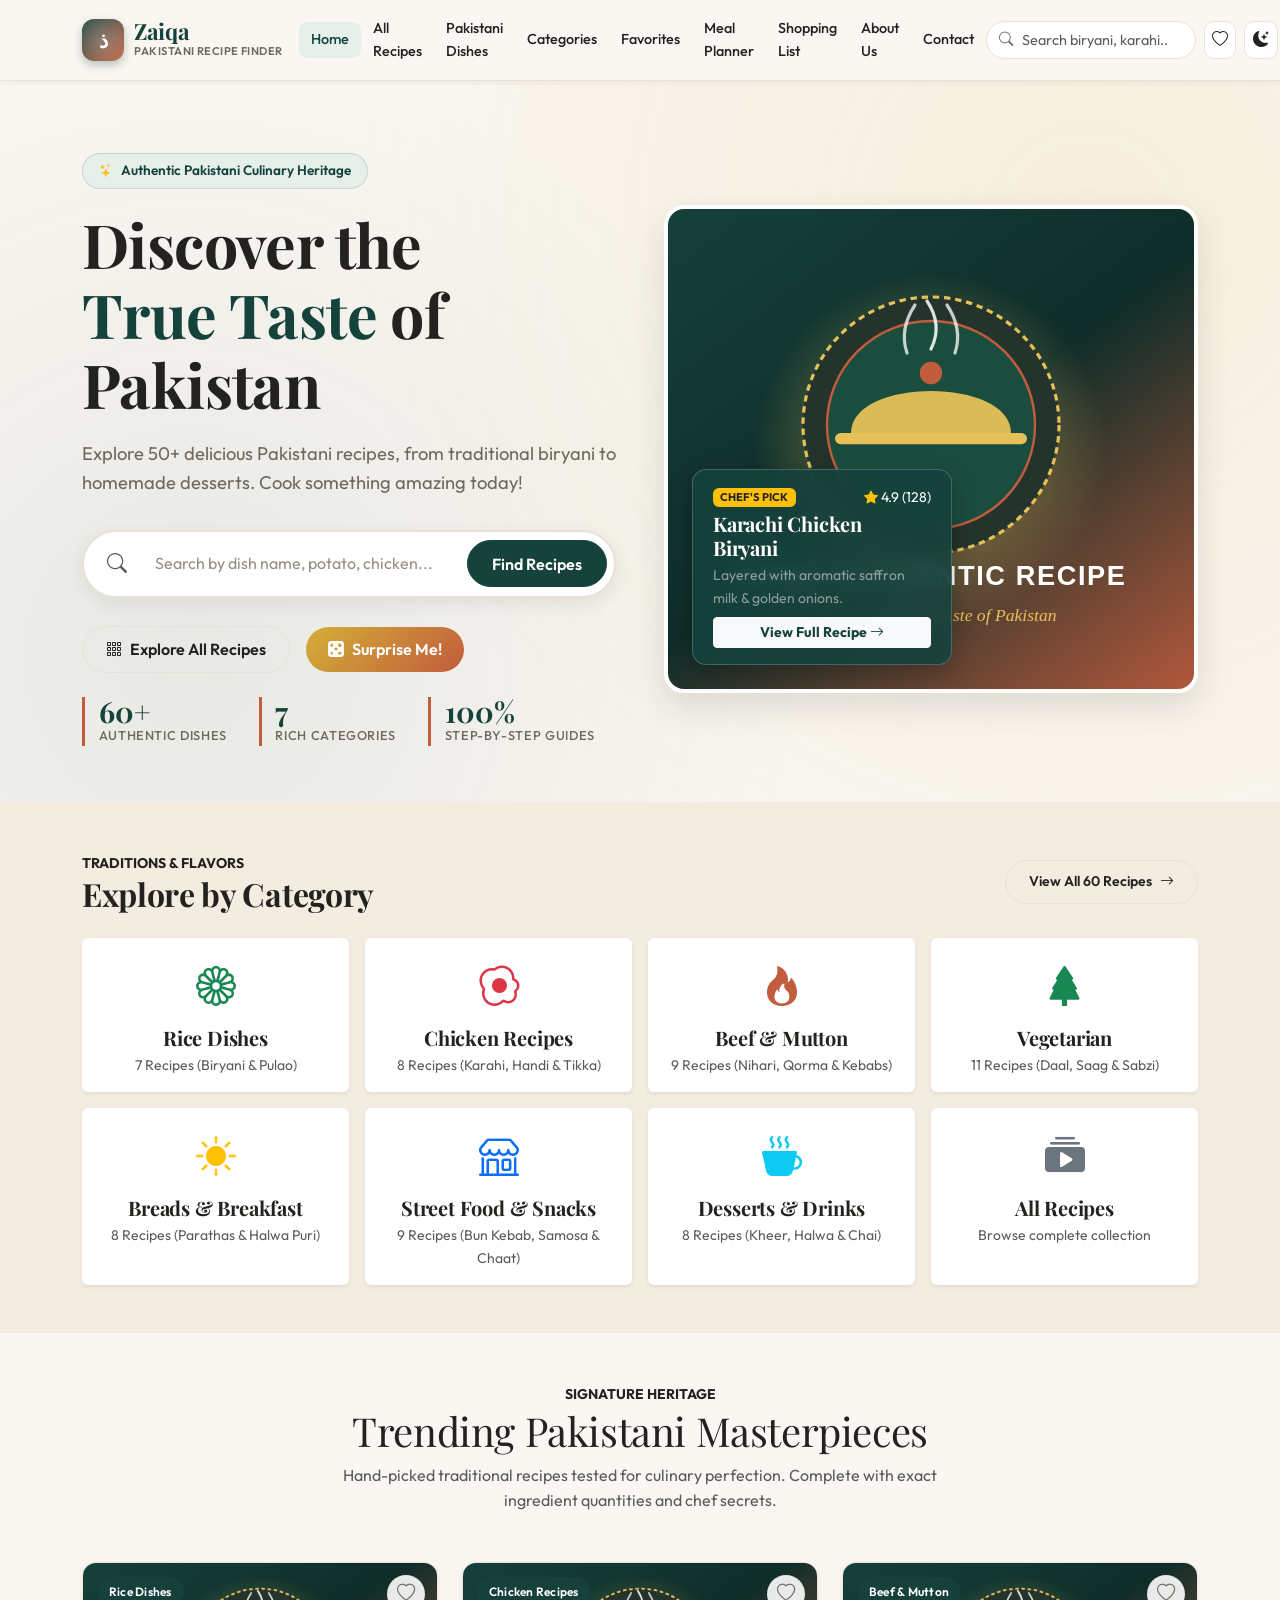
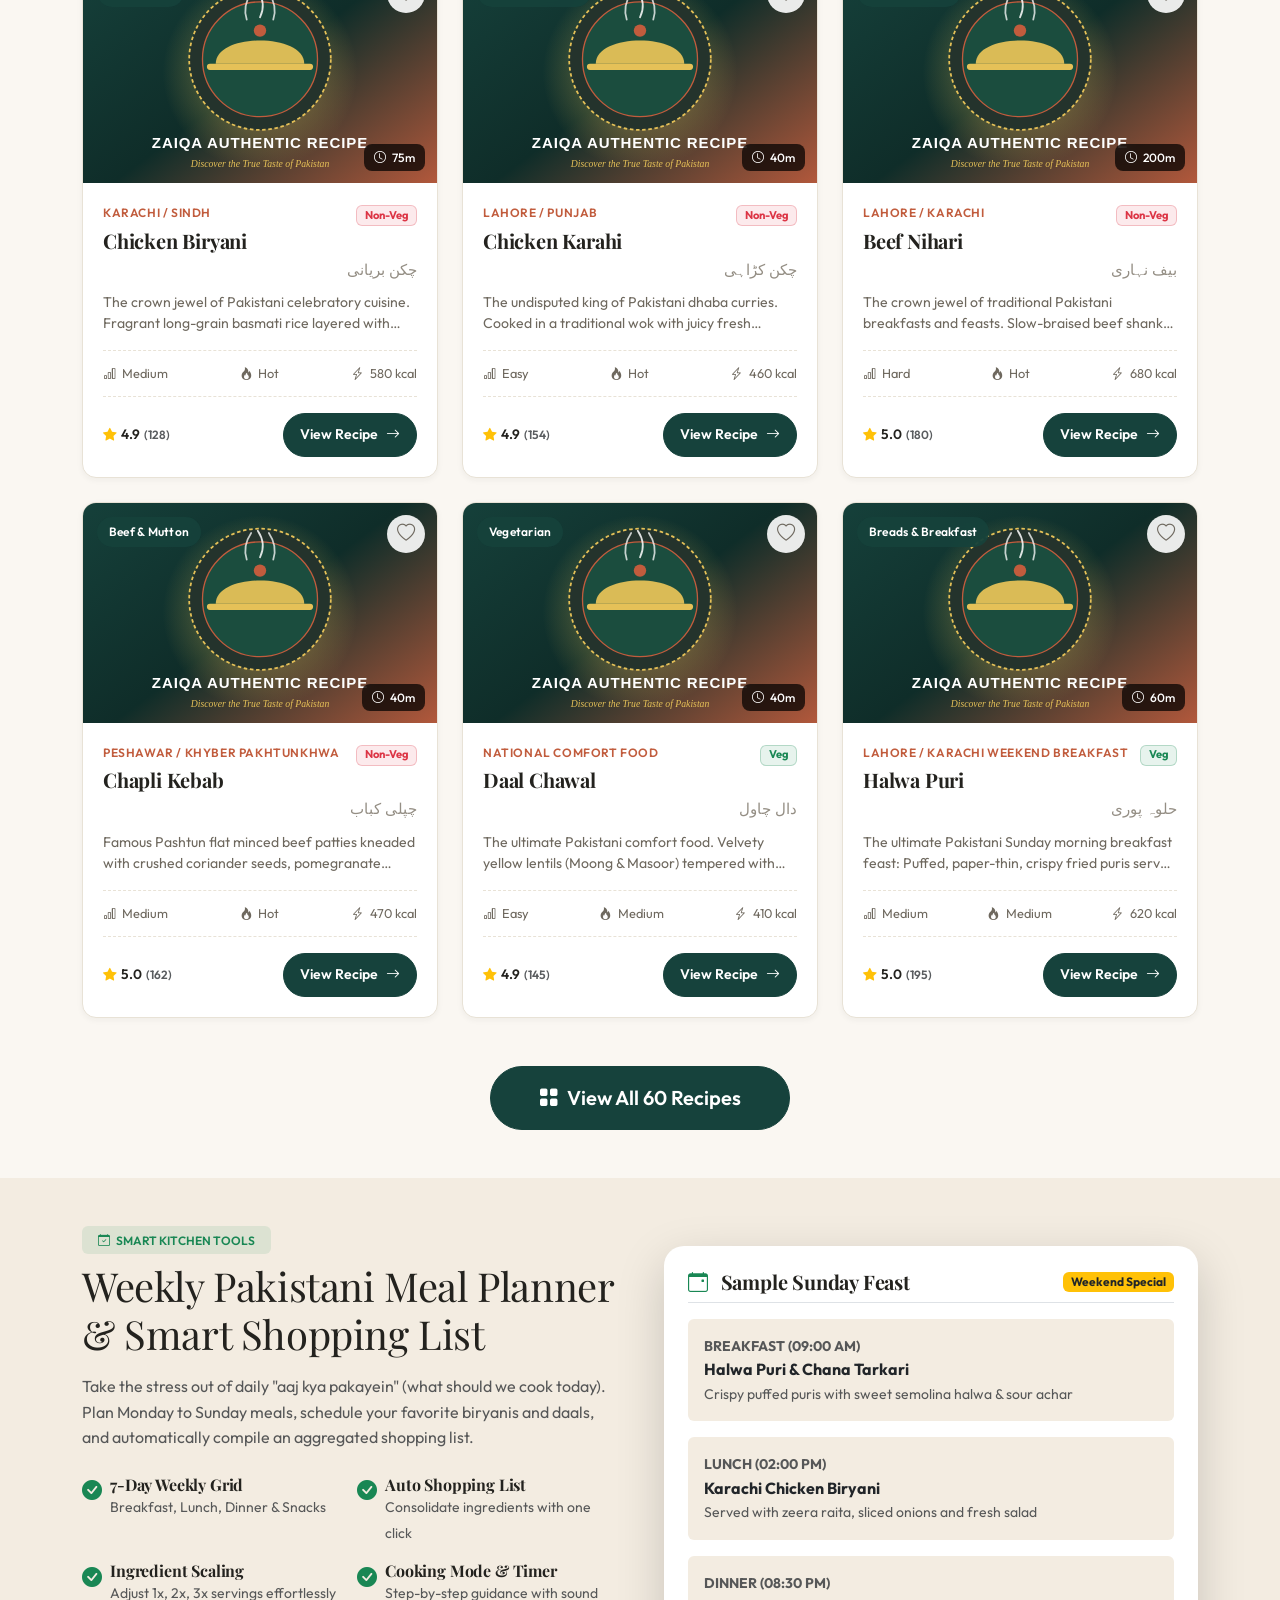
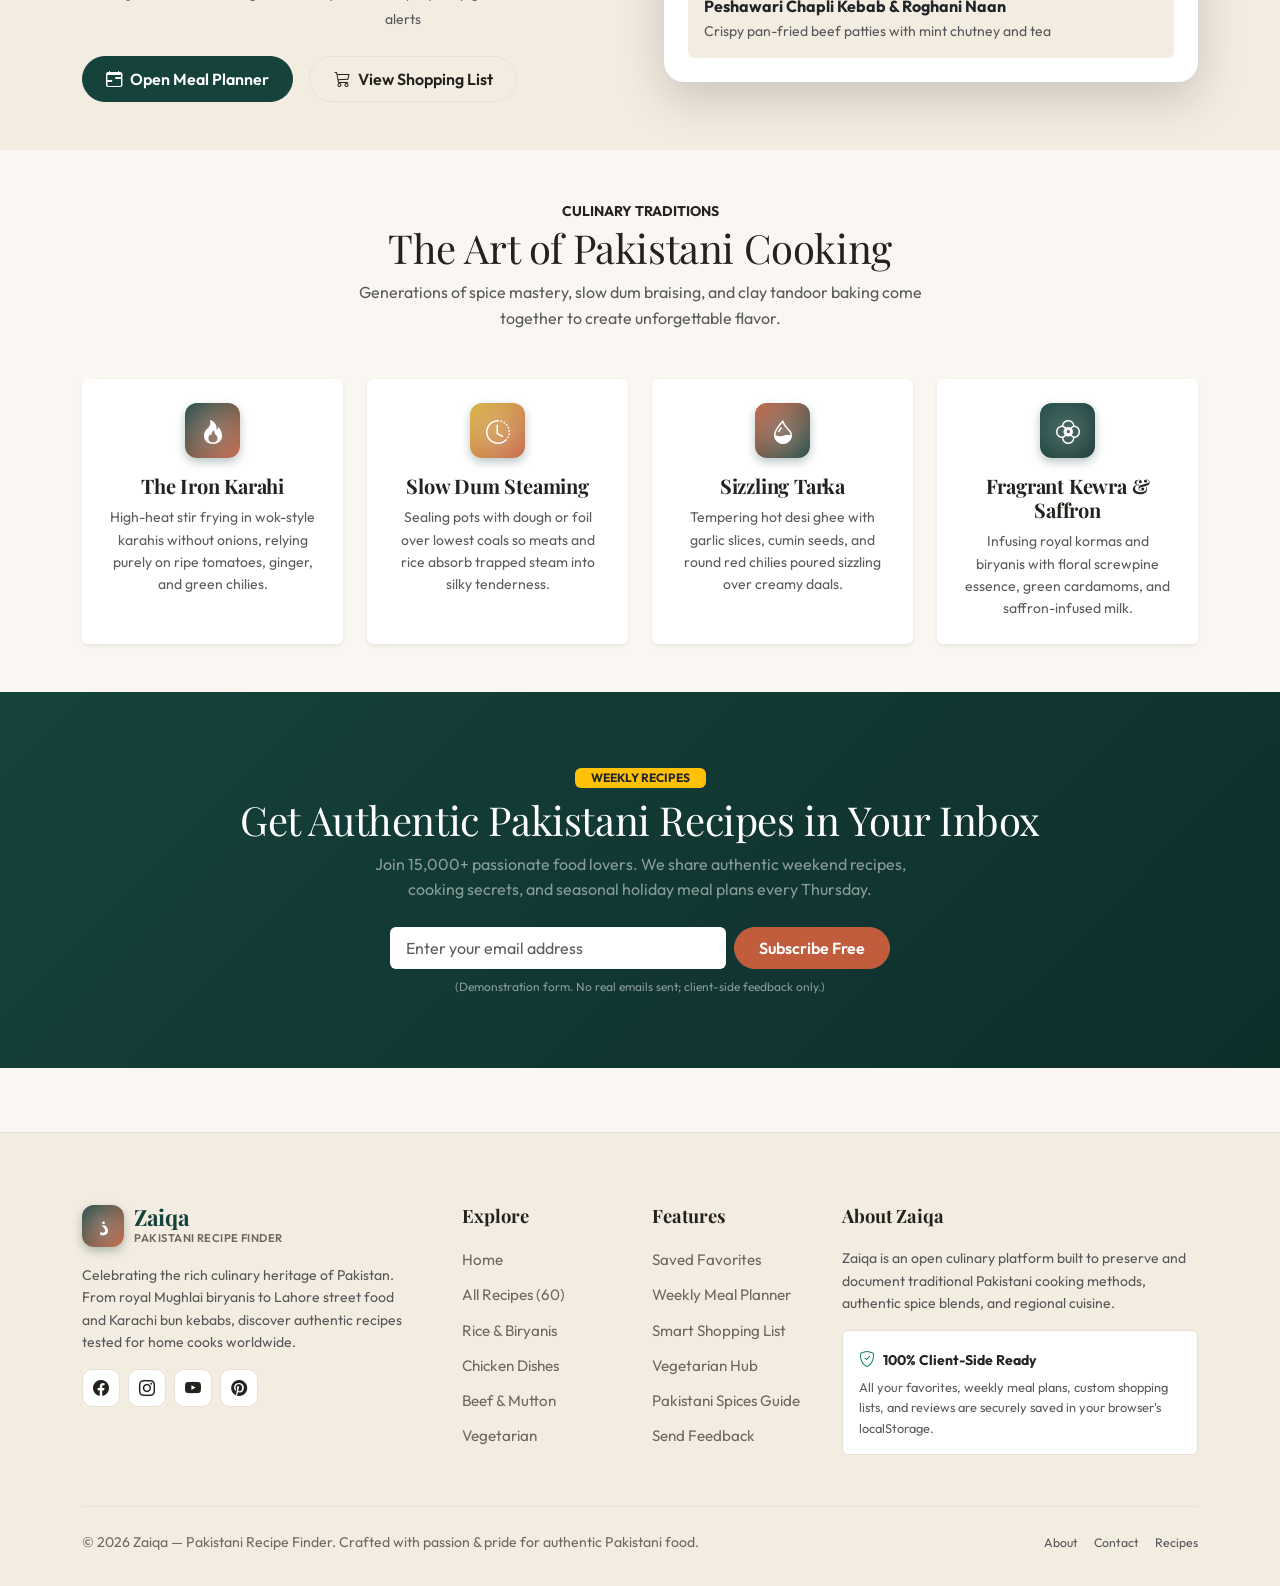
<file: index.html>
<!DOCTYPE html>
<html lang="en" data-bs-theme="light">
<head>
  <meta charset="UTF-8">
  <meta name="viewport" content="width=device-width, initial-scale=1.0">
  <title>Zaiqa — Pakistani Recipe Finder | Discover Authentic Pakistani Cuisine</title>
  <meta name="description" content="Discover 60+ authentic Pakistani recipes with step-by-step cooking instructions, ingredient scaling, weekly meal planning, and smart shopping lists.">
  <meta name="keywords" content="Pakistani recipes, Biryani, Karahi, Nihari, Halwa Puri, Pakistani food, desi cooking, meal planner">

  <!-- Favicon -->
  <link rel="icon" href="images/placeholder.svg" type="image/svg+xml">

  <!-- Bootstrap 5 CSS -->
  <link href="https://cdn.jsdelivr.net/npm/bootstrap@5.3.3/dist/css/bootstrap.min.css" rel="stylesheet">
  <!-- Bootstrap Icons -->
  <link href="https://cdn.jsdelivr.net/npm/bootstrap-icons@1.11.3/font/bootstrap-icons.min.css" rel="stylesheet">
  <!-- Custom Stylesheet -->
  <link href="css/style.css" rel="stylesheet">
</head>
<body>

  <!-- ==========================================
       Sticky Navigation Bar
       ========================================== -->
  <nav class="navbar navbar-expand-lg sticky-top navbar-zaiqa" id="mainNavbar">
    <div class="container">
      <a class="navbar-brand navbar-brand-wrapper" href="index.html" aria-label="Zaiqa Homepage">
        <div class="brand-emblem">ذ</div>
        <div>
          <span class="brand-title">Zaiqa</span>
          <span class="brand-subtitle d-none d-sm-block">Pakistani Recipe Finder</span>
        </div>
      </a>

      <!-- Mobile actions -->
      <div class="d-flex align-items-center gap-2 d-lg-none">
        <a href="favorites.html" class="nav-action-btn" title="Saved Favorites" aria-label="Favorites">
          <i class="bi bi-heart"></i>
          <span class="nav-badge favorites-count-badge" style="display: none;">0</span>
        </a>
        <button type="button" class="nav-action-btn theme-toggle-btn" title="Toggle Dark/Light Mode" aria-label="Toggle Theme">
          <i class="bi bi-moon-stars-fill theme-icon"></i>
        </button>
        <button class="navbar-toggler border-0 shadow-none p-1" type="button" data-bs-toggle="collapse" data-bs-target="#navbarContent" aria-controls="navbarContent" aria-expanded="false" aria-label="Toggle navigation">
          <i class="bi bi-list fs-2"></i>
        </button>
      </div>

      <!-- Nav Links & Search -->
      <div class="collapse navbar-collapse" id="navbarContent">
        <ul class="navbar-nav mx-auto mb-2 mb-lg-0 align-items-lg-center">
          <li class="nav-item">
            <a class="nav-link active" href="index.html">Home</a>
          </li>
          <li class="nav-item">
            <a class="nav-link" href="recipes.html">All Recipes</a>
          </li>
          <li class="nav-item">
            <a class="nav-link" href="recipes.html?category=Rice+Dishes">Pakistani Dishes</a>
          </li>
          <li class="nav-item">
            <a class="nav-link" href="recipes.html#categoriesSection">Categories</a>
          </li>
          <li class="nav-item">
            <a class="nav-link" href="favorites.html">Favorites</a>
          </li>
          <li class="nav-item">
            <a class="nav-link" href="meal-planner.html">Meal Planner</a>
          </li>
          <li class="nav-item">
            <a class="nav-link" href="shopping-list.html">Shopping List</a>
          </li>
          <li class="nav-item">
            <a class="nav-link" href="about.html">About Us</a>
          </li>
          <li class="nav-item">
            <a class="nav-link" href="contact.html">Contact</a>
          </li>
        </ul>

        <!-- Desktop Search & Action Icons -->
        <div class="d-none d-lg-flex align-items-center gap-2">
          <form class="global-search-form nav-search-form" action="recipes.html" method="GET">
            <i class="bi bi-search nav-search-icon"></i>
            <input type="search" class="form-control nav-search-input" name="search" placeholder="Search biryani, karahi..." aria-label="Search recipes">
          </form>

          <a href="favorites.html" class="nav-action-btn" title="Saved Favorites" aria-label="View Favorites">
            <i class="bi bi-heart"></i>
            <span class="nav-badge favorites-count-badge" style="display: none;">0</span>
          </a>

          <button type="button" class="nav-action-btn theme-toggle-btn" title="Toggle Dark/Light Mode" aria-label="Toggle Theme">
            <i class="bi bi-moon-stars-fill theme-icon"></i>
          </button>
        </div>
      </div>
    </div>
  </nav>

  <!-- ==========================================
       Homepage Hero Section
       ========================================== -->
  <header class="hero-section">
    <div class="container">
      <div class="row align-items-center g-5">
        <div class="col-lg-6">
          <div class="hero-badge">
            <i class="bi bi-stars text-warning"></i> Authentic Pakistani Culinary Heritage
          </div>
          <h1 class="hero-title">
            Discover the <span class="highlight">True Taste</span> of Pakistan
          </h1>
          <p class="hero-subtitle">
            Explore 50+ delicious Pakistani recipes, from traditional biryani to homemade desserts. Cook something amazing today!
          </p>

          <!-- Search Input in Hero -->
          <form class="hero-search-wrapper global-search-form" action="recipes.html" method="GET">
            <i class="bi bi-search fs-5 text-muted ms-3"></i>
            <input type="text" class="hero-search-input" name="search" placeholder="Search by dish name, potato, chicken..." aria-label="Search recipes">
            <button type="submit" class="btn btn-primary-zaiqa px-4">Find Recipes</button>
          </form>

          <!-- Action buttons -->
          <div class="d-flex flex-wrap align-items-center gap-3">
            <a href="recipes.html" class="btn btn-outline-zaiqa">
              <i class="bi bi-grid-3x3-gap"></i> Explore All Recipes
            </a>
            <button type="button" class="btn btn-surprise" onclick="triggerSurpriseRecipe()">
              <i class="bi bi-dice-5-fill"></i> Surprise Me!
            </button>
          </div>

          <!-- Statistics -->
          <div class="hero-stats">
            <div class="hero-stat-item">
              <div class="hero-stat-number">60+</div>
              <div class="hero-stat-label">Authentic Dishes</div>
            </div>
            <div class="hero-stat-item">
              <div class="hero-stat-number">7</div>
              <div class="hero-stat-label">Rich Categories</div>
            </div>
            <div class="hero-stat-item">
              <div class="hero-stat-number">100%</div>
              <div class="hero-stat-label">Step-by-Step Guides</div>
            </div>
          </div>
        </div>

        <div class="col-lg-6">
          <div class="hero-image-wrapper">
            <img 
              src="https://images.unsplash.com/photo-1563379091339-03b21ab4a4f8?auto=format&fit=crop&w=900&q=80" 
              alt="Authentic Royal Chicken Biryani" 
              loading="eager"
              onerror="this.src='images/placeholder.svg';"
            >
            <div class="hero-floating-card">
              <div class="d-flex align-items-center justify-content-between mb-1">
                <span class="badge bg-warning text-dark fw-bold" style="font-size: 0.7rem;">CHEF'S PICK</span>
                <span class="small"><i class="bi bi-star-fill text-warning"></i> 4.9 (128)</span>
              </div>
              <h5 class="mb-1 font-serif text-white">Karachi Chicken Biryani</h5>
              <p class="small text-white-50 mb-2">Layered with aromatic saffron milk & golden onions.</p>
              <a href="recipe.html?id=chicken-biryani" class="btn btn-sm btn-light py-1 px-3 fw-bold w-100" style="color: var(--primary-green);">
                View Full Recipe <i class="bi bi-arrow-right"></i>
              </a>
            </div>
          </div>
        </div>
      </div>
    </div>
  </header>

  <!-- ==========================================
       Popular Categories Bar
       ========================================== -->
  <section class="py-5" id="categoriesSection" style="background-color: var(--bg-secondary);">
    <div class="container">
      <div class="d-flex flex-column flex-md-row justify-content-between align-items-md-center mb-4">
        <div>
          <span class="text-uppercase fw-bold text-terracotta small tracking-wide">Traditions & Flavors</span>
          <h2 class="mb-0">Explore by Category</h2>
        </div>
        <a href="recipes.html" class="btn btn-sm btn-outline-zaiqa mt-2 mt-md-0 align-self-start align-self-md-auto">
          View All 60 Recipes <i class="bi bi-arrow-right"></i>
        </a>
      </div>

      <div class="row g-3">
        <div class="col-6 col-md-4 col-lg-3">
          <a href="recipes.html?category=Rice+Dishes" class="card border-0 shadow-sm p-3 text-center h-100 text-decoration-none" style="background-color: var(--bg-card); transition: all 0.2s;">
            <div class="fs-1 mb-2 text-success"><i class="bi bi-flower1"></i></div>
            <h5 class="mb-1 font-serif">Rice Dishes</h5>
            <span class="small text-muted">7 Recipes (Biryani & Pulao)</span>
          </a>
        </div>
        <div class="col-6 col-md-4 col-lg-3">
          <a href="recipes.html?category=Chicken+Recipes" class="card border-0 shadow-sm p-3 text-center h-100 text-decoration-none" style="background-color: var(--bg-card); transition: all 0.2s;">
            <div class="fs-1 mb-2 text-danger"><i class="bi bi-egg-fried"></i></div>
            <h5 class="mb-1 font-serif">Chicken Recipes</h5>
            <span class="small text-muted">8 Recipes (Karahi, Handi & Tikka)</span>
          </a>
        </div>
        <div class="col-6 col-md-4 col-lg-3">
          <a href="recipes.html?category=Beef+%26+Mutton" class="card border-0 shadow-sm p-3 text-center h-100 text-decoration-none" style="background-color: var(--bg-card); transition: all 0.2s;">
            <div class="fs-1 mb-2" style="color: var(--terracotta);"><i class="bi bi-fire"></i></div>
            <h5 class="mb-1 font-serif">Beef & Mutton</h5>
            <span class="small text-muted">9 Recipes (Nihari, Qorma & Kebabs)</span>
          </a>
        </div>
        <div class="col-6 col-md-4 col-lg-3">
          <a href="recipes.html?category=Vegetarian" class="card border-0 shadow-sm p-3 text-center h-100 text-decoration-none" style="background-color: var(--bg-card); transition: all 0.2s;">
            <div class="fs-1 mb-2 text-success"><i class="bi bi-tree-fill"></i></div>
            <h5 class="mb-1 font-serif">Vegetarian</h5>
            <span class="small text-muted">11 Recipes (Daal, Saag & Sabzi)</span>
          </a>
        </div>
        <div class="col-6 col-md-4 col-lg-3">
          <a href="recipes.html?category=Breads+%26+Breakfast" class="card border-0 shadow-sm p-3 text-center h-100 text-decoration-none" style="background-color: var(--bg-card); transition: all 0.2s;">
            <div class="fs-1 mb-2 text-warning"><i class="bi bi-sun-fill"></i></div>
            <h5 class="mb-1 font-serif">Breads & Breakfast</h5>
            <span class="small text-muted">8 Recipes (Parathas & Halwa Puri)</span>
          </a>
        </div>
        <div class="col-6 col-md-4 col-lg-3">
          <a href="recipes.html?category=Street+Food+%26+Snacks" class="card border-0 shadow-sm p-3 text-center h-100 text-decoration-none" style="background-color: var(--bg-card); transition: all 0.2s;">
            <div class="fs-1 mb-2 text-primary"><i class="bi bi-shop"></i></div>
            <h5 class="mb-1 font-serif">Street Food & Snacks</h5>
            <span class="small text-muted">9 Recipes (Bun Kebab, Samosa & Chaat)</span>
          </a>
        </div>
        <div class="col-6 col-md-4 col-lg-3">
          <a href="recipes.html?category=Desserts+%26+Drinks" class="card border-0 shadow-sm p-3 text-center h-100 text-decoration-none" style="background-color: var(--bg-card); transition: all 0.2s;">
            <div class="fs-1 mb-2 text-info"><i class="bi bi-cup-hot-fill"></i></div>
            <h5 class="mb-1 font-serif">Desserts & Drinks</h5>
            <span class="small text-muted">8 Recipes (Kheer, Halwa & Chai)</span>
          </a>
        </div>
        <div class="col-6 col-md-4 col-lg-3">
          <a href="recipes.html" class="card border-0 shadow-sm p-3 text-center h-100 text-decoration-none" style="background-color: var(--bg-card); transition: all 0.2s;">
            <div class="fs-1 mb-2 text-secondary"><i class="bi bi-collection-play-fill"></i></div>
            <h5 class="mb-1 font-serif">All Recipes</h5>
            <span class="small text-muted">Browse complete collection</span>
          </a>
        </div>
      </div>
    </div>
  </section>

  <!-- ==========================================
       Featured Traditional Dishes
       ========================================== -->
  <section class="py-5">
    <div class="container">
      <div class="text-center mb-5">
        <span class="text-uppercase fw-bold text-terracotta small tracking-wide">Signature Heritage</span>
        <h2 class="display-6">Trending Pakistani Masterpieces</h2>
        <p class="text-muted mx-auto" style="max-width: 620px;">
          Hand-picked traditional recipes tested for culinary perfection. Complete with exact ingredient quantities and chef secrets.
        </p>
      </div>

      <div class="row g-4" id="featuredRecipesGrid">
        <!-- Rendered dynamically via inline helper or JS -->
      </div>

      <div class="text-center mt-5">
        <a href="recipes.html" class="btn btn-primary-zaiqa px-5 py-3 fs-5">
          <i class="bi bi-grid-fill"></i> View All 60 Recipes
        </a>
      </div>
    </div>
  </section>

  <!-- ==========================================
       Interactive Meal Planner & Feature Banner
       ========================================== -->
  <section class="py-5" style="background-color: var(--bg-secondary);">
    <div class="container">
      <div class="row align-items-center g-5">
        <div class="col-lg-6">
          <span class="badge bg-success bg-opacity-10 text-success mb-2 px-3 py-2 fw-semibold">
            <i class="bi bi-calendar-check me-1"></i> SMART KITCHEN TOOLS
          </span>
          <h2 class="display-6 mb-3">Weekly Pakistani Meal Planner & Smart Shopping List</h2>
          <p class="text-muted mb-4 leading-relaxed">
            Take the stress out of daily "aaj kya pakayein" (what should we cook today). Plan Monday to Sunday meals, schedule your favorite biryanis and daals, and automatically compile an aggregated shopping list.
          </p>
          <div class="row g-3 mb-4">
            <div class="col-sm-6">
              <div class="d-flex align-items-start gap-2">
                <i class="bi bi-check-circle-fill text-success fs-5"></i>
                <div>
                  <h6 class="mb-0 fw-bold font-serif">7-Day Weekly Grid</h6>
                  <small class="text-muted">Breakfast, Lunch, Dinner & Snacks</small>
                </div>
              </div>
            </div>
            <div class="col-sm-6">
              <div class="d-flex align-items-start gap-2">
                <i class="bi bi-check-circle-fill text-success fs-5"></i>
                <div>
                  <h6 class="mb-0 fw-bold font-serif">Auto Shopping List</h6>
                  <small class="text-muted">Consolidate ingredients with one click</small>
                </div>
              </div>
            </div>
            <div class="col-sm-6">
              <div class="d-flex align-items-start gap-2">
                <i class="bi bi-check-circle-fill text-success fs-5"></i>
                <div>
                  <h6 class="mb-0 fw-bold font-serif">Ingredient Scaling</h6>
                  <small class="text-muted">Adjust 1x, 2x, 3x servings effortlessly</small>
                </div>
              </div>
            </div>
            <div class="col-sm-6">
              <div class="d-flex align-items-start gap-2">
                <i class="bi bi-check-circle-fill text-success fs-5"></i>
                <div>
                  <h6 class="mb-0 fw-bold font-serif">Cooking Mode & Timer</h6>
                  <small class="text-muted">Step-by-step guidance with sound alerts</small>
                </div>
              </div>
            </div>
          </div>
          <div class="d-flex flex-wrap gap-3">
            <a href="meal-planner.html" class="btn btn-primary-zaiqa">
              <i class="bi bi-calendar-range"></i> Open Meal Planner
            </a>
            <a href="shopping-list.html" class="btn btn-outline-zaiqa">
              <i class="bi bi-cart3"></i> View Shopping List
            </a>
          </div>
        </div>

        <div class="col-lg-6">
          <div class="card border-0 shadow-lg p-4" style="background-color: var(--bg-card); border-radius: var(--radius-lg);">
            <div class="d-flex justify-content-between align-items-center mb-3 pb-2 border-bottom">
              <h5 class="mb-0 font-serif"><i class="bi bi-calendar-event text-success me-2"></i> Sample Sunday Feast</h5>
              <span class="badge bg-warning text-dark">Weekend Special</span>
            </div>
            <div class="mb-3 p-3 rounded" style="background-color: var(--bg-secondary);">
              <div class="small text-muted fw-bold text-uppercase">Breakfast (09:00 AM)</div>
              <div class="fw-bold fs-6">Halwa Puri & Chana Tarkari</div>
              <div class="small text-muted">Crispy puffed puris with sweet semolina halwa & sour achar</div>
            </div>
            <div class="mb-3 p-3 rounded" style="background-color: var(--bg-secondary);">
              <div class="small text-muted fw-bold text-uppercase">Lunch (02:00 PM)</div>
              <div class="fw-bold fs-6">Karachi Chicken Biryani</div>
              <div class="small text-muted">Served with zeera raita, sliced onions and fresh salad</div>
            </div>
            <div class="p-3 rounded" style="background-color: var(--bg-secondary);">
              <div class="small text-muted fw-bold text-uppercase">Dinner (08:30 PM)</div>
              <div class="fw-bold fs-6">Peshawari Chapli Kebab & Roghani Naan</div>
              <div class="small text-muted">Crispy pan-fried beef patties with mint chutney and tea</div>
            </div>
          </div>
        </div>
      </div>
    </div>
  </section>

  <!-- ==========================================
       The 4 Pillars of Pakistani Flavors
       ========================================== -->
  <section class="py-5">
    <div class="container">
      <div class="text-center mb-5">
        <span class="text-uppercase fw-bold text-terracotta small tracking-wide">Culinary Traditions</span>
        <h2 class="display-6">The Art of Pakistani Cooking</h2>
        <p class="text-muted mx-auto" style="max-width: 600px;">
          Generations of spice mastery, slow dum braising, and clay tandoor baking come together to create unforgettable flavor.
        </p>
      </div>

      <div class="row g-4">
        <div class="col-md-6 col-lg-3">
          <div class="card border-0 shadow-sm p-4 h-100 text-center" style="background-color: var(--bg-card);">
            <div class="brand-emblem mx-auto mb-3" style="width: 55px; height: 55px;">
              <i class="bi bi-fire fs-4"></i>
            </div>
            <h5 class="font-serif">The Iron Karahi</h5>
            <p class="text-muted small mb-0">High-heat stir frying in wok-style karahis without onions, relying purely on ripe tomatoes, ginger, and green chilies.</p>
          </div>
        </div>
        <div class="col-md-6 col-lg-3">
          <div class="card border-0 shadow-sm p-4 h-100 text-center" style="background-color: var(--bg-card);">
            <div class="brand-emblem mx-auto mb-3" style="width: 55px; height: 55px; background: linear-gradient(135deg, var(--gold), var(--terracotta));">
              <i class="bi bi-clock-history fs-4"></i>
            </div>
            <h5 class="font-serif">Slow Dum Steaming</h5>
            <p class="text-muted small mb-0">Sealing pots with dough or foil over lowest coals so meats and rice absorb trapped steam into silky tenderness.</p>
          </div>
        </div>
        <div class="col-md-6 col-lg-3">
          <div class="card border-0 shadow-sm p-4 h-100 text-center" style="background-color: var(--bg-card);">
            <div class="brand-emblem mx-auto mb-3" style="width: 55px; height: 55px; background: linear-gradient(135deg, var(--terracotta), var(--primary-green));">
              <i class="bi bi-droplet-half fs-4"></i>
            </div>
            <h5 class="font-serif">Sizzling Tarka</h5>
            <p class="text-muted small mb-0">Tempering hot desi ghee with garlic slices, cumin seeds, and round red chilies poured sizzling over creamy daals.</p>
          </div>
        </div>
        <div class="col-md-6 col-lg-3">
          <div class="card border-0 shadow-sm p-4 h-100 text-center" style="background-color: var(--bg-card);">
            <div class="brand-emblem mx-auto mb-3" style="width: 55px; height: 55px; background: linear-gradient(135deg, var(--primary-green), #0E2E2A);">
              <i class="bi bi-flower2 fs-4"></i>
            </div>
            <h5 class="font-serif">Fragrant Kewra & Saffron</h5>
            <p class="text-muted small mb-0">Infusing royal kormas and biryanis with floral screwpine essence, green cardamoms, and saffron-infused milk.</p>
          </div>
        </div>
      </div>
    </div>
  </section>

  <!-- ==========================================
       Newsletter Subscription Section
       ========================================== -->
  <section class="py-5" style="background: linear-gradient(135deg, var(--primary-green), #0E2E2A); color: #FFFFFF;">
    <div class="container text-center py-4">
      <span class="badge bg-warning text-dark mb-2 px-3 py-1 fw-bold">WEEKLY RECIPES</span>
      <h2 class="display-6 text-white mb-2">Get Authentic Pakistani Recipes in Your Inbox</h2>
      <p class="text-white-50 mx-auto mb-4" style="max-width: 550px;">
        Join 15,000+ passionate food lovers. We share authentic weekend recipes, cooking secrets, and seasonal holiday meal plans every Thursday.
      </p>
      <form class="newsletter-form d-flex flex-column flex-sm-row justify-content-center gap-2 mx-auto" style="max-width: 500px;">
        <input type="email" class="form-control px-3 py-2 border-0" placeholder="Enter your email address" required aria-label="Email for newsletter">
        <button type="submit" class="btn btn-terracotta px-4 py-2 text-nowrap">Subscribe Free</button>
      </form>
      <small class="text-white-50 mt-2 d-block" style="font-size: 0.75rem;">(Demonstration form. No real emails sent; client-side feedback only.)</small>
    </div>
  </section>

  <!-- ==========================================
       Master Footer
       ========================================== -->
  <footer class="footer-zaiqa">
    <div class="container">
      <div class="row g-4">
        <div class="col-lg-4">
          <div class="navbar-brand-wrapper mb-3">
            <div class="brand-emblem">ذ</div>
            <div>
              <span class="brand-title">Zaiqa</span>
              <span class="brand-subtitle">Pakistani Recipe Finder</span>
            </div>
          </div>
          <p class="text-muted small pe-lg-4">
            Celebrating the rich culinary heritage of Pakistan. From royal Mughlai biryanis to Lahore street food and Karachi bun kebabs, discover authentic recipes tested for home cooks worldwide.
          </p>
          <div class="d-flex gap-2">
            <a href="#" class="nav-action-btn" title="Facebook" aria-label="Facebook"><i class="bi bi-facebook"></i></a>
            <a href="#" class="nav-action-btn" title="Instagram" aria-label="Instagram"><i class="bi bi-instagram"></i></a>
            <a href="#" class="nav-action-btn" title="YouTube" aria-label="YouTube"><i class="bi bi-youtube"></i></a>
            <a href="#" class="nav-action-btn" title="Pinterest" aria-label="Pinterest"><i class="bi bi-pinterest"></i></a>
          </div>
        </div>

        <div class="col-6 col-md-3 col-lg-2">
          <h5 class="footer-heading">Explore</h5>
          <ul class="footer-links">
            <li><a href="index.html">Home</a></li>
            <li><a href="recipes.html">All Recipes (60)</a></li>
            <li><a href="recipes.html?category=Rice+Dishes">Rice & Biryanis</a></li>
            <li><a href="recipes.html?category=Chicken+Recipes">Chicken Dishes</a></li>
            <li><a href="recipes.html?category=Beef+%26+Mutton">Beef & Mutton</a></li>
            <li><a href="recipes.html?category=Vegetarian">Vegetarian</a></li>
          </ul>
        </div>

        <div class="col-6 col-md-3 col-lg-2">
          <h5 class="footer-heading">Features</h5>
          <ul class="footer-links">
            <li><a href="favorites.html">Saved Favorites</a></li>
            <li><a href="meal-planner.html">Weekly Meal Planner</a></li>
            <li><a href="shopping-list.html">Smart Shopping List</a></li>
            <li><a href="recipes.html?diet=veg">Vegetarian Hub</a></li>
            <li><a href="about.html">Pakistani Spices Guide</a></li>
            <li><a href="contact.html">Send Feedback</a></li>
          </ul>
        </div>

        <div class="col-md-6 col-lg-4">
          <h5 class="footer-heading">About Zaiqa</h5>
          <p class="text-muted small mb-3">
            Zaiqa is an open culinary platform built to preserve and document traditional Pakistani cooking methods, authentic spice blends, and regional cuisine.
          </p>
          <div class="p-3 rounded border" style="background-color: var(--bg-card); border-color: var(--border-color) !important;">
            <div class="d-flex align-items-center gap-2 mb-1">
              <i class="bi bi-shield-check text-success"></i>
              <strong class="small">100% Client-Side Ready</strong>
            </div>
            <div class="small text-muted" style="font-size: 0.8rem;">
              All your favorites, weekly meal plans, custom shopping lists, and reviews are securely saved in your browser's localStorage.
            </div>
          </div>
        </div>
      </div>

      <div class="footer-bottom d-flex flex-column flex-md-row justify-content-between align-items-center gap-2">
        <div>
          © 2026 Zaiqa — Pakistani Recipe Finder. Crafted with passion & pride for authentic Pakistani food.
        </div>
        <div class="d-flex gap-3">
          <a href="about.html" class="text-muted text-decoration-none small">About</a>
          <a href="contact.html" class="text-muted text-decoration-none small">Contact</a>
          <a href="recipes.html" class="text-muted text-decoration-none small">Recipes</a>
        </div>
      </div>
    </div>
  </footer>

  <!-- Floating Back to Top Button -->
  <button type="button" class="back-to-top" id="backToTopBtn" title="Back to top" aria-label="Back to top">
    <i class="bi bi-arrow-up"></i>
  </button>

  <!-- Toast Notification Container -->
  <div id="toast-container" aria-live="polite"></div>

  <!-- Bootstrap 5 JS Bundle -->
  <script src="https://cdn.jsdelivr.net/npm/bootstrap@5.3.3/dist/js/bootstrap.bundle.min.js"></script>

  <!-- Database & Core JS -->
  <script src="js/recipes.js"></script>
  <script src="js/main.js"></script>

  <!-- Inline script to populate featured trending recipes on homepage -->
  <script>
    document.addEventListener("DOMContentLoaded", () => {
      const featuredContainer = document.getElementById("featuredRecipesGrid");
      if (!featuredContainer || !window.RECIPES) return;

      // Select 6 top signature recipes
      const featuredIds = [
        "chicken-biryani",
        "chicken-karahi",
        "beef-nihari",
        "daal-chawal",
        "chapli-kebab",
        "halwa-puri"
      ];

      const featuredList = window.RECIPES.filter(r => featuredIds.includes(r.id));
      const favorites = (function() {
        try { return JSON.parse(localStorage.getItem("zaiqa_favorites") || "[]"); }
        catch(e) { return []; }
      })();

      featuredContainer.innerHTML = featuredList.map(recipe => {
        const isFav = favorites.includes(recipe.id);
        return `
          <div class="col-12 col-md-6 col-lg-4 d-flex align-items-stretch">
            <div class="recipe-card w-100">
              <div class="recipe-card-img-wrapper">
                <img src="${recipe.image}" alt="${recipe.name}" class="recipe-card-img" loading="lazy" onerror="this.src='images/placeholder.svg';">
                <span class="recipe-badge-category">${recipe.category}</span>
                <button type="button" class="recipe-favorite-btn ${isFav ? 'active' : ''}" data-id="${recipe.id}" title="Toggle Favorite">
                  <i class="bi ${isFav ? 'bi-heart-fill' : 'bi-heart'}"></i>
                </button>
                <span class="recipe-badge-time"><i class="bi bi-clock"></i> ${recipe.totalTime}m</span>
              </div>
              <div class="recipe-card-body">
                <div class="d-flex justify-content-between align-items-center">
                  <span class="recipe-card-region">${recipe.region}</span>
                  <span class="badge ${recipe.isVegetarian ? 'bg-success' : 'bg-danger'} bg-opacity-10 text-${recipe.isVegetarian ? 'success' : 'danger'} border border-${recipe.isVegetarian ? 'success' : 'danger'} border-opacity-25" style="font-size: 0.7rem;">
                    ${recipe.isVegetarian ? 'Veg' : 'Non-Veg'}
                  </span>
                </div>
                <h3 class="recipe-card-title">${recipe.name}</h3>
                <div class="recipe-card-urdu">${recipe.urduName}</div>
                <p class="recipe-card-desc">${recipe.description}</p>
                <div class="recipe-card-meta">
                  <div class="recipe-meta-item"><i class="bi bi-bar-chart"></i> ${recipe.difficulty}</div>
                  <div class="recipe-meta-item"><i class="bi bi-fire"></i> ${recipe.spiceLevel}</div>
                  <div class="recipe-meta-item"><i class="bi bi-lightning-charge"></i> ${recipe.calories} kcal</div>
                </div>
                <div class="recipe-card-footer">
                  <div class="recipe-rating">
                    <i class="bi bi-star-fill text-warning"></i>
                    <span>${recipe.rating.toFixed(1)}</span>
                    <span class="text-muted small">(${recipe.reviewCount})</span>
                  </div>
                  <a href="recipe.html?id=${recipe.id}" class="btn btn-sm btn-primary-zaiqa px-3">
                    View Recipe <i class="bi bi-arrow-right"></i>
                  </a>
                </div>
              </div>
            </div>
          </div>
        `;
      }).join("");

      // Bind favorite clicks
      featuredContainer.querySelectorAll(".recipe-favorite-btn").forEach(btn => {
        btn.addEventListener("click", (e) => {
          e.preventDefault();
          e.stopPropagation();
          const id = btn.getAttribute("data-id");
          let favs = [];
          try { favs = JSON.parse(localStorage.getItem("zaiqa_favorites") || "[]"); } catch(err){}
          const idx = favs.indexOf(id);
          const icon = btn.querySelector("i");
          const r = window.RECIPES.find(x => x.id === id);

          if (idx === -1) {
            favs.push(id);
            btn.classList.add("active", "pulse-heart");
            icon.className = "bi bi-heart-fill";
            showToast(`Added "${r.name}" to Favorites!`, "success");
          } else {
            favs.splice(idx, 1);
            btn.classList.remove("active", "pulse-heart");
            icon.className = "bi bi-heart";
            showToast(`Removed "${r.name}" from Favorites.`, "info");
          }
          localStorage.setItem("zaiqa_favorites", JSON.stringify(favs));
          window.dispatchEvent(new Event("favoritesUpdated"));
        });
      });
    });
  </script>
</body>
</html>
</file>
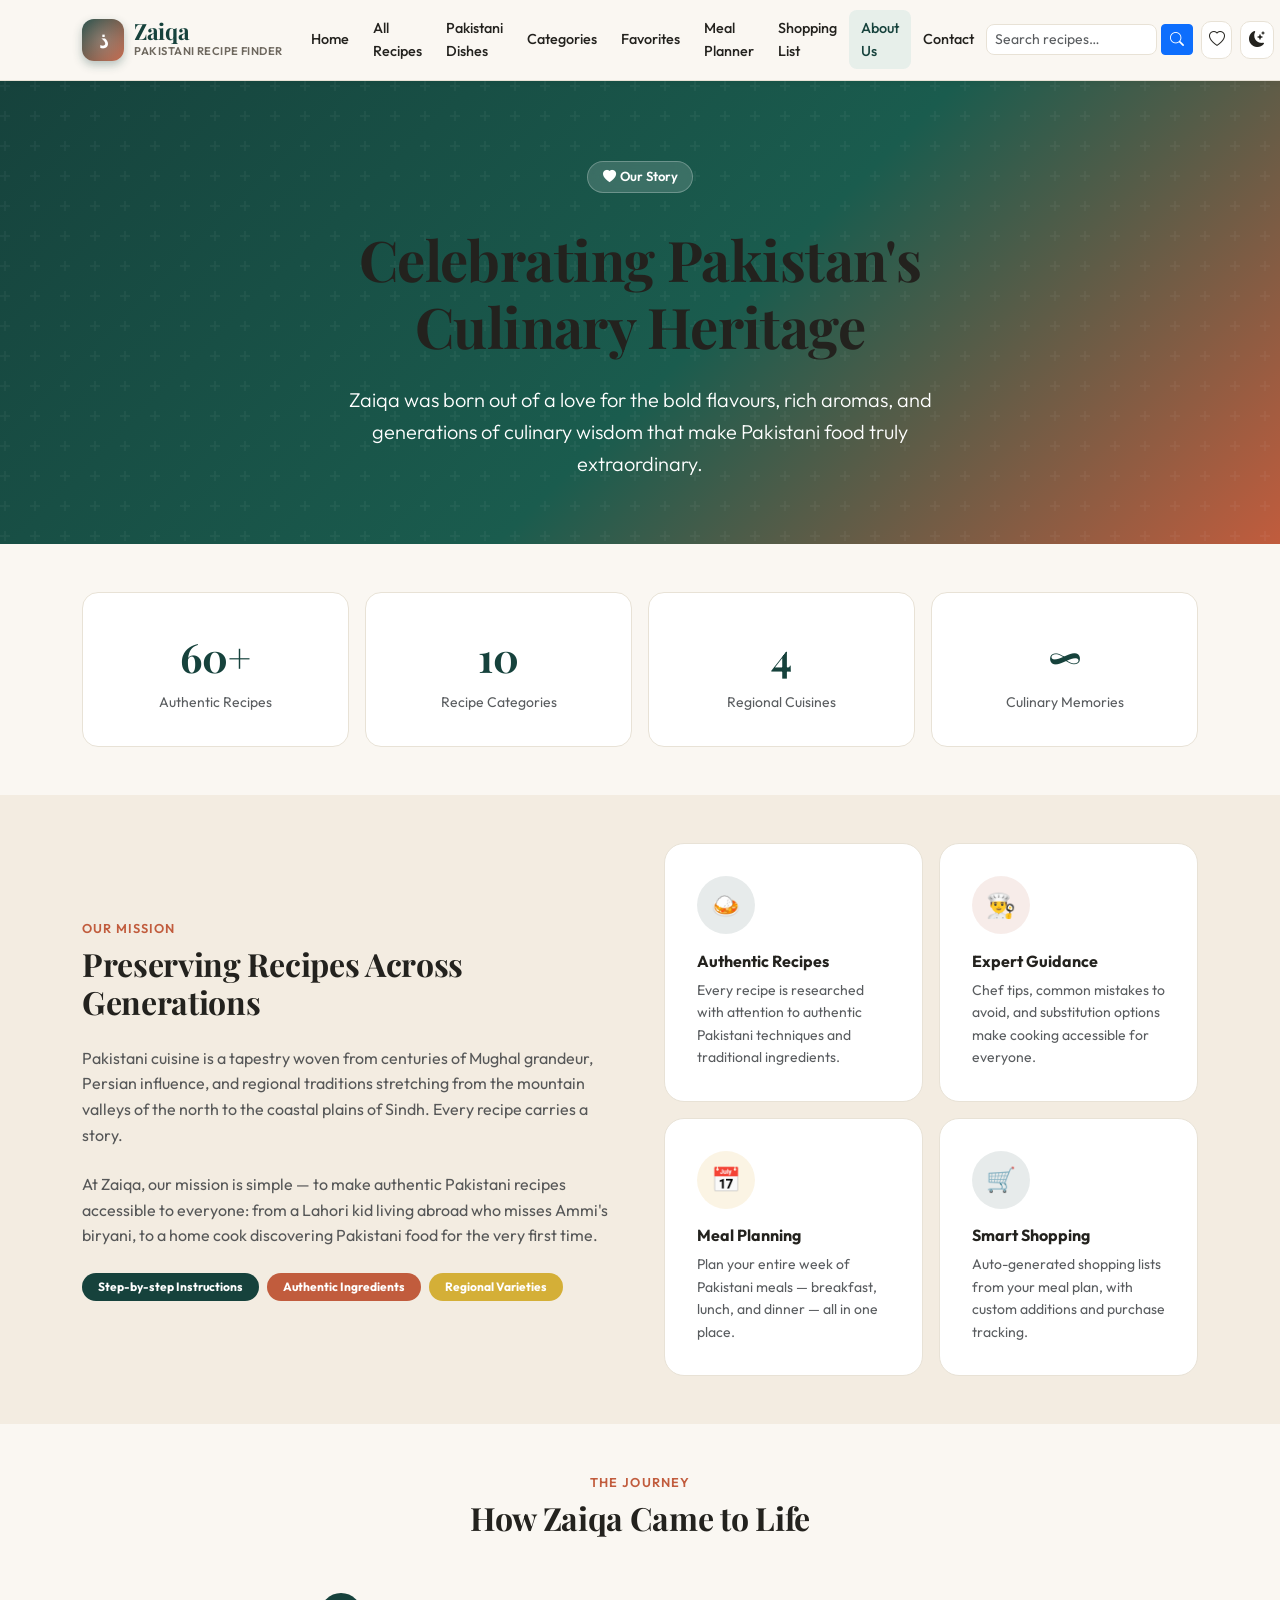
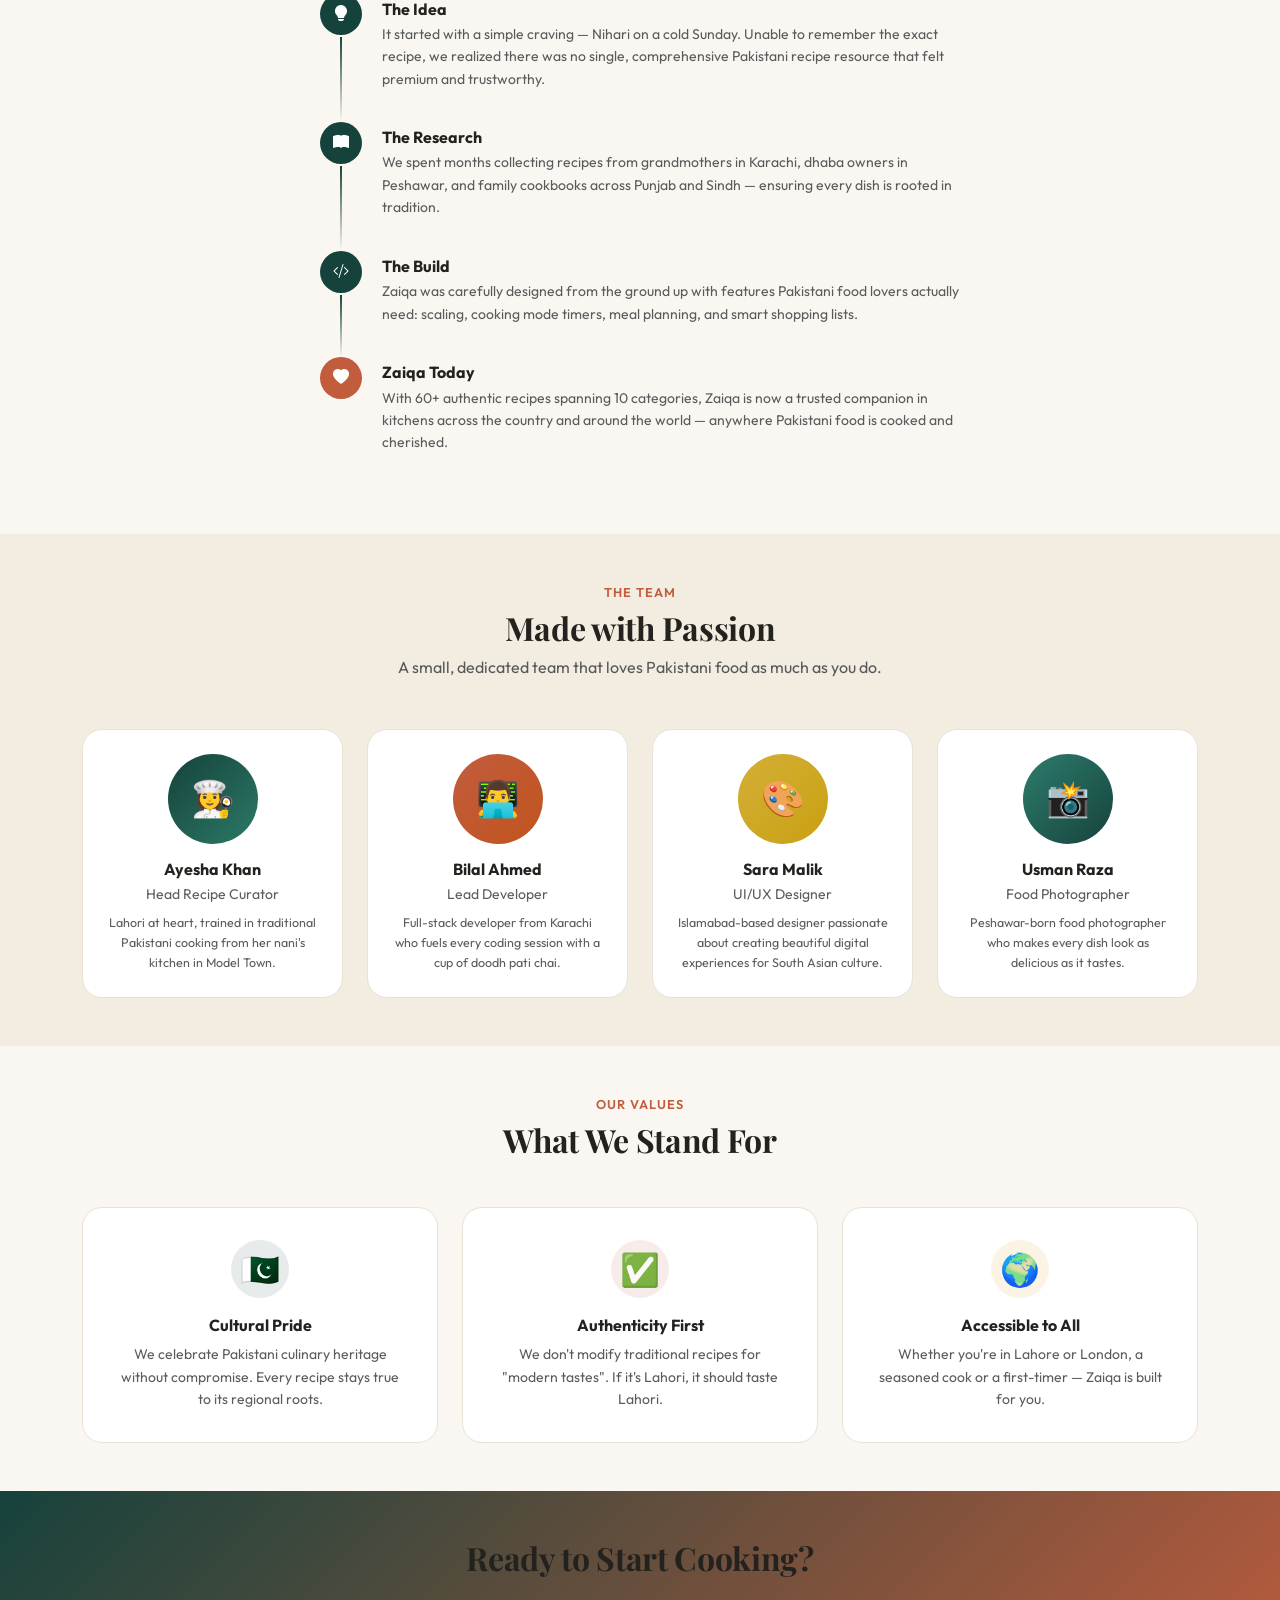
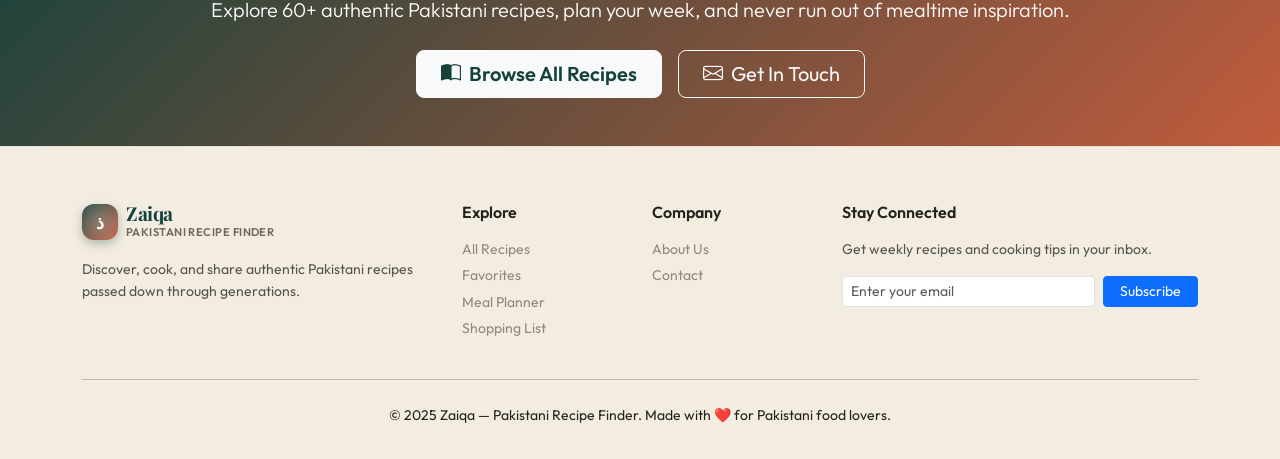
<file: about.html>
<!DOCTYPE html>
<html lang="en" data-bs-theme="light">
<head>
  <meta charset="UTF-8">
  <meta name="viewport" content="width=device-width, initial-scale=1.0">
  <title>About Us — Zaiqa Pakistani Recipe Finder</title>
  <meta name="description" content="Learn about Zaiqa — our mission to preserve and celebrate authentic Pakistani culinary heritage through digital storytelling and step-by-step recipes.">

  <!-- Favicon -->
  <link rel="icon" href="images/placeholder.svg" type="image/svg+xml">

  <!-- Google Fonts -->
  <link rel="preconnect" href="https://fonts.googleapis.com">
  <link rel="preconnect" href="https://fonts.gstatic.com" crossorigin>
  <link href="https://fonts.googleapis.com/css2?family=Outfit:wght@300;400;500;600;700;800&family=Playfair+Display:ital,wght@0,400;0,600;0,700;1,400;1,600&display=swap" rel="stylesheet">

  <!-- Bootstrap 5 CSS -->
  <link href="https://cdn.jsdelivr.net/npm/bootstrap@5.3.3/dist/css/bootstrap.min.css" rel="stylesheet">
  <!-- Bootstrap Icons -->
  <link href="https://cdn.jsdelivr.net/npm/bootstrap-icons@1.11.3/font/bootstrap-icons.min.css" rel="stylesheet">
  <!-- Custom Stylesheet -->
  <link href="css/style.css" rel="stylesheet">

  <style>
    .about-hero {
      background: linear-gradient(135deg, var(--color-green-deep) 0%, #1a5c4e 55%, var(--color-terracotta) 100%);
      padding: 5rem 0 4rem;
      color: #fff;
      position: relative;
      overflow: hidden;
    }
    .about-hero::before {
      content: '';
      position: absolute;
      inset: 0;
      background: url("data:image/svg+xml,%3Csvg width='60' height='60' viewBox='0 0 60 60' xmlns='http://www.w3.org/2000/svg'%3E%3Cg fill='none' fill-rule='evenodd'%3E%3Cg fill='%23ffffff' fill-opacity='0.04'%3E%3Cpath d='M36 34v-4h-2v4h-4v2h4v4h2v-4h4v-2h-4zm0-30V0h-2v4h-4v2h4v4h2V6h4V4h-4zM6 34v-4H4v4H0v2h4v4h2v-4h4v-2H6zM6 4V0H4v4H0v2h4v4h2V6h4V4H6z'/%3E%3C/g%3E%3C/g%3E%3C/svg%3E");
    }
    .about-hero h1 { font-family: 'Playfair Display', serif; }
    .hero-badge {
      background: rgba(255,255,255,0.15);
      border: 1px solid rgba(255,255,255,0.25);
      border-radius: 50px;
      padding: 0.3rem 0.9rem;
      font-size: 0.82rem;
      backdrop-filter: blur(8px);
      color: #fff;
      display: inline-block;
    }
    .about-card {
      background: var(--color-bg-card);
      border: 1px solid var(--color-border);
      border-radius: 20px;
      padding: 2rem;
      height: 100%;
      transition: transform 0.3s ease, box-shadow 0.3s ease;
    }
    .about-card:hover {
      transform: translateY(-5px);
      box-shadow: 0 12px 30px rgba(0,0,0,0.1);
    }
    .about-card .icon-circle {
      width: 58px;
      height: 58px;
      border-radius: 50%;
      display: flex;
      align-items: center;
      justify-content: center;
      font-size: 1.5rem;
      margin-bottom: 1.1rem;
      flex-shrink: 0;
    }
    .values-section { background: var(--color-bg-section); }
    .team-card {
      background: var(--color-bg-card);
      border: 1px solid var(--color-border);
      border-radius: 20px;
      overflow: hidden;
      text-align: center;
      transition: transform 0.3s ease, box-shadow 0.3s ease;
    }
    .team-card:hover {
      transform: translateY(-5px);
      box-shadow: 0 16px 40px rgba(0,0,0,0.1);
    }
    .team-avatar {
      width: 90px;
      height: 90px;
      border-radius: 50%;
      display: flex;
      align-items: center;
      justify-content: center;
      font-size: 2.2rem;
      margin: 0 auto 1rem;
      font-weight: 700;
      color: #fff;
    }
    .stat-pill {
      text-align: center;
      padding: 2rem 1.5rem;
      background: var(--color-bg-card);
      border: 1px solid var(--color-border);
      border-radius: 16px;
    }
    .stat-pill .stat-number {
      font-family: 'Playfair Display', serif;
      font-size: 2.5rem;
      font-weight: 700;
      color: var(--color-green-deep);
      display: block;
    }
    .timeline-item {
      display: flex;
      gap: 1.25rem;
      margin-bottom: 2rem;
      position: relative;
    }
    .timeline-item:not(:last-child)::before {
      content: '';
      position: absolute;
      left: 20px;
      top: 44px;
      bottom: -2rem;
      width: 2px;
      background: linear-gradient(to bottom, var(--color-green-deep), transparent);
    }
    .timeline-dot {
      width: 42px;
      height: 42px;
      border-radius: 50%;
      background: var(--color-green-deep);
      color: #fff;
      display: flex;
      align-items: center;
      justify-content: center;
      font-size: 1rem;
      flex-shrink: 0;
    }
    .timeline-content {
      padding-top: 0.4rem;
    }
    .section-tag {
      font-size: 0.8rem;
      font-weight: 600;
      letter-spacing: 0.08em;
      text-transform: uppercase;
      color: var(--color-terracotta);
      display: block;
      margin-bottom: 0.4rem;
    }
  </style>
</head>
<body>

  <!-- ==========================================
       Sticky Navigation Bar
       ========================================== -->
  <nav class="navbar navbar-expand-lg sticky-top navbar-zaiqa" id="mainNavbar">
    <div class="container">
      <a class="navbar-brand navbar-brand-wrapper" href="index.html" aria-label="Zaiqa Homepage">
        <div class="brand-emblem">ذ</div>
        <div>
          <span class="brand-title">Zaiqa</span>
          <span class="brand-subtitle d-none d-sm-block">Pakistani Recipe Finder</span>
        </div>
      </a>

      <div class="d-flex align-items-center gap-2 d-lg-none">
        <a href="favorites.html" class="nav-action-btn" title="Saved Favorites" aria-label="Favorites">
          <i class="bi bi-heart"></i>
          <span class="nav-badge favorites-count-badge" style="display: none;">0</span>
        </a>
        <button type="button" class="nav-action-btn theme-toggle-btn" title="Toggle Dark/Light Mode" aria-label="Toggle Theme">
          <i class="bi bi-moon-stars-fill theme-icon"></i>
        </button>
        <button class="navbar-toggler border-0 shadow-none p-1" type="button" data-bs-toggle="collapse" data-bs-target="#navbarContent" aria-controls="navbarContent" aria-expanded="false" aria-label="Toggle navigation">
          <i class="bi bi-list fs-2"></i>
        </button>
      </div>

      <div class="collapse navbar-collapse" id="navbarContent">
        <ul class="navbar-nav mx-auto mb-2 mb-lg-0 align-items-lg-center">
          <li class="nav-item"><a class="nav-link" href="index.html">Home</a></li>
          <li class="nav-item"><a class="nav-link" href="recipes.html">All Recipes</a></li>
          <li class="nav-item"><a class="nav-link" href="recipes.html?category=Rice+Dishes">Pakistani Dishes</a></li>
          <li class="nav-item"><a class="nav-link" href="recipes.html#categoriesSection">Categories</a></li>
          <li class="nav-item"><a class="nav-link" href="favorites.html">Favorites</a></li>
          <li class="nav-item"><a class="nav-link" href="meal-planner.html">Meal Planner</a></li>
          <li class="nav-item"><a class="nav-link" href="shopping-list.html">Shopping List</a></li>
          <li class="nav-item"><a class="nav-link active" href="about.html">About Us</a></li>
          <li class="nav-item"><a class="nav-link" href="contact.html">Contact</a></li>
        </ul>

        <div class="d-flex align-items-center gap-2 mt-2 mt-lg-0">
          <form class="d-flex global-search-form" role="search" aria-label="Global recipe search">
            <input class="form-control form-control-sm search-input-navbar" type="search" placeholder="Search recipes…" aria-label="Search recipes">
            <button class="btn btn-sm btn-primary ms-1" type="submit" aria-label="Submit search"><i class="bi bi-search"></i></button>
          </form>
          <a href="favorites.html" class="nav-action-btn d-none d-lg-flex" title="Saved Favorites" aria-label="Favorites">
            <i class="bi bi-heart"></i>
            <span class="nav-badge favorites-count-badge" style="display: none;">0</span>
          </a>
          <button type="button" class="nav-action-btn d-none d-lg-flex theme-toggle-btn" title="Toggle Dark/Light Mode" aria-label="Toggle Theme">
            <i class="bi bi-moon-stars-fill theme-icon"></i>
          </button>
        </div>
      </div>
    </div>
  </nav>

  <!-- ==========================================
       Hero Section
       ========================================== -->
  <section class="about-hero">
    <div class="container text-center position-relative">
      <span class="hero-badge mb-3"><i class="bi bi-heart-fill me-1"></i>Our Story</span>
      <h1 class="display-4 fw-bold mt-3 mb-4">Celebrating Pakistan's<br>Culinary Heritage</h1>
      <p class="lead mb-0 mx-auto opacity-90" style="max-width: 620px;">
        Zaiqa was born out of a love for the bold flavours, rich aromas, and generations of culinary wisdom that make Pakistani food truly extraordinary.
      </p>
    </div>
  </section>

  <!-- ==========================================
       Stats Section
       ========================================== -->
  <section class="py-5" style="background: var(--color-bg-main);">
    <div class="container">
      <div class="row g-3 text-center">
        <div class="col-6 col-md-3">
          <div class="stat-pill">
            <span class="stat-number">60+</span>
            <span class="text-muted small">Authentic Recipes</span>
          </div>
        </div>
        <div class="col-6 col-md-3">
          <div class="stat-pill">
            <span class="stat-number">10</span>
            <span class="text-muted small">Recipe Categories</span>
          </div>
        </div>
        <div class="col-6 col-md-3">
          <div class="stat-pill">
            <span class="stat-number">4</span>
            <span class="text-muted small">Regional Cuisines</span>
          </div>
        </div>
        <div class="col-6 col-md-3">
          <div class="stat-pill">
            <span class="stat-number">∞</span>
            <span class="text-muted small">Culinary Memories</span>
          </div>
        </div>
      </div>
    </div>
  </section>

  <!-- ==========================================
       Mission Section
       ========================================== -->
  <section class="py-5" style="background: var(--color-bg-section);">
    <div class="container">
      <div class="row align-items-center g-5">
        <div class="col-lg-6">
          <span class="section-tag">Our Mission</span>
          <h2 class="fw-bold mb-4" style="font-family:'Playfair Display',serif;font-size:2rem;">
            Preserving Recipes Across Generations
          </h2>
          <p class="text-muted mb-4">
            Pakistani cuisine is a tapestry woven from centuries of Mughal grandeur, Persian influence, and regional traditions stretching from the mountain valleys of the north to the coastal plains of Sindh. Every recipe carries a story.
          </p>
          <p class="text-muted mb-4">
            At Zaiqa, our mission is simple — to make authentic Pakistani recipes accessible to everyone: from a Lahori kid living abroad who misses Ammi's biryani, to a home cook discovering Pakistani food for the very first time.
          </p>
          <div class="d-flex flex-wrap gap-2">
            <span class="badge rounded-pill px-3 py-2" style="background:var(--color-green-deep);color:#fff;">Step-by-step Instructions</span>
            <span class="badge rounded-pill px-3 py-2" style="background:var(--color-terracotta);color:#fff;">Authentic Ingredients</span>
            <span class="badge rounded-pill px-3 py-2" style="background:var(--color-saffron);color:#fff;">Regional Varieties</span>
          </div>
        </div>
        <div class="col-lg-6">
          <div class="row g-3">
            <div class="col-sm-6">
              <div class="about-card">
                <div class="icon-circle" style="background:rgba(22,66,60,0.1);">🍛</div>
                <h6 class="fw-bold mb-2">Authentic Recipes</h6>
                <p class="small text-muted mb-0">Every recipe is researched with attention to authentic Pakistani techniques and traditional ingredients.</p>
              </div>
            </div>
            <div class="col-sm-6">
              <div class="about-card">
                <div class="icon-circle" style="background:rgba(180,74,42,0.1);">👨‍🍳</div>
                <h6 class="fw-bold mb-2">Expert Guidance</h6>
                <p class="small text-muted mb-0">Chef tips, common mistakes to avoid, and substitution options make cooking accessible for everyone.</p>
              </div>
            </div>
            <div class="col-sm-6">
              <div class="about-card">
                <div class="icon-circle" style="background:rgba(218,165,32,0.12);">📅</div>
                <h6 class="fw-bold mb-2">Meal Planning</h6>
                <p class="small text-muted mb-0">Plan your entire week of Pakistani meals — breakfast, lunch, and dinner — all in one place.</p>
              </div>
            </div>
            <div class="col-sm-6">
              <div class="about-card">
                <div class="icon-circle" style="background:rgba(22,66,60,0.1);">🛒</div>
                <h6 class="fw-bold mb-2">Smart Shopping</h6>
                <p class="small text-muted mb-0">Auto-generated shopping lists from your meal plan, with custom additions and purchase tracking.</p>
              </div>
            </div>
          </div>
        </div>
      </div>
    </div>
  </section>

  <!-- ==========================================
       Our Story Timeline
       ========================================== -->
  <section class="py-5" style="background: var(--color-bg-main);">
    <div class="container">
      <div class="row">
        <div class="col-lg-6 mx-auto text-center mb-5">
          <span class="section-tag">The Journey</span>
          <h2 class="fw-bold" style="font-family:'Playfair Display',serif;font-size:2rem;">How Zaiqa Came to Life</h2>
        </div>
      </div>
      <div class="row justify-content-center">
        <div class="col-lg-7">
          <div class="timeline-item">
            <div class="timeline-dot"><i class="bi bi-lightbulb-fill"></i></div>
            <div class="timeline-content">
              <h6 class="fw-bold mb-1">The Idea</h6>
              <p class="small text-muted mb-0">It started with a simple craving — Nihari on a cold Sunday. Unable to remember the exact recipe, we realized there was no single, comprehensive Pakistani recipe resource that felt premium and trustworthy.</p>
            </div>
          </div>
          <div class="timeline-item">
            <div class="timeline-dot"><i class="bi bi-book-fill"></i></div>
            <div class="timeline-content">
              <h6 class="fw-bold mb-1">The Research</h6>
              <p class="small text-muted mb-0">We spent months collecting recipes from grandmothers in Karachi, dhaba owners in Peshawar, and family cookbooks across Punjab and Sindh — ensuring every dish is rooted in tradition.</p>
            </div>
          </div>
          <div class="timeline-item">
            <div class="timeline-dot"><i class="bi bi-code-slash"></i></div>
            <div class="timeline-content">
              <h6 class="fw-bold mb-1">The Build</h6>
              <p class="small text-muted mb-0">Zaiqa was carefully designed from the ground up with features Pakistani food lovers actually need: scaling, cooking mode timers, meal planning, and smart shopping lists.</p>
            </div>
          </div>
          <div class="timeline-item">
            <div class="timeline-dot" style="background:var(--color-terracotta);"><i class="bi bi-heart-fill"></i></div>
            <div class="timeline-content">
              <h6 class="fw-bold mb-1">Zaiqa Today</h6>
              <p class="small text-muted mb-0">With 60+ authentic recipes spanning 10 categories, Zaiqa is now a trusted companion in kitchens across the country and around the world — anywhere Pakistani food is cooked and cherished.</p>
            </div>
          </div>
        </div>
      </div>
    </div>
  </section>

  <!-- ==========================================
       Team Section
       ========================================== -->
  <section class="py-5" style="background: var(--color-bg-section);">
    <div class="container">
      <div class="text-center mb-5">
        <span class="section-tag">The Team</span>
        <h2 class="fw-bold" style="font-family:'Playfair Display',serif;font-size:2rem;">Made with Passion</h2>
        <p class="text-muted">A small, dedicated team that loves Pakistani food as much as you do.</p>
      </div>
      <div class="row g-4 justify-content-center">
        <div class="col-sm-6 col-lg-3">
          <div class="team-card p-4">
            <div class="team-avatar" style="background:linear-gradient(135deg,var(--color-green-deep),var(--color-green-medium));">👩‍🍳</div>
            <h6 class="fw-bold mb-1">Ayesha Khan</h6>
            <p class="small text-muted mb-2">Head Recipe Curator</p>
            <p class="small text-muted mb-0" style="font-size:0.78rem;">Lahori at heart, trained in traditional Pakistani cooking from her nani's kitchen in Model Town.</p>
          </div>
        </div>
        <div class="col-sm-6 col-lg-3">
          <div class="team-card p-4">
            <div class="team-avatar" style="background:linear-gradient(135deg,var(--color-terracotta),#c1541e);">👨‍💻</div>
            <h6 class="fw-bold mb-1">Bilal Ahmed</h6>
            <p class="small text-muted mb-2">Lead Developer</p>
            <p class="small text-muted mb-0" style="font-size:0.78rem;">Full-stack developer from Karachi who fuels every coding session with a cup of doodh pati chai.</p>
          </div>
        </div>
        <div class="col-sm-6 col-lg-3">
          <div class="team-card p-4">
            <div class="team-avatar" style="background:linear-gradient(135deg,var(--color-saffron),#c9a012);">🎨</div>
            <h6 class="fw-bold mb-1">Sara Malik</h6>
            <p class="small text-muted mb-2">UI/UX Designer</p>
            <p class="small text-muted mb-0" style="font-size:0.78rem;">Islamabad-based designer passionate about creating beautiful digital experiences for South Asian culture.</p>
          </div>
        </div>
        <div class="col-sm-6 col-lg-3">
          <div class="team-card p-4">
            <div class="team-avatar" style="background:linear-gradient(135deg,#2d7d6c,var(--color-green-deep));">📸</div>
            <h6 class="fw-bold mb-1">Usman Raza</h6>
            <p class="small text-muted mb-2">Food Photographer</p>
            <p class="small text-muted mb-0" style="font-size:0.78rem;">Peshawar-born food photographer who makes every dish look as delicious as it tastes.</p>
          </div>
        </div>
      </div>
    </div>
  </section>

  <!-- ==========================================
       Values Section
       ========================================== -->
  <section class="py-5" style="background: var(--color-bg-main);">
    <div class="container">
      <div class="text-center mb-5">
        <span class="section-tag">Our Values</span>
        <h2 class="fw-bold" style="font-family:'Playfair Display',serif;font-size:2rem;">What We Stand For</h2>
      </div>
      <div class="row g-4">
        <div class="col-md-4">
          <div class="about-card text-center">
            <div class="icon-circle mx-auto" style="background:rgba(22,66,60,0.1);font-size:2rem;">🇵🇰</div>
            <h6 class="fw-bold mb-2">Cultural Pride</h6>
            <p class="small text-muted mb-0">We celebrate Pakistani culinary heritage without compromise. Every recipe stays true to its regional roots.</p>
          </div>
        </div>
        <div class="col-md-4">
          <div class="about-card text-center">
            <div class="icon-circle mx-auto" style="background:rgba(180,74,42,0.1);font-size:2rem;">✅</div>
            <h6 class="fw-bold mb-2">Authenticity First</h6>
            <p class="small text-muted mb-0">We don't modify traditional recipes for "modern tastes". If it's Lahori, it should taste Lahori.</p>
          </div>
        </div>
        <div class="col-md-4">
          <div class="about-card text-center">
            <div class="icon-circle mx-auto" style="background:rgba(218,165,32,0.12);font-size:2rem;">🌍</div>
            <h6 class="fw-bold mb-2">Accessible to All</h6>
            <p class="small text-muted mb-0">Whether you're in Lahore or London, a seasoned cook or a first-timer — Zaiqa is built for you.</p>
          </div>
        </div>
      </div>
    </div>
  </section>

  <!-- ==========================================
       CTA Section
       ========================================== -->
  <section class="py-5" style="background:linear-gradient(135deg,var(--color-green-deep),var(--color-terracotta));">
    <div class="container text-center text-white">
      <h2 class="fw-bold mb-3" style="font-family:'Playfair Display',serif;">Ready to Start Cooking?</h2>
      <p class="lead opacity-90 mb-4">Explore 60+ authentic Pakistani recipes, plan your week, and never run out of mealtime inspiration.</p>
      <div class="d-flex flex-wrap gap-3 justify-content-center">
        <a href="recipes.html" class="btn btn-light btn-lg px-4 fw-semibold" style="color:var(--color-green-deep);">
          <i class="bi bi-book-half me-2"></i>Browse All Recipes
        </a>
        <a href="contact.html" class="btn btn-outline-light btn-lg px-4">
          <i class="bi bi-envelope me-2"></i>Get In Touch
        </a>
      </div>
    </div>
  </section>

  <!-- ==========================================
       Footer
       ========================================== -->
  <footer class="site-footer">
    <div class="container">
      <div class="row g-4">
        <div class="col-lg-4">
          <div class="d-flex align-items-center gap-2 mb-3">
            <div class="brand-emblem" style="width:36px;height:36px;font-size:1.1rem;">ذ</div>
            <div>
              <div class="brand-title" style="font-size:1.2rem;">Zaiqa</div>
              <div class="brand-subtitle" style="font-size:0.7rem;">Pakistani Recipe Finder</div>
            </div>
          </div>
          <p class="small opacity-75">Discover, cook, and share authentic Pakistani recipes passed down through generations.</p>
        </div>
        <div class="col-6 col-lg-2">
          <h6 class="fw-semibold mb-3">Explore</h6>
          <ul class="list-unstyled small opacity-75">
            <li class="mb-1"><a href="recipes.html" class="footer-link">All Recipes</a></li>
            <li class="mb-1"><a href="favorites.html" class="footer-link">Favorites</a></li>
            <li class="mb-1"><a href="meal-planner.html" class="footer-link">Meal Planner</a></li>
            <li class="mb-1"><a href="shopping-list.html" class="footer-link">Shopping List</a></li>
          </ul>
        </div>
        <div class="col-6 col-lg-2">
          <h6 class="fw-semibold mb-3">Company</h6>
          <ul class="list-unstyled small opacity-75">
            <li class="mb-1"><a href="about.html" class="footer-link">About Us</a></li>
            <li class="mb-1"><a href="contact.html" class="footer-link">Contact</a></li>
          </ul>
        </div>
        <div class="col-lg-4">
          <h6 class="fw-semibold mb-3">Stay Connected</h6>
          <p class="small opacity-75 mb-3">Get weekly recipes and cooking tips in your inbox.</p>
          <form class="newsletter-form d-flex gap-2">
            <input type="email" class="form-control form-control-sm" placeholder="Enter your email">
            <button type="submit" class="btn btn-primary btn-sm px-3">Subscribe</button>
          </form>
        </div>
      </div>
      <hr class="my-4 opacity-25">
      <div class="text-center small opacity-60">
        &copy; 2025 Zaiqa — Pakistani Recipe Finder. Made with ❤️ for Pakistani food lovers.
      </div>
    </div>
  </footer>

  <!-- Back to Top -->
  <button id="backToTopBtn" class="back-to-top-btn" aria-label="Back to top">
    <i class="bi bi-arrow-up"></i>
  </button>

  <!-- Bootstrap JS Bundle -->
  <script src="https://cdn.jsdelivr.net/npm/bootstrap@5.3.3/dist/js/bootstrap.bundle.min.js"></script>
  <!-- Recipe Data -->
  <script src="js/recipes.js"></script>
  <!-- Core -->
  <script src="js/main.js"></script>
</body>
</html>
</file>
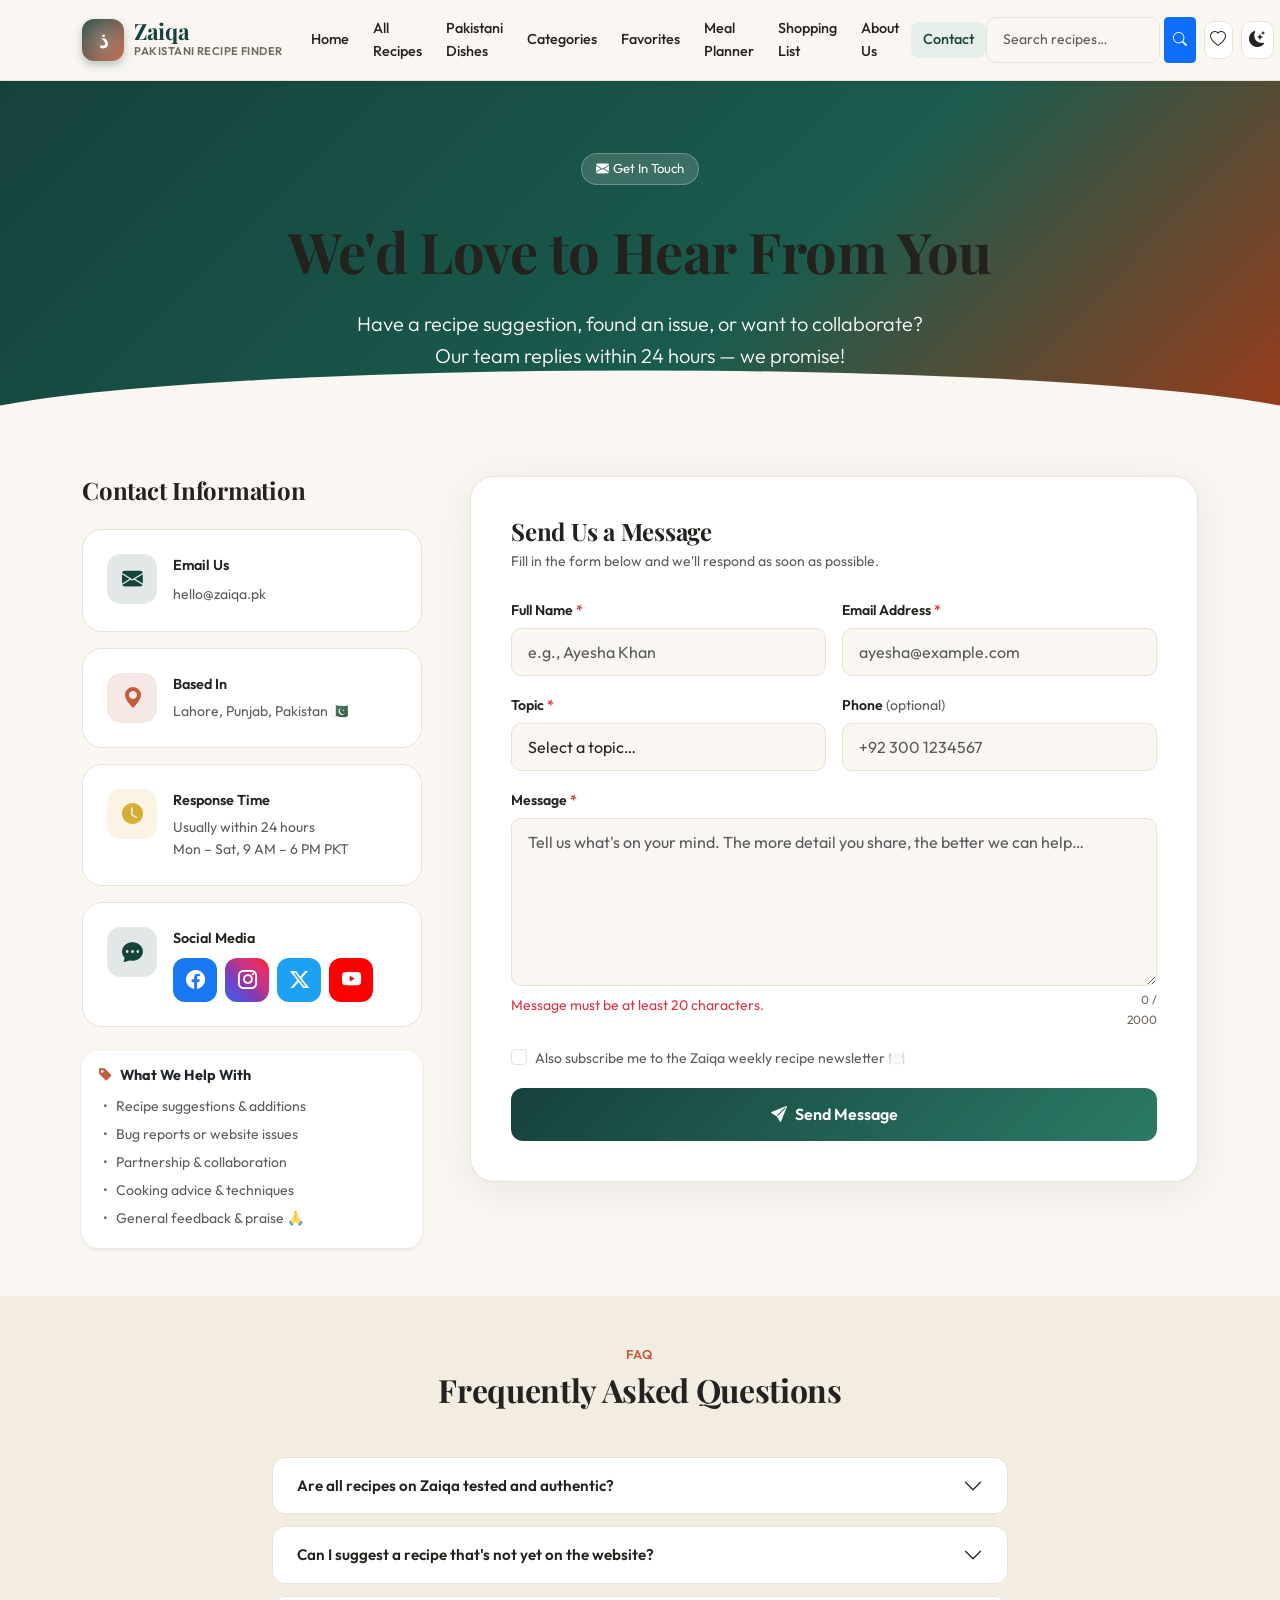
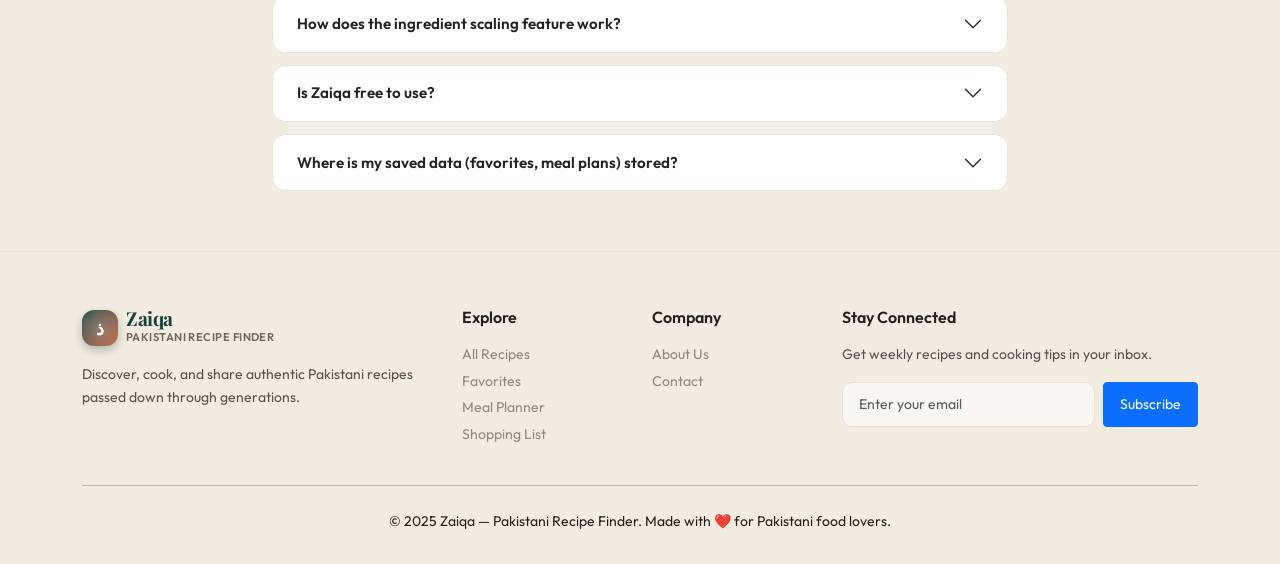
<file: contact.html>
<!DOCTYPE html>
<html lang="en" data-bs-theme="light">
<head>
  <meta charset="UTF-8">
  <meta name="viewport" content="width=device-width, initial-scale=1.0">
  <title>Contact Us — Zaiqa Pakistani Recipe Finder</title>
  <meta name="description" content="Get in touch with the Zaiqa team. Share a recipe, report an issue, or collaborate with us. We love hearing from Pakistani food lovers!">

  <!-- Favicon -->
  <link rel="icon" href="images/placeholder.svg" type="image/svg+xml">

  <!-- Google Fonts -->
  <link rel="preconnect" href="https://fonts.googleapis.com">
  <link rel="preconnect" href="https://fonts.gstatic.com" crossorigin>
  <link href="https://fonts.googleapis.com/css2?family=Outfit:wght@300;400;500;600;700;800&family=Playfair+Display:ital,wght@0,400;0,600;0,700;1,400;1,600&display=swap" rel="stylesheet">

  <!-- Bootstrap 5 CSS -->
  <link href="https://cdn.jsdelivr.net/npm/bootstrap@5.3.3/dist/css/bootstrap.min.css" rel="stylesheet">
  <!-- Bootstrap Icons -->
  <link href="https://cdn.jsdelivr.net/npm/bootstrap-icons@1.11.3/font/bootstrap-icons.min.css" rel="stylesheet">
  <!-- Custom Stylesheet -->
  <link href="css/style.css" rel="stylesheet">

  <style>
    .contact-hero {
      background: linear-gradient(135deg, var(--color-green-deep) 0%, #1a5c4e 60%, #9b3b1a 100%);
      padding: 4.5rem 0 3.5rem;
      color: #fff;
      position: relative;
      overflow: hidden;
    }
    .contact-hero::after {
      content: '';
      position: absolute;
      bottom: -2px;
      left: 0;
      right: 0;
      height: 60px;
      background: var(--color-bg-main);
      clip-path: ellipse(55% 100% at 50% 100%);
    }
    .contact-hero h1 { font-family: 'Playfair Display', serif; }
    .contact-form-card {
      background: var(--color-bg-card);
      border: 1px solid var(--color-border);
      border-radius: 24px;
      padding: 2.5rem;
      box-shadow: 0 8px 40px rgba(0,0,0,0.07);
    }
    .contact-info-card {
      background: var(--color-bg-card);
      border: 1px solid var(--color-border);
      border-radius: 20px;
      padding: 1.5rem;
      transition: transform 0.2s, box-shadow 0.2s;
    }
    .contact-info-card:hover {
      transform: translateY(-4px);
      box-shadow: 0 10px 30px rgba(0,0,0,0.08);
    }
    .contact-info-card .info-icon {
      width: 50px;
      height: 50px;
      border-radius: 14px;
      display: flex;
      align-items: center;
      justify-content: center;
      font-size: 1.3rem;
      flex-shrink: 0;
    }
    .form-control, .form-select {
      border-radius: 10px;
      border-color: var(--color-border);
      padding: 0.7rem 1rem;
      background: var(--color-bg-main);
      color: var(--color-text-main);
      font-family: 'Outfit', sans-serif;
    }
    .form-control:focus, .form-select:focus {
      border-color: var(--color-green-deep);
      box-shadow: 0 0 0 3px rgba(22,66,60,0.12);
      background: var(--color-bg-main);
    }
    .form-label {
      font-weight: 600;
      font-size: 0.88rem;
      margin-bottom: 0.4rem;
      color: var(--color-text-main);
    }
    .char-count {
      font-size: 0.75rem;
      color: var(--color-text-muted);
      text-align: right;
    }
    .faq-item {
      background: var(--color-bg-card);
      border: 1px solid var(--color-border);
      border-radius: 14px;
      margin-bottom: 0.75rem;
      overflow: hidden;
      transition: box-shadow 0.2s;
    }
    .faq-item:hover { box-shadow: 0 4px 16px rgba(0,0,0,0.07); }
    .faq-item .accordion-button {
      background: var(--color-bg-card);
      color: var(--color-text-main);
      font-weight: 600;
      font-family: 'Outfit', sans-serif;
      font-size: 0.95rem;
      padding: 1.1rem 1.5rem;
      border-radius: 14px;
      box-shadow: none;
    }
    .faq-item .accordion-button:not(.collapsed) {
      background: var(--color-bg-card);
      color: var(--color-green-deep);
    }
    .faq-item .accordion-button::after {
      filter: none;
    }
    .faq-item .accordion-body {
      padding: 0.5rem 1.5rem 1.2rem;
      font-size: 0.9rem;
      color: var(--color-text-muted);
      background: var(--color-bg-card);
    }
    .social-btn {
      display: inline-flex;
      align-items: center;
      justify-content: center;
      width: 44px;
      height: 44px;
      border-radius: 12px;
      font-size: 1.2rem;
      text-decoration: none;
      transition: transform 0.2s, opacity 0.2s;
      color: #fff;
    }
    .social-btn:hover { transform: translateY(-3px); color: #fff; opacity: 0.9; }
    .section-tag {
      font-size: 0.8rem;
      font-weight: 600;
      letter-spacing: 0.08em;
      text-transform: uppercase;
      color: var(--color-terracotta);
      display: block;
      margin-bottom: 0.4rem;
    }
    .field-success {
      border-color: #198754 !important;
      background-image: url("data:image/svg+xml,%3csvg xmlns='http://www.w3.org/2000/svg' viewBox='0 0 8 8'%3e%3cpath fill='%23198754' d='M2.3 6.73L.6 4.53c-.4-1.04.46-1.4 1.1-.8l1.1 1.4 3.4-3.8c.6-.63 1.6-.27 1.2.7l-4 4.6c-.43.5-.8.4-1.1.1z'/%3e%3c/svg%3e") !important;
      background-repeat: no-repeat;
      background-position: right 0.75rem center;
      background-size: 1rem;
    }
    .submit-btn {
      background: linear-gradient(135deg, var(--color-green-deep), var(--color-green-medium));
      color: #fff;
      border: none;
      border-radius: 12px;
      padding: 0.85rem 2rem;
      font-weight: 600;
      font-family: 'Outfit', sans-serif;
      font-size: 1rem;
      transition: all 0.3s ease;
      cursor: pointer;
    }
    .submit-btn:hover {
      transform: translateY(-2px);
      box-shadow: 0 8px 25px rgba(22,66,60,0.35);
      color: #fff;
    }
    .submit-btn:disabled {
      opacity: 0.7;
      transform: none;
    }
    #contactSuccessMsg {
      display: none;
    }
  </style>
</head>
<body>

  <!-- ==========================================
       Sticky Navigation Bar
       ========================================== -->
  <nav class="navbar navbar-expand-lg sticky-top navbar-zaiqa" id="mainNavbar">
    <div class="container">
      <a class="navbar-brand navbar-brand-wrapper" href="index.html" aria-label="Zaiqa Homepage">
        <div class="brand-emblem">ذ</div>
        <div>
          <span class="brand-title">Zaiqa</span>
          <span class="brand-subtitle d-none d-sm-block">Pakistani Recipe Finder</span>
        </div>
      </a>

      <div class="d-flex align-items-center gap-2 d-lg-none">
        <a href="favorites.html" class="nav-action-btn" title="Saved Favorites" aria-label="Favorites">
          <i class="bi bi-heart"></i>
          <span class="nav-badge favorites-count-badge" style="display: none;">0</span>
        </a>
        <button type="button" class="nav-action-btn theme-toggle-btn" title="Toggle Dark/Light Mode" aria-label="Toggle Theme">
          <i class="bi bi-moon-stars-fill theme-icon"></i>
        </button>
        <button class="navbar-toggler border-0 shadow-none p-1" type="button" data-bs-toggle="collapse" data-bs-target="#navbarContent" aria-controls="navbarContent" aria-expanded="false" aria-label="Toggle navigation">
          <i class="bi bi-list fs-2"></i>
        </button>
      </div>

      <div class="collapse navbar-collapse" id="navbarContent">
        <ul class="navbar-nav mx-auto mb-2 mb-lg-0 align-items-lg-center">
          <li class="nav-item"><a class="nav-link" href="index.html">Home</a></li>
          <li class="nav-item"><a class="nav-link" href="recipes.html">All Recipes</a></li>
          <li class="nav-item"><a class="nav-link" href="recipes.html?category=Rice+Dishes">Pakistani Dishes</a></li>
          <li class="nav-item"><a class="nav-link" href="recipes.html#categoriesSection">Categories</a></li>
          <li class="nav-item"><a class="nav-link" href="favorites.html">Favorites</a></li>
          <li class="nav-item"><a class="nav-link" href="meal-planner.html">Meal Planner</a></li>
          <li class="nav-item"><a class="nav-link" href="shopping-list.html">Shopping List</a></li>
          <li class="nav-item"><a class="nav-link" href="about.html">About Us</a></li>
          <li class="nav-item"><a class="nav-link active" href="contact.html">Contact</a></li>
        </ul>

        <div class="d-flex align-items-center gap-2 mt-2 mt-lg-0">
          <form class="d-flex global-search-form" role="search" aria-label="Global recipe search">
            <input class="form-control form-control-sm search-input-navbar" type="search" placeholder="Search recipes…" aria-label="Search recipes">
            <button class="btn btn-sm btn-primary ms-1" type="submit" aria-label="Submit search"><i class="bi bi-search"></i></button>
          </form>
          <a href="favorites.html" class="nav-action-btn d-none d-lg-flex" title="Saved Favorites" aria-label="Favorites">
            <i class="bi bi-heart"></i>
            <span class="nav-badge favorites-count-badge" style="display: none;">0</span>
          </a>
          <button type="button" class="nav-action-btn d-none d-lg-flex theme-toggle-btn" title="Toggle Dark/Light Mode" aria-label="Toggle Theme">
            <i class="bi bi-moon-stars-fill theme-icon"></i>
          </button>
        </div>
      </div>
    </div>
  </nav>

  <!-- ==========================================
       Hero Section
       ========================================== -->
  <section class="contact-hero">
    <div class="container text-center position-relative">
      <span class="mb-3 d-inline-block" style="background:rgba(255,255,255,0.15);border:1px solid rgba(255,255,255,0.25);border-radius:50px;padding:0.3rem 0.9rem;font-size:0.82rem;backdrop-filter:blur(8px);color:#fff;">
        <i class="bi bi-envelope-fill me-1"></i>Get In Touch
      </span>
      <h1 class="display-4 fw-bold mt-3 mb-4">We'd Love to Hear From You</h1>
      <p class="lead mb-0 mx-auto opacity-90" style="max-width: 580px;">
        Have a recipe suggestion, found an issue, or want to collaborate? Our team replies within 24 hours — we promise!
      </p>
    </div>
  </section>

  <!-- ==========================================
       Main Content
       ========================================== -->
  <main class="container py-5">
    <div class="row g-5">

      <!-- Left: Contact Info -->
      <div class="col-lg-4">
        <h4 class="fw-bold mb-4">Contact Information</h4>

        <div class="contact-info-card d-flex align-items-start gap-3 mb-3">
          <div class="info-icon" style="background:rgba(22,66,60,0.12);">
            <i class="bi bi-envelope-fill" style="color:var(--color-green-deep);"></i>
          </div>
          <div>
            <div class="fw-semibold mb-1" style="font-size:0.9rem;">Email Us</div>
            <a href="mailto:hello@zaiqa.pk" class="text-muted small text-decoration-none">hello@zaiqa.pk</a>
          </div>
        </div>

        <div class="contact-info-card d-flex align-items-start gap-3 mb-3">
          <div class="info-icon" style="background:rgba(180,74,42,0.12);">
            <i class="bi bi-geo-alt-fill" style="color:var(--color-terracotta);"></i>
          </div>
          <div>
            <div class="fw-semibold mb-1" style="font-size:0.9rem;">Based In</div>
            <p class="text-muted small mb-0">Lahore, Punjab, Pakistan 🇵🇰</p>
          </div>
        </div>

        <div class="contact-info-card d-flex align-items-start gap-3 mb-3">
          <div class="info-icon" style="background:rgba(218,165,32,0.12);">
            <i class="bi bi-clock-fill" style="color:var(--color-saffron);"></i>
          </div>
          <div>
            <div class="fw-semibold mb-1" style="font-size:0.9rem;">Response Time</div>
            <p class="text-muted small mb-0">Usually within 24 hours<br>Mon – Sat, 9 AM – 6 PM PKT</p>
          </div>
        </div>

        <div class="contact-info-card d-flex align-items-start gap-3 mb-4">
          <div class="info-icon" style="background:rgba(22,66,60,0.12);">
            <i class="bi bi-chat-dots-fill" style="color:var(--color-green-deep);"></i>
          </div>
          <div>
            <div class="fw-semibold mb-1" style="font-size:0.9rem;">Social Media</div>
            <div class="d-flex gap-2 mt-2">
              <a href="#" class="social-btn" style="background:#1877f2;" aria-label="Facebook" title="Facebook">
                <i class="bi bi-facebook"></i>
              </a>
              <a href="#" class="social-btn" style="background:linear-gradient(45deg,#405de6,#5851db,#833ab4,#c13584,#e1306c,#fd1d1d);" aria-label="Instagram" title="Instagram">
                <i class="bi bi-instagram"></i>
              </a>
              <a href="#" class="social-btn" style="background:#1da1f2;" aria-label="Twitter / X" title="Twitter / X">
                <i class="bi bi-twitter-x"></i>
              </a>
              <a href="#" class="social-btn" style="background:#ff0000;" aria-label="YouTube" title="YouTube">
                <i class="bi bi-youtube"></i>
              </a>
            </div>
          </div>
        </div>

        <!-- Topic card -->
        <div class="card border-0 shadow-sm rounded-4 p-3" style="background:var(--color-bg-card);">
          <h6 class="fw-bold mb-2" style="font-size:0.9rem;"><i class="bi bi-tag-fill me-2" style="color:var(--color-terracotta);"></i>What We Help With</h6>
          <ul class="list-unstyled mb-0 small text-muted" style="line-height:2;">
            <li><i class="bi bi-dot me-1"></i>Recipe suggestions & additions</li>
            <li><i class="bi bi-dot me-1"></i>Bug reports or website issues</li>
            <li><i class="bi bi-dot me-1"></i>Partnership & collaboration</li>
            <li><i class="bi bi-dot me-1"></i>Cooking advice & techniques</li>
            <li><i class="bi bi-dot me-1"></i>General feedback & praise 🙏</li>
          </ul>
        </div>
      </div>

      <!-- Right: Contact Form -->
      <div class="col-lg-8">
        <div class="contact-form-card">
          <h4 class="fw-bold mb-1">Send Us a Message</h4>
          <p class="text-muted small mb-4">Fill in the form below and we'll respond as soon as possible.</p>

          <!-- Success Message -->
          <div id="contactSuccessMsg" class="alert alert-success rounded-3 mb-4" role="alert">
            <div class="d-flex align-items-center gap-2">
              <i class="bi bi-check-circle-fill fs-5"></i>
              <div>
                <strong>Shukriya! Your message has been sent.</strong><br>
                <span class="small">We'll get back to you within 24 hours. Jazak Allah Khair! 🙏</span>
              </div>
            </div>
          </div>

          <form id="contactForm" novalidate>
            <div class="row g-3">

              <!-- Name -->
              <div class="col-sm-6">
                <label for="contactName" class="form-label">Full Name <span class="text-danger">*</span></label>
                <input
                  type="text"
                  class="form-control"
                  id="contactName"
                  name="name"
                  placeholder="e.g., Ayesha Khan"
                  required
                  autocomplete="name"
                  maxlength="80"
                >
                <div class="invalid-feedback">Please enter your name.</div>
              </div>

              <!-- Email -->
              <div class="col-sm-6">
                <label for="contactEmail" class="form-label">Email Address <span class="text-danger">*</span></label>
                <input
                  type="email"
                  class="form-control"
                  id="contactEmail"
                  name="email"
                  placeholder="ayesha@example.com"
                  required
                  autocomplete="email"
                >
                <div class="invalid-feedback">Please enter a valid email.</div>
              </div>

              <!-- Subject / Topic -->
              <div class="col-sm-6">
                <label for="contactTopic" class="form-label">Topic <span class="text-danger">*</span></label>
                <select class="form-select" id="contactTopic" name="topic" required>
                  <option value="" disabled selected>Select a topic…</option>
                  <option value="Recipe Suggestion">🍛 Recipe Suggestion</option>
                  <option value="Bug Report">🐛 Bug / Issue Report</option>
                  <option value="Cooking Advice">👨‍🍳 Cooking Advice</option>
                  <option value="Partnership">🤝 Partnership / Collaboration</option>
                  <option value="Feedback">💬 General Feedback</option>
                  <option value="Other">📌 Other</option>
                </select>
                <div class="invalid-feedback">Please select a topic.</div>
              </div>

              <!-- Phone (optional) -->
              <div class="col-sm-6">
                <label for="contactPhone" class="form-label">Phone <span class="text-muted fw-normal">(optional)</span></label>
                <input
                  type="tel"
                  class="form-control"
                  id="contactPhone"
                  name="phone"
                  placeholder="+92 300 1234567"
                  autocomplete="tel"
                >
              </div>

              <!-- Message -->
              <div class="col-12">
                <label for="contactMessage" class="form-label">Message <span class="text-danger">*</span></label>
                <textarea
                  class="form-control"
                  id="contactMessage"
                  name="message"
                  rows="6"
                  placeholder="Tell us what's on your mind. The more detail you share, the better we can help…"
                  required
                  minlength="20"
                  maxlength="2000"
                ></textarea>
                <div class="d-flex justify-content-between mt-1">
                  <div class="invalid-feedback d-inline">Message must be at least 20 characters.</div>
                  <div class="char-count ms-auto"><span id="msgCharCount">0</span> / 2000</div>
                </div>
              </div>

              <!-- Subscribe checkbox -->
              <div class="col-12">
                <div class="form-check">
                  <input class="form-check-input" type="checkbox" id="subscribeNewsletter" name="subscribe">
                  <label class="form-check-label small text-muted" for="subscribeNewsletter">
                    Also subscribe me to the Zaiqa weekly recipe newsletter 🍽️
                  </label>
                </div>
              </div>

              <!-- Submit -->
              <div class="col-12">
                <button type="submit" class="submit-btn w-100" id="contactSubmitBtn">
                  <span id="submitBtnText"><i class="bi bi-send-fill me-2"></i>Send Message</span>
                  <span id="submitBtnLoading" style="display:none;">
                    <span class="spinner-border spinner-border-sm me-2" role="status" aria-hidden="true"></span>Sending…
                  </span>
                </button>
              </div>

            </div>
          </form>
        </div>
      </div>
    </div>
  </main>

  <!-- ==========================================
       FAQ Section
       ========================================== -->
  <section class="py-5" style="background: var(--color-bg-section);">
    <div class="container">
      <div class="row">
        <div class="col-lg-8 mx-auto">
          <div class="text-center mb-5">
            <span class="section-tag">FAQ</span>
            <h2 class="fw-bold" style="font-family:'Playfair Display',serif;font-size:2rem;">Frequently Asked Questions</h2>
          </div>

          <div class="accordion" id="faqAccordion">

            <div class="faq-item">
              <div class="accordion-item border-0" style="background:transparent;">
                <h3 class="accordion-header">
                  <button class="accordion-button collapsed" type="button" data-bs-toggle="collapse" data-bs-target="#faq1" aria-expanded="false">
                    Are all recipes on Zaiqa tested and authentic?
                  </button>
                </h3>
                <div id="faq1" class="accordion-collapse collapse" data-bs-parent="#faqAccordion">
                  <div class="accordion-body">
                    Yes! Every recipe on Zaiqa is sourced from authentic Pakistani culinary traditions and verified by our recipe team. We cross-reference multiple sources including traditional cookbooks, regional cooks, and family recipes to ensure authenticity.
                  </div>
                </div>
              </div>
            </div>

            <div class="faq-item">
              <div class="accordion-item border-0" style="background:transparent;">
                <h3 class="accordion-header">
                  <button class="accordion-button collapsed" type="button" data-bs-toggle="collapse" data-bs-target="#faq2" aria-expanded="false">
                    Can I suggest a recipe that's not yet on the website?
                  </button>
                </h3>
                <div id="faq2" class="accordion-collapse collapse" data-bs-parent="#faqAccordion">
                  <div class="accordion-body">
                    Absolutely! We love hearing recipe suggestions from our community. Use the contact form above and select "Recipe Suggestion" as your topic. Please include the dish name, region, and any special notes you'd like us to consider.
                  </div>
                </div>
              </div>
            </div>

            <div class="faq-item">
              <div class="accordion-item border-0" style="background:transparent;">
                <h3 class="accordion-header">
                  <button class="accordion-button collapsed" type="button" data-bs-toggle="collapse" data-bs-target="#faq3" aria-expanded="false">
                    How does the ingredient scaling feature work?
                  </button>
                </h3>
                <div id="faq3" class="accordion-collapse collapse" data-bs-parent="#faqAccordion">
                  <div class="accordion-body">
                    On any recipe detail page, you can adjust the serving size using the scaling buttons (½×, 1×, 2×, 4×). The ingredient quantities automatically recalculate to match your desired serving size. You can also check off ingredients as you add them to your pot!
                  </div>
                </div>
              </div>
            </div>

            <div class="faq-item">
              <div class="accordion-item border-0" style="background:transparent;">
                <h3 class="accordion-header">
                  <button class="accordion-button collapsed" type="button" data-bs-toggle="collapse" data-bs-target="#faq4" aria-expanded="false">
                    Is Zaiqa free to use?
                  </button>
                </h3>
                <div id="faq4" class="accordion-collapse collapse" data-bs-parent="#faqAccordion">
                  <div class="accordion-body">
                    Yes, completely free! Zaiqa is a passion project built for the love of Pakistani food. All 60+ recipes, the meal planner, shopping list, and favorites features are available at no cost.
                  </div>
                </div>
              </div>
            </div>

            <div class="faq-item">
              <div class="accordion-item border-0" style="background:transparent;">
                <h3 class="accordion-header">
                  <button class="accordion-button collapsed" type="button" data-bs-toggle="collapse" data-bs-target="#faq5" aria-expanded="false">
                    Where is my saved data (favorites, meal plans) stored?
                  </button>
                </h3>
                <div id="faq5" class="accordion-collapse collapse" data-bs-parent="#faqAccordion">
                  <div class="accordion-body">
                    All your personal data — favorites, meal plans, and shopping lists — is stored securely in your browser's localStorage. This means your data never leaves your device and no account is required. It also means data is browser-specific.
                  </div>
                </div>
              </div>
            </div>

          </div>
        </div>
      </div>
    </div>
  </section>

  <!-- ==========================================
       Footer
       ========================================== -->
  <footer class="site-footer">
    <div class="container">
      <div class="row g-4">
        <div class="col-lg-4">
          <div class="d-flex align-items-center gap-2 mb-3">
            <div class="brand-emblem" style="width:36px;height:36px;font-size:1.1rem;">ذ</div>
            <div>
              <div class="brand-title" style="font-size:1.2rem;">Zaiqa</div>
              <div class="brand-subtitle" style="font-size:0.7rem;">Pakistani Recipe Finder</div>
            </div>
          </div>
          <p class="small opacity-75">Discover, cook, and share authentic Pakistani recipes passed down through generations.</p>
        </div>
        <div class="col-6 col-lg-2">
          <h6 class="fw-semibold mb-3">Explore</h6>
          <ul class="list-unstyled small opacity-75">
            <li class="mb-1"><a href="recipes.html" class="footer-link">All Recipes</a></li>
            <li class="mb-1"><a href="favorites.html" class="footer-link">Favorites</a></li>
            <li class="mb-1"><a href="meal-planner.html" class="footer-link">Meal Planner</a></li>
            <li class="mb-1"><a href="shopping-list.html" class="footer-link">Shopping List</a></li>
          </ul>
        </div>
        <div class="col-6 col-lg-2">
          <h6 class="fw-semibold mb-3">Company</h6>
          <ul class="list-unstyled small opacity-75">
            <li class="mb-1"><a href="about.html" class="footer-link">About Us</a></li>
            <li class="mb-1"><a href="contact.html" class="footer-link">Contact</a></li>
          </ul>
        </div>
        <div class="col-lg-4">
          <h6 class="fw-semibold mb-3">Stay Connected</h6>
          <p class="small opacity-75 mb-3">Get weekly recipes and cooking tips in your inbox.</p>
          <form class="newsletter-form d-flex gap-2">
            <input type="email" class="form-control form-control-sm" placeholder="Enter your email">
            <button type="submit" class="btn btn-primary btn-sm px-3">Subscribe</button>
          </form>
        </div>
      </div>
      <hr class="my-4 opacity-25">
      <div class="text-center small opacity-60">
        &copy; 2025 Zaiqa — Pakistani Recipe Finder. Made with ❤️ for Pakistani food lovers.
      </div>
    </div>
  </footer>

  <!-- Back to Top -->
  <button id="backToTopBtn" class="back-to-top-btn" aria-label="Back to top">
    <i class="bi bi-arrow-up"></i>
  </button>

  <!-- Bootstrap JS Bundle -->
  <script src="https://cdn.jsdelivr.net/npm/bootstrap@5.3.3/dist/js/bootstrap.bundle.min.js"></script>
  <!-- Recipe Data -->
  <script src="js/recipes.js"></script>
  <!-- Core -->
  <script src="js/main.js"></script>

  <script>
    // ==========================================
    // Contact Form Logic
    // ==========================================
    const contactForm = document.getElementById('contactForm');
    const msgTextarea = document.getElementById('contactMessage');
    const charCount = document.getElementById('msgCharCount');
    const submitBtn = document.getElementById('contactSubmitBtn');
    const submitBtnText = document.getElementById('submitBtnText');
    const submitBtnLoading = document.getElementById('submitBtnLoading');
    const successMsg = document.getElementById('contactSuccessMsg');

    // Char counter
    if (msgTextarea && charCount) {
      msgTextarea.addEventListener('input', () => {
        charCount.textContent = msgTextarea.value.length;
        if (msgTextarea.value.length > 1800) {
          charCount.style.color = 'var(--color-terracotta)';
        } else {
          charCount.style.color = '';
        }
      });
    }

    // Real-time field validation with success styling
    function validateField(field) {
      if (field.checkValidity()) {
        field.classList.remove('is-invalid');
        field.classList.add('is-valid', 'field-success');
      } else {
        field.classList.remove('is-valid', 'field-success');
        if (field.value.length > 0) {
          field.classList.add('is-invalid');
        }
      }
    }

    ['contactName', 'contactEmail', 'contactTopic', 'contactMessage'].forEach(id => {
      const el = document.getElementById(id);
      if (el) {
        el.addEventListener('blur', () => validateField(el));
        el.addEventListener('input', () => {
          if (el.classList.contains('is-invalid') || el.classList.contains('is-valid')) {
            validateField(el);
          }
        });
      }
    });

    // Form submission
    if (contactForm) {
      contactForm.addEventListener('submit', (e) => {
        e.preventDefault();
        e.stopPropagation();

        // Validate all fields
        const requiredFields = contactForm.querySelectorAll('[required]');
        let isValid = true;
        requiredFields.forEach(field => {
          if (!field.checkValidity()) {
            field.classList.add('is-invalid');
            isValid = false;
          } else {
            field.classList.remove('is-invalid');
            field.classList.add('is-valid');
          }
        });

        if (!isValid) {
          showToast('Please fill in all required fields correctly.', 'danger');
          return;
        }

        // Simulate sending
        submitBtn.disabled = true;
        submitBtnText.style.display = 'none';
        submitBtnLoading.style.display = 'inline-flex';

        setTimeout(() => {
          submitBtn.disabled = false;
          submitBtnText.style.display = 'inline-flex';
          submitBtnLoading.style.display = 'none';

          // Show success
          successMsg.style.display = 'block';
          contactForm.style.display = 'none';

          // Scroll to success msg
          successMsg.scrollIntoView({ behavior: 'smooth', block: 'center' });

          showToast('Message sent! We\'ll respond within 24 hours.', 'success');
        }, 1500);
      });
    }
  </script>

</body>
</html>
</file>
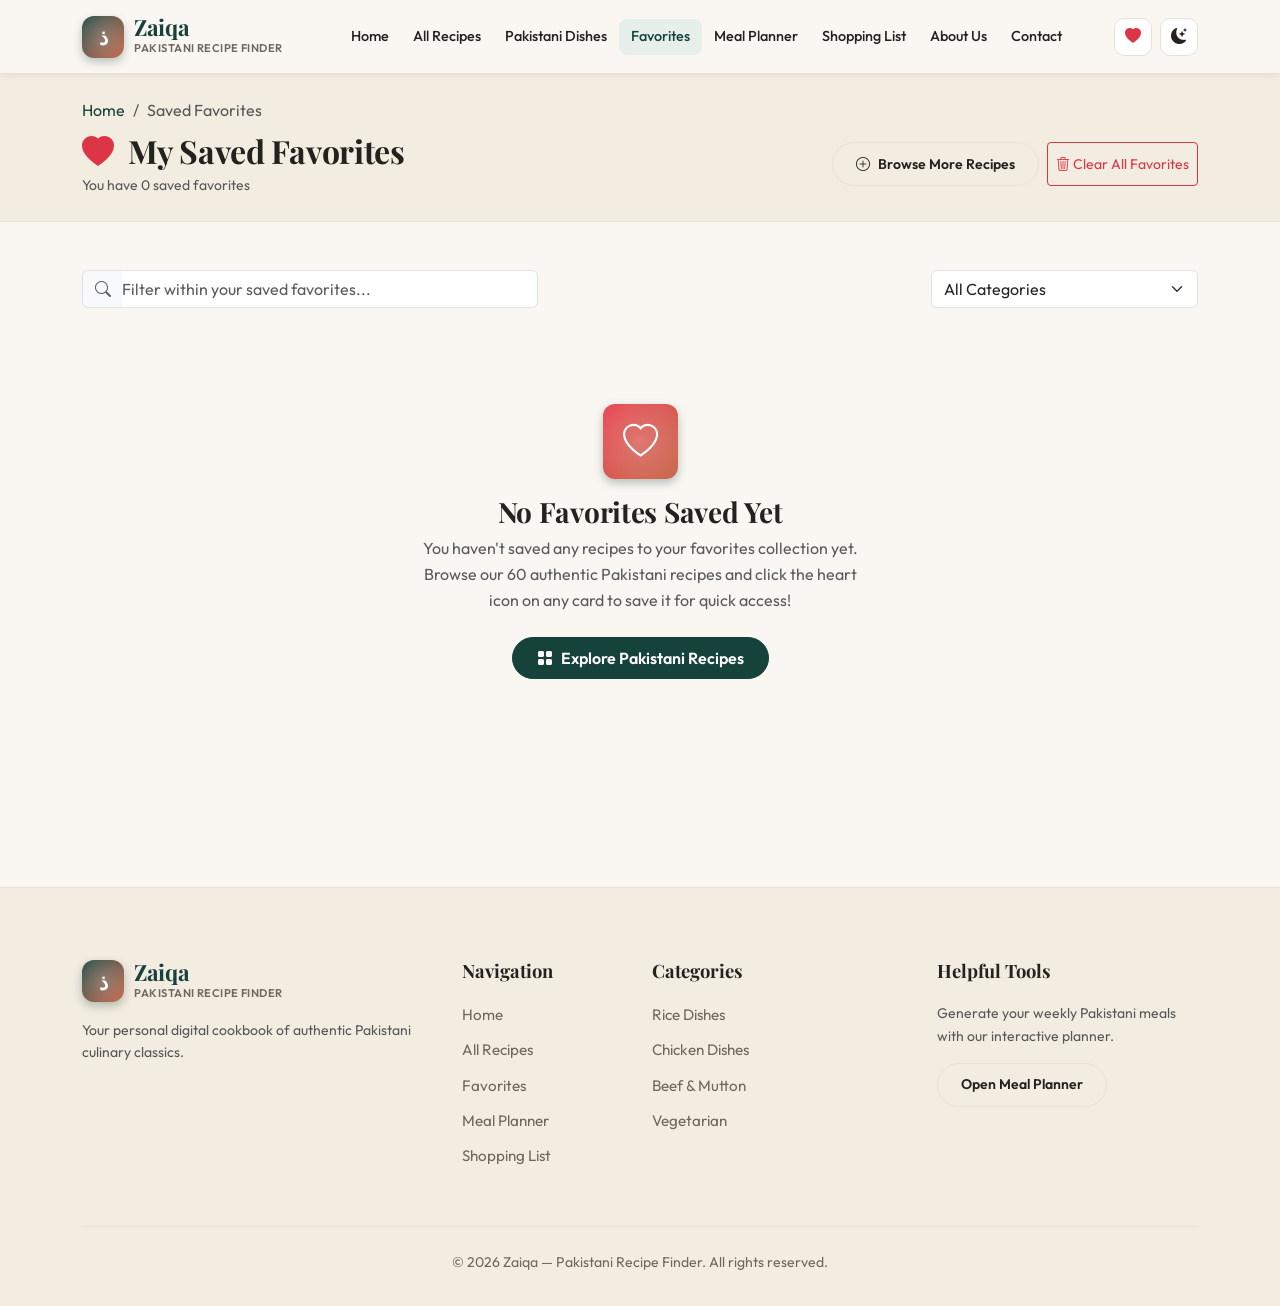
<file: favorites.html>
<!DOCTYPE html>
<html lang="en" data-bs-theme="light">
<head>
  <meta charset="UTF-8">
  <meta name="viewport" content="width=device-width, initial-scale=1.0">
  <title>My Saved Favorites — Zaiqa Pakistani Recipe Finder</title>
  <meta name="description" content="View, search, and manage your saved Pakistani recipes. Saved locally in your browser for easy kitchen access.">

  <!-- Favicon -->
  <link rel="icon" href="images/placeholder.svg" type="image/svg+xml">

  <!-- Bootstrap 5 CSS -->
  <link href="https://cdn.jsdelivr.net/npm/bootstrap@5.3.3/dist/css/bootstrap.min.css" rel="stylesheet">
  <!-- Bootstrap Icons -->
  <link href="https://cdn.jsdelivr.net/npm/bootstrap-icons@1.11.3/font/bootstrap-icons.min.css" rel="stylesheet">
  <!-- Custom Stylesheet -->
  <link href="css/style.css" rel="stylesheet">
</head>
<body>

  <!-- ==========================================
       Sticky Navigation Bar
       ========================================== -->
  <nav class="navbar navbar-expand-lg sticky-top navbar-zaiqa" id="mainNavbar">
    <div class="container">
      <a class="navbar-brand navbar-brand-wrapper" href="index.html" aria-label="Zaiqa Homepage">
        <div class="brand-emblem">ذ</div>
        <div>
          <span class="brand-title">Zaiqa</span>
          <span class="brand-subtitle d-none d-sm-block">Pakistani Recipe Finder</span>
        </div>
      </a>

      <!-- Mobile actions -->
      <div class="d-flex align-items-center gap-2 d-lg-none">
        <a href="favorites.html" class="nav-action-btn active" title="Saved Favorites" aria-label="Favorites">
          <i class="bi bi-heart"></i>
          <span class="nav-badge favorites-count-badge" style="display: none;">0</span>
        </a>
        <button type="button" class="nav-action-btn theme-toggle-btn" title="Toggle Dark/Light Mode" aria-label="Toggle Theme">
          <i class="bi bi-moon-stars-fill theme-icon"></i>
        </button>
        <button class="navbar-toggler border-0 shadow-none p-1" type="button" data-bs-toggle="collapse" data-bs-target="#navbarContent" aria-controls="navbarContent" aria-expanded="false" aria-label="Toggle navigation">
          <i class="bi bi-list fs-2"></i>
        </button>
      </div>

      <div class="collapse navbar-collapse" id="navbarContent">
        <ul class="navbar-nav mx-auto mb-2 mb-lg-0 align-items-lg-center">
          <li class="nav-item"><a class="nav-link" href="index.html">Home</a></li>
          <li class="nav-item"><a class="nav-link" href="recipes.html">All Recipes</a></li>
          <li class="nav-item"><a class="nav-link" href="recipes.html?category=Rice+Dishes">Pakistani Dishes</a></li>
          <li class="nav-item"><a class="nav-link active" href="favorites.html">Favorites</a></li>
          <li class="nav-item"><a class="nav-link" href="meal-planner.html">Meal Planner</a></li>
          <li class="nav-item"><a class="nav-link" href="shopping-list.html">Shopping List</a></li>
          <li class="nav-item"><a class="nav-link" href="about.html">About Us</a></li>
          <li class="nav-item"><a class="nav-link" href="contact.html">Contact</a></li>
        </ul>

        <div class="d-none d-lg-flex align-items-center gap-2">
          <a href="favorites.html" class="nav-action-btn active" title="Saved Favorites" aria-label="View Favorites">
            <i class="bi bi-heart-fill text-danger"></i>
            <span class="nav-badge favorites-count-badge" style="display: none;">0</span>
          </a>
          <button type="button" class="nav-action-btn theme-toggle-btn" title="Toggle Dark/Light Mode" aria-label="Toggle Theme">
            <i class="bi bi-moon-stars-fill theme-icon"></i>
          </button>
        </div>
      </div>
    </div>
  </nav>

  <!-- ==========================================
       Header Banner
       ========================================== -->
  <header class="py-4" style="background-color: var(--bg-secondary); border-bottom: 1px solid var(--border-color);">
    <div class="container">
      <nav aria-label="breadcrumb">
        <ol class="breadcrumb mb-2 small">
          <li class="breadcrumb-item"><a href="index.html">Home</a></li>
          <li class="breadcrumb-item active" aria-current="page">Saved Favorites</li>
        </ol>
      </nav>
      <div class="d-flex flex-column flex-md-row justify-content-between align-items-md-center gap-3">
        <div>
          <h1 class="h2 mb-1 font-serif"><i class="bi bi-heart-fill text-danger me-2"></i> My Saved Favorites</h1>
          <p class="text-muted mb-0 small" id="favoritesCountHeader">
            Loading saved recipes...
          </p>
        </div>
        <div class="d-flex gap-2">
          <a href="recipes.html" class="btn btn-outline-zaiqa btn-sm">
            <i class="bi bi-plus-circle"></i> Browse More Recipes
          </a>
          <button type="button" class="btn btn-outline-danger btn-sm" id="clearAllFavoritesBtn">
            <i class="bi bi-trash3"></i> Clear All Favorites
          </button>
        </div>
      </div>
    </div>
  </header>

  <!-- ==========================================
       Favorites Filter & Cards Grid
       ========================================== -->
  <main class="py-5">
    <div class="container">
      
      <!-- Filter within Favorites -->
      <div class="row g-3 align-items-center mb-4">
        <div class="col-md-6 col-lg-5">
          <div class="input-group">
            <span class="input-group-text bg-card border-end-0"><i class="bi bi-search text-muted"></i></span>
            <input 
              type="text" 
              class="form-control border-start-0 ps-0" 
              id="favoriteSearchInput" 
              placeholder="Filter within your saved favorites..." 
              aria-label="Search favorites"
            >
          </div>
        </div>
        <div class="col-md-4 col-lg-3 ms-auto">
          <select class="form-select" id="favoriteCategoryFilter" aria-label="Filter by category">
            <option value="">All Categories</option>
            <option value="Rice Dishes">Rice Dishes</option>
            <option value="Chicken Recipes">Chicken Recipes</option>
            <option value="Beef & Mutton">Beef & Mutton</option>
            <option value="Vegetarian">Vegetarian</option>
            <option value="Breads & Breakfast">Breads & Breakfast</option>
            <option value="Street Food & Snacks">Street Food & Snacks</option>
            <option value="Desserts & Drinks">Desserts & Drinks</option>
          </select>
        </div>
      </div>

      <!-- Favorites Grid -->
      <div class="row g-4" id="favoritesGrid">
        <!-- Rendered via js/favorites.js -->
      </div>

      <!-- Empty State -->
      <div id="noFavoritesState" class="text-center py-5 my-5" style="display: none;">
        <div class="brand-emblem mx-auto mb-3" style="width: 75px; height: 75px; font-size: 2.2rem; background: linear-gradient(135deg, #E63946, var(--terracotta));">
          <i class="bi bi-heart"></i>
        </div>
        <h3 class="font-serif">No Favorites Saved Yet</h3>
        <p class="text-muted mx-auto" style="max-width: 460px;">
          You haven't saved any recipes to your favorites collection yet. Browse our 60 authentic Pakistani recipes and click the heart icon on any card to save it for quick access!
        </p>
        <a href="recipes.html" class="btn btn-primary-zaiqa mt-2 px-4 py-2">
          <i class="bi bi-grid-fill"></i> Explore Pakistani Recipes
        </a>
      </div>
    </div>
  </main>

  <!-- ==========================================
       Confirmation Modal: Clear All Favorites
       ========================================== -->
  <div class="modal fade" id="confirmClearFavoritesModal" tabindex="-1" aria-labelledby="confirmClearModalLabel" aria-hidden="true">
    <div class="modal-dialog modal-dialog-centered">
      <div class="modal-content border-0 shadow-lg">
        <div class="modal-header border-bottom-0">
          <h5 class="modal-title font-serif text-danger" id="confirmClearModalLabel">
            <i class="bi bi-exclamation-triangle-fill me-2"></i> Clear All Saved Favorites?
          </h5>
          <button type="button" class="btn-close" data-bs-dismiss="modal" aria-label="Close"></button>
        </div>
        <div class="modal-body py-2">
          <p class="mb-0 text-muted">
            Are you sure you want to remove all recipes from your saved favorites list? This action cannot be undone.
          </p>
        </div>
        <div class="modal-footer border-top-0 d-flex justify-content-end gap-2">
          <button type="button" class="btn btn-outline-secondary" data-bs-dismiss="modal">Cancel</button>
          <button type="button" class="btn btn-danger" id="confirmClearFavoritesAction">Yes, Clear All</button>
        </div>
      </div>
    </div>
  </div>

  <!-- ==========================================
       Master Footer
       ========================================== -->
  <footer class="footer-zaiqa">
    <div class="container">
      <div class="row g-4">
        <div class="col-lg-4">
          <div class="navbar-brand-wrapper mb-3">
            <div class="brand-emblem">ذ</div>
            <div>
              <span class="brand-title">Zaiqa</span>
              <span class="brand-subtitle">Pakistani Recipe Finder</span>
            </div>
          </div>
          <p class="text-muted small">
            Your personal digital cookbook of authentic Pakistani culinary classics.
          </p>
        </div>
        <div class="col-6 col-md-4 col-lg-2">
          <h5 class="footer-heading">Navigation</h5>
          <ul class="footer-links">
            <li><a href="index.html">Home</a></li>
            <li><a href="recipes.html">All Recipes</a></li>
            <li><a href="favorites.html">Favorites</a></li>
            <li><a href="meal-planner.html">Meal Planner</a></li>
            <li><a href="shopping-list.html">Shopping List</a></li>
          </ul>
        </div>
        <div class="col-6 col-md-4 col-lg-3">
          <h5 class="footer-heading">Categories</h5>
          <ul class="footer-links">
            <li><a href="recipes.html?category=Rice+Dishes">Rice Dishes</a></li>
            <li><a href="recipes.html?category=Chicken+Recipes">Chicken Dishes</a></li>
            <li><a href="recipes.html?category=Beef+%26+Mutton">Beef & Mutton</a></li>
            <li><a href="recipes.html?category=Vegetarian">Vegetarian</a></li>
          </ul>
        </div>
        <div class="col-md-4 col-lg-3">
          <h5 class="footer-heading">Helpful Tools</h5>
          <p class="text-muted small">Generate your weekly Pakistani meals with our interactive planner.</p>
          <a href="meal-planner.html" class="btn btn-sm btn-outline-zaiqa">Open Meal Planner</a>
        </div>
      </div>
      <div class="footer-bottom text-center">
        © 2026 Zaiqa — Pakistani Recipe Finder. All rights reserved.
      </div>
    </div>
  </footer>

  <!-- Floating Back to Top Button -->
  <button type="button" class="back-to-top" id="backToTopBtn" title="Back to top" aria-label="Back to top">
    <i class="bi bi-arrow-up"></i>
  </button>

  <!-- Toast Container -->
  <div id="toast-container" aria-live="polite"></div>

  <!-- Bootstrap 5 JS Bundle -->
  <script src="https://cdn.jsdelivr.net/npm/bootstrap@5.3.3/dist/js/bootstrap.bundle.min.js"></script>

  <!-- Database & Core JS -->
  <script src="js/recipes.js"></script>
  <script src="js/main.js"></script>
  <script src="js/favorites.js"></script>
</body>
</html>
</file>
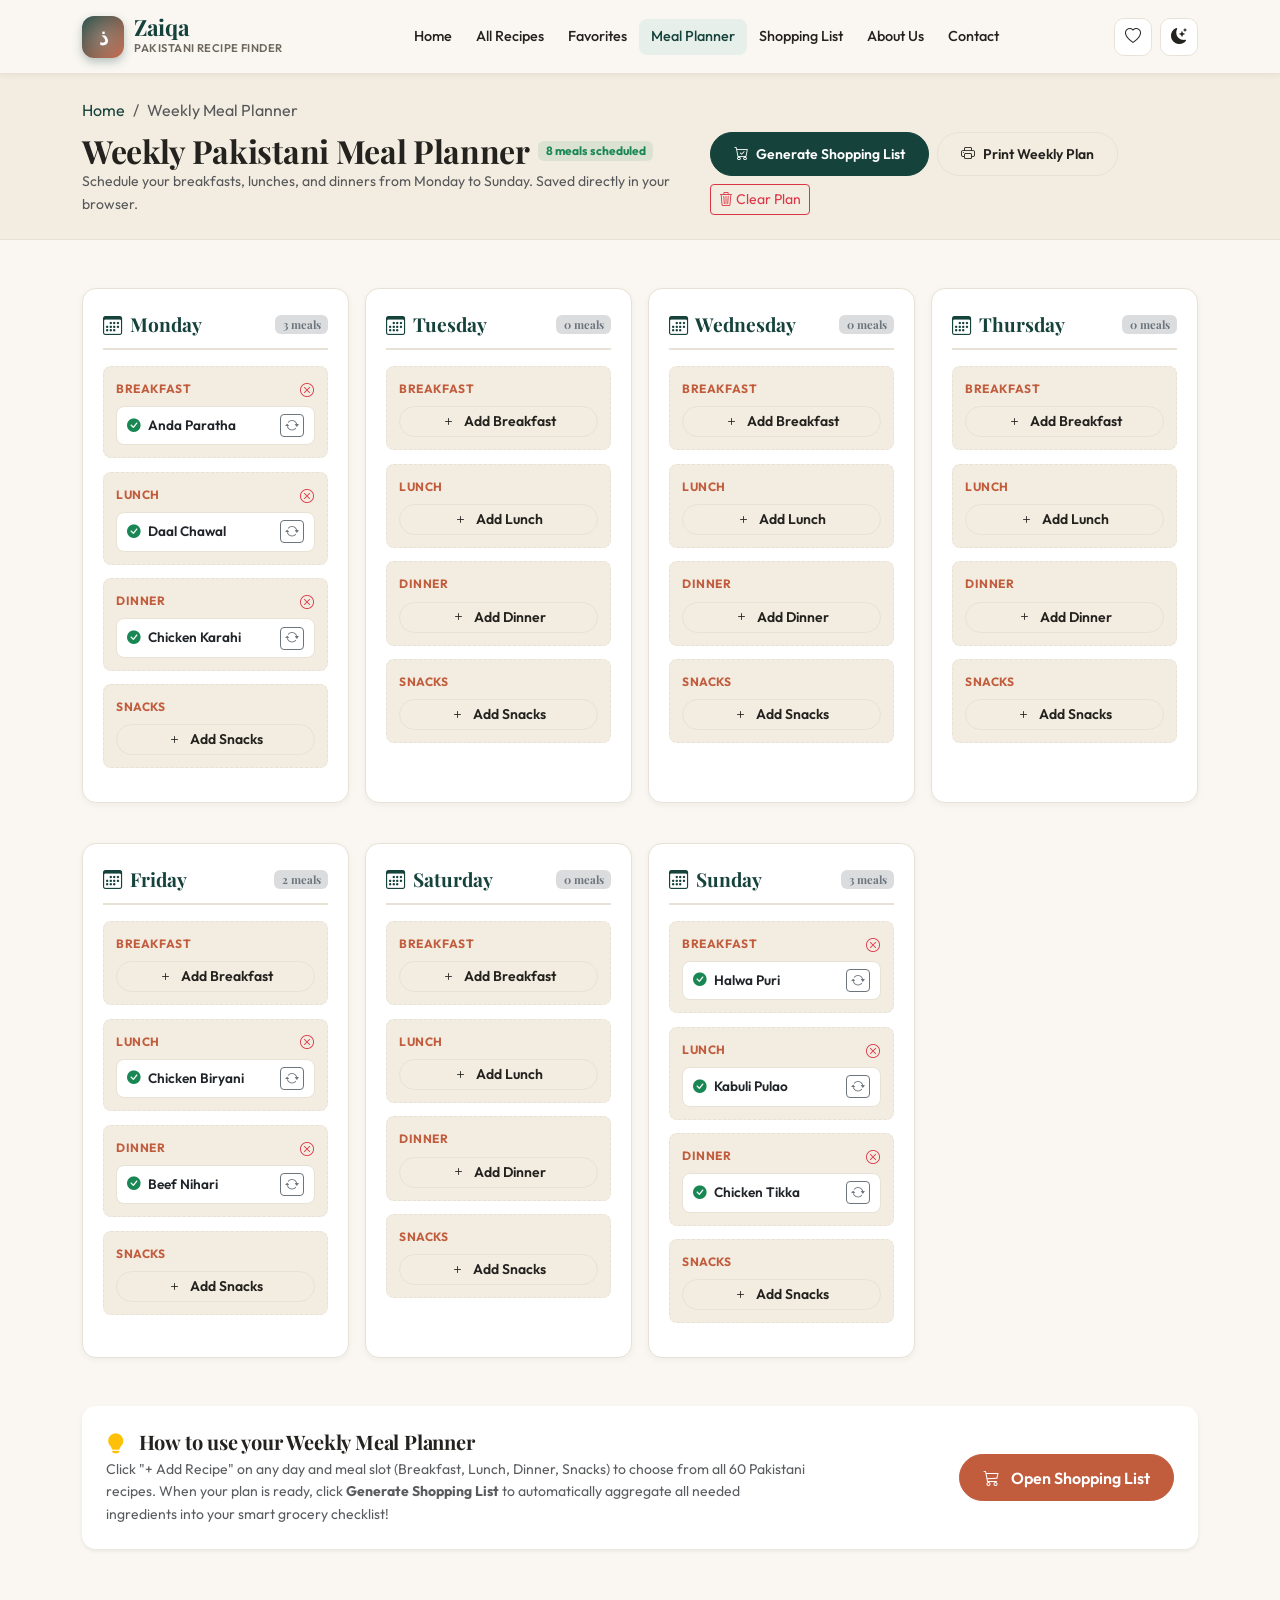
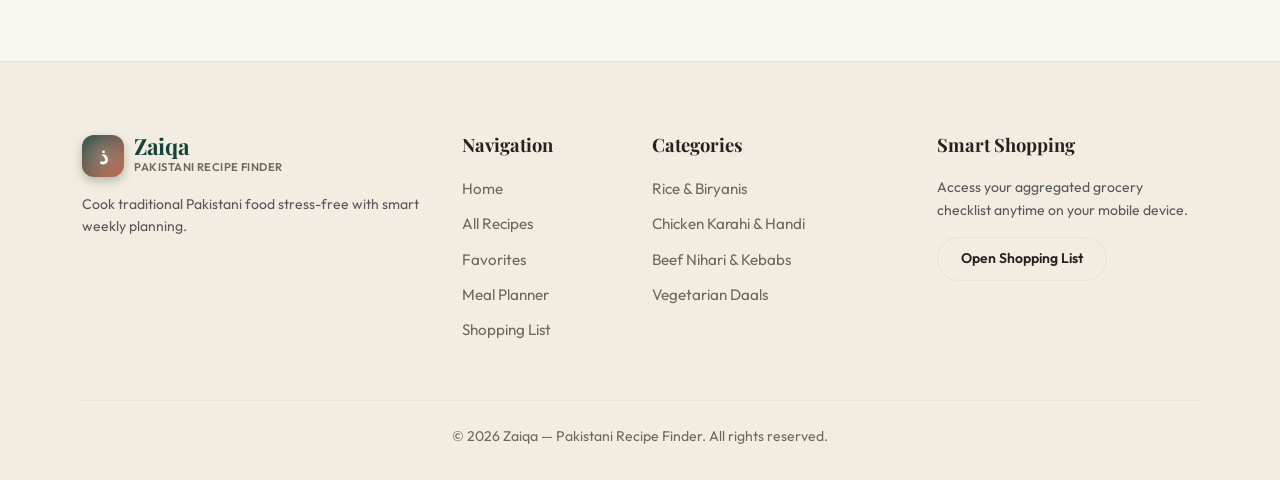
<file: meal-planner.html>
<!DOCTYPE html>
<html lang="en" data-bs-theme="light">
<head>
  <meta charset="UTF-8">
  <meta name="viewport" content="width=device-width, initial-scale=1.0">
  <title>Weekly Pakistani Meal Planner — Zaiqa</title>
  <meta name="description" content="Plan your weekly Pakistani meals from Monday to Sunday. Organize Breakfast, Lunch, Dinner, and auto-generate an organized smart shopping list.">

  <!-- Favicon -->
  <link rel="icon" href="images/placeholder.svg" type="image/svg+xml">

  <!-- Bootstrap 5 CSS -->
  <link href="https://cdn.jsdelivr.net/npm/bootstrap@5.3.3/dist/css/bootstrap.min.css" rel="stylesheet">
  <!-- Bootstrap Icons -->
  <link href="https://cdn.jsdelivr.net/npm/bootstrap-icons@1.11.3/font/bootstrap-icons.min.css" rel="stylesheet">
  <!-- Custom Stylesheet -->
  <link href="css/style.css" rel="stylesheet">
</head>
<body>

  <!-- ==========================================
       Sticky Navigation Bar
       ========================================== -->
  <nav class="navbar navbar-expand-lg sticky-top navbar-zaiqa" id="mainNavbar">
    <div class="container">
      <a class="navbar-brand navbar-brand-wrapper" href="index.html" aria-label="Zaiqa Homepage">
        <div class="brand-emblem">ذ</div>
        <div>
          <span class="brand-title">Zaiqa</span>
          <span class="brand-subtitle d-none d-sm-block">Pakistani Recipe Finder</span>
        </div>
      </a>

      <!-- Mobile actions -->
      <div class="d-flex align-items-center gap-2 d-lg-none">
        <a href="favorites.html" class="nav-action-btn" title="Saved Favorites" aria-label="Favorites">
          <i class="bi bi-heart"></i>
          <span class="nav-badge favorites-count-badge" style="display: none;">0</span>
        </a>
        <button type="button" class="nav-action-btn theme-toggle-btn" title="Toggle Dark/Light Mode" aria-label="Toggle Theme">
          <i class="bi bi-moon-stars-fill theme-icon"></i>
        </button>
        <button class="navbar-toggler border-0 shadow-none p-1" type="button" data-bs-toggle="collapse" data-bs-target="#navbarContent" aria-controls="navbarContent" aria-expanded="false" aria-label="Toggle navigation">
          <i class="bi bi-list fs-2"></i>
        </button>
      </div>

      <div class="collapse navbar-collapse" id="navbarContent">
        <ul class="navbar-nav mx-auto mb-2 mb-lg-0 align-items-lg-center">
          <li class="nav-item"><a class="nav-link" href="index.html">Home</a></li>
          <li class="nav-item"><a class="nav-link" href="recipes.html">All Recipes</a></li>
          <li class="nav-item"><a class="nav-link" href="favorites.html">Favorites</a></li>
          <li class="nav-item"><a class="nav-link active" href="meal-planner.html">Meal Planner</a></li>
          <li class="nav-item"><a class="nav-link" href="shopping-list.html">Shopping List</a></li>
          <li class="nav-item"><a class="nav-link" href="about.html">About Us</a></li>
          <li class="nav-item"><a class="nav-link" href="contact.html">Contact</a></li>
        </ul>

        <div class="d-none d-lg-flex align-items-center gap-2">
          <a href="favorites.html" class="nav-action-btn" title="Saved Favorites" aria-label="View Favorites">
            <i class="bi bi-heart"></i>
            <span class="nav-badge favorites-count-badge" style="display: none;">0</span>
          </a>
          <button type="button" class="nav-action-btn theme-toggle-btn" title="Toggle Dark/Light Mode" aria-label="Toggle Theme">
            <i class="bi bi-moon-stars-fill theme-icon"></i>
          </button>
        </div>
      </div>
    </div>
  </nav>

  <!-- ==========================================
       Header Banner
       ========================================== -->
  <header class="py-4" style="background-color: var(--bg-secondary); border-bottom: 1px solid var(--border-color);">
    <div class="container">
      <nav aria-label="breadcrumb">
        <ol class="breadcrumb mb-2 small">
          <li class="breadcrumb-item"><a href="index.html">Home</a></li>
          <li class="breadcrumb-item active" aria-current="page">Weekly Meal Planner</li>
        </ol>
      </nav>
      <div class="d-flex flex-column flex-md-row justify-content-between align-items-md-center gap-3">
        <div>
          <div class="d-flex align-items-center gap-2">
            <h1 class="h2 mb-0 font-serif">Weekly Pakistani Meal Planner</h1>
            <span class="badge bg-success bg-opacity-10 text-success fw-bold" id="plannerSummaryBadge">Schedule</span>
          </div>
          <p class="text-muted mb-0 small">
            Schedule your breakfasts, lunches, and dinners from Monday to Sunday. Saved directly in your browser.
          </p>
        </div>
        <div class="d-flex flex-wrap gap-2">
          <button type="button" class="btn btn-sm btn-primary-zaiqa" id="exportToShoppingListBtn">
            <i class="bi bi-cart-check"></i> Generate Shopping List
          </button>
          <button type="button" class="btn btn-sm btn-outline-zaiqa" id="printWeeklyPlanBtn">
            <i class="bi bi-printer"></i> Print Weekly Plan
          </button>
          <button type="button" class="btn btn-sm btn-outline-danger" id="clearMealPlanBtn">
            <i class="bi bi-trash3"></i> Clear Plan
          </button>
        </div>
      </div>
    </div>
  </header>

  <!-- ==========================================
       Meal Planner Grid
       ========================================== -->
  <main class="py-5">
    <div class="container">
      
      <!-- Interactive 7-Day Grid Container -->
      <div class="row g-3" id="mealPlanGrid">
        <!-- Rendered dynamically by js/meal-planner.js -->
      </div>

      <!-- Quick Helpful Guide Box -->
      <div class="card border-0 shadow-sm p-4 mt-4" style="background-color: var(--bg-card); border-radius: var(--radius-md);">
        <div class="row align-items-center g-3">
          <div class="col-md-8">
            <h5 class="font-serif mb-1"><i class="bi bi-lightbulb-fill text-warning me-2"></i> How to use your Weekly Meal Planner</h5>
            <p class="text-muted small mb-0">
              Click "+ Add Recipe" on any day and meal slot (Breakfast, Lunch, Dinner, Snacks) to choose from all 60 Pakistani recipes. When your plan is ready, click <strong>Generate Shopping List</strong> to automatically aggregate all needed ingredients into your smart grocery checklist!
            </p>
          </div>
          <div class="col-md-4 text-md-end">
            <a href="shopping-list.html" class="btn btn-terracotta">
              <i class="bi bi-cart3 me-1"></i> Open Shopping List
            </a>
          </div>
        </div>
      </div>
    </div>
  </main>

  <!-- ==========================================
       Recipe Picker Modal
       ========================================== -->
  <div class="modal fade" id="recipePickerModal" tabindex="-1" aria-labelledby="pickerModalTargetTitle" aria-hidden="true">
    <div class="modal-dialog modal-dialog-centered modal-lg modal-dialog-scrollable">
      <div class="modal-content border-0 shadow-lg">
        <div class="modal-header">
          <h5 class="modal-title font-serif" id="pickerModalTargetTitle">
            Select Recipe
          </h5>
          <button type="button" class="btn-close" data-bs-dismiss="modal" aria-label="Close"></button>
        </div>
        <div class="modal-body p-3">
          <!-- Search & Filter inside picker -->
          <div class="row g-2 mb-3">
            <div class="col-md-7">
              <input type="text" class="form-control form-control-sm" id="pickerSearchInput" placeholder="Search dish name (e.g. Biryani, Daal)...">
            </div>
            <div class="col-md-5">
              <select class="form-select form-select-sm" id="pickerCategoryFilter">
                <option value="">All Categories</option>
                <option value="Rice Dishes">Rice Dishes</option>
                <option value="Chicken Recipes">Chicken Recipes</option>
                <option value="Beef & Mutton">Beef & Mutton</option>
                <option value="Vegetarian">Vegetarian</option>
                <option value="Breads & Breakfast">Breads & Breakfast</option>
                <option value="Street Food & Snacks">Street Food & Snacks</option>
                <option value="Desserts & Drinks">Desserts & Drinks</option>
              </select>
            </div>
          </div>

          <!-- Recipe List Grid -->
          <div class="row g-2" id="pickerRecipeGrid">
            <!-- Dynamically populated -->
          </div>
        </div>
      </div>
    </div>
  </div>

  <!-- ==========================================
       Confirmation Modal: Clear Meal Plan
       ========================================== -->
  <div class="modal fade" id="confirmClearPlannerModal" tabindex="-1" aria-labelledby="confirmClearPlannerLabel" aria-hidden="true">
    <div class="modal-dialog modal-dialog-centered">
      <div class="modal-content border-0 shadow-lg">
        <div class="modal-header border-bottom-0">
          <h5 class="modal-title font-serif text-danger" id="confirmClearPlannerLabel">
            <i class="bi bi-exclamation-triangle-fill me-2"></i> Reset Weekly Meal Plan?
          </h5>
          <button type="button" class="btn-close" data-bs-dismiss="modal" aria-label="Close"></button>
        </div>
        <div class="modal-body py-2">
          <p class="mb-0 text-muted">
            Are you sure you want to clear all scheduled meals for Monday through Sunday?
          </p>
        </div>
        <div class="modal-footer border-top-0 d-flex justify-content-end gap-2">
          <button type="button" class="btn btn-outline-secondary" data-bs-dismiss="modal">Cancel</button>
          <button type="button" class="btn btn-danger" id="confirmClearPlannerAction">Yes, Clear Schedule</button>
        </div>
      </div>
    </div>
  </div>

  <!-- ==========================================
       Master Footer
       ========================================== -->
  <footer class="footer-zaiqa">
    <div class="container">
      <div class="row g-4">
        <div class="col-lg-4">
          <div class="navbar-brand-wrapper mb-3">
            <div class="brand-emblem">ذ</div>
            <div>
              <span class="brand-title">Zaiqa</span>
              <span class="brand-subtitle">Pakistani Recipe Finder</span>
            </div>
          </div>
          <p class="text-muted small">
            Cook traditional Pakistani food stress-free with smart weekly planning.
          </p>
        </div>
        <div class="col-6 col-md-4 col-lg-2">
          <h5 class="footer-heading">Navigation</h5>
          <ul class="footer-links">
            <li><a href="index.html">Home</a></li>
            <li><a href="recipes.html">All Recipes</a></li>
            <li><a href="favorites.html">Favorites</a></li>
            <li><a href="meal-planner.html">Meal Planner</a></li>
            <li><a href="shopping-list.html">Shopping List</a></li>
          </ul>
        </div>
        <div class="col-6 col-md-4 col-lg-3">
          <h5 class="footer-heading">Categories</h5>
          <ul class="footer-links">
            <li><a href="recipes.html?category=Rice+Dishes">Rice & Biryanis</a></li>
            <li><a href="recipes.html?category=Chicken+Recipes">Chicken Karahi & Handi</a></li>
            <li><a href="recipes.html?category=Beef+%26+Mutton">Beef Nihari & Kebabs</a></li>
            <li><a href="recipes.html?category=Vegetarian">Vegetarian Daals</a></li>
          </ul>
        </div>
        <div class="col-md-4 col-lg-3">
          <h5 class="footer-heading">Smart Shopping</h5>
          <p class="text-muted small">Access your aggregated grocery checklist anytime on your mobile device.</p>
          <a href="shopping-list.html" class="btn btn-sm btn-outline-zaiqa">Open Shopping List</a>
        </div>
      </div>
      <div class="footer-bottom text-center">
        © 2026 Zaiqa — Pakistani Recipe Finder. All rights reserved.
      </div>
    </div>
  </footer>

  <!-- Floating Back to Top Button -->
  <button type="button" class="back-to-top" id="backToTopBtn" title="Back to top" aria-label="Back to top">
    <i class="bi bi-arrow-up"></i>
  </button>

  <!-- Toast Container -->
  <div id="toast-container" aria-live="polite"></div>

  <!-- Bootstrap 5 JS Bundle -->
  <script src="https://cdn.jsdelivr.net/npm/bootstrap@5.3.3/dist/js/bootstrap.bundle.min.js"></script>

  <!-- Database & Core JS -->
  <script src="js/recipes.js"></script>
  <script src="js/main.js"></script>
  <script src="js/meal-planner.js"></script>
</body>
</html>
</file>
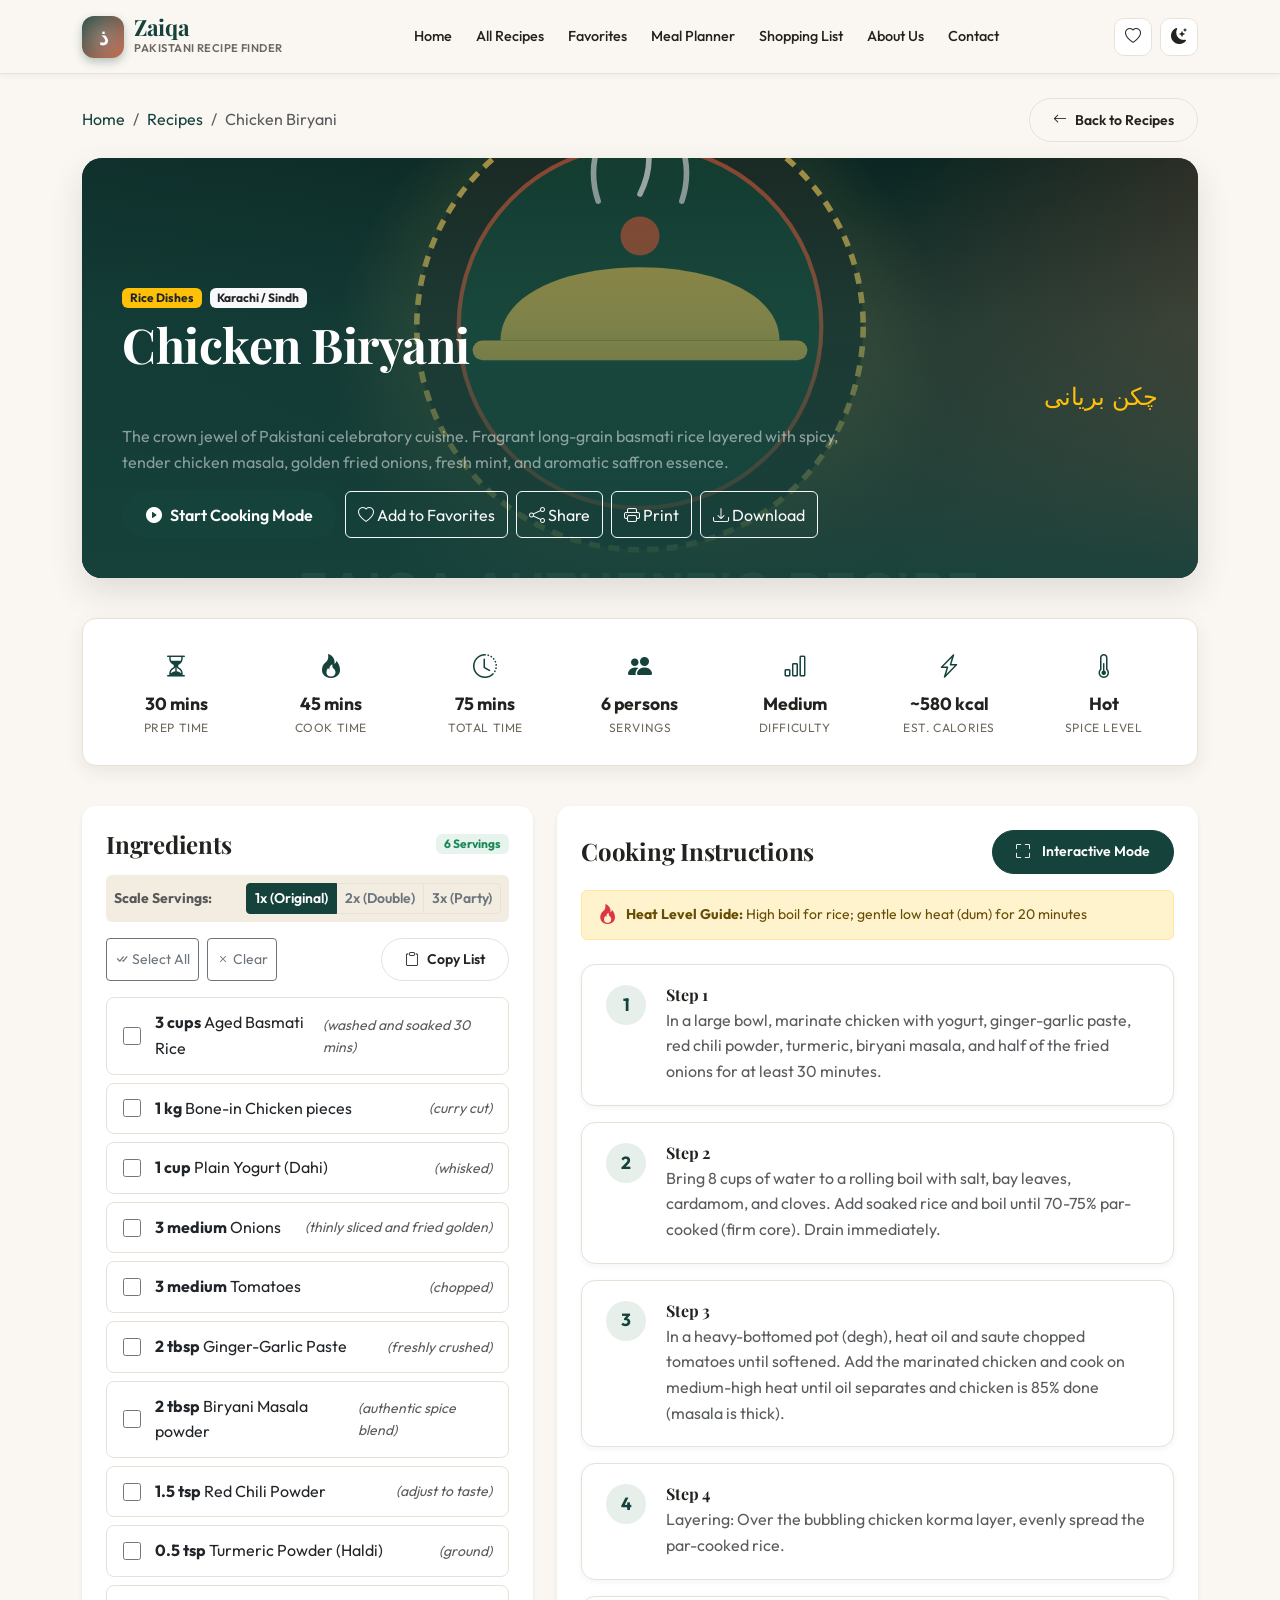
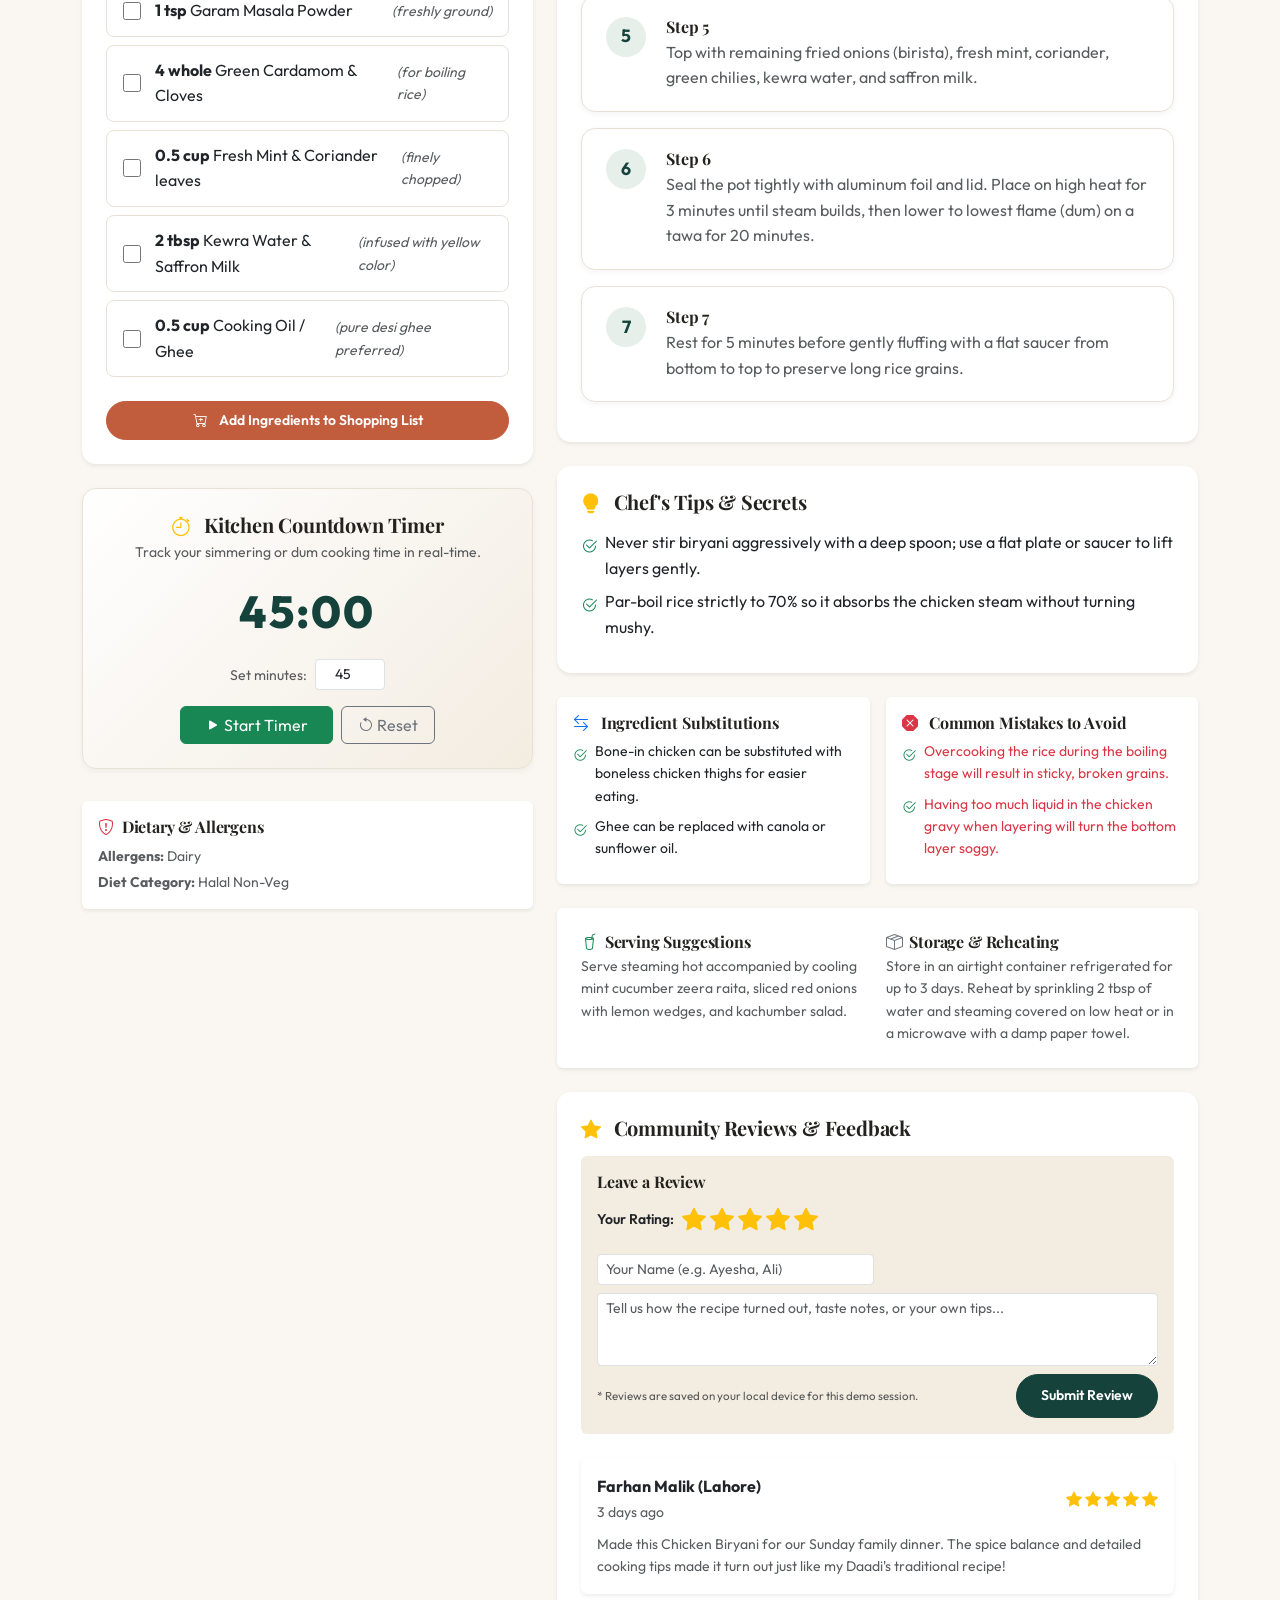
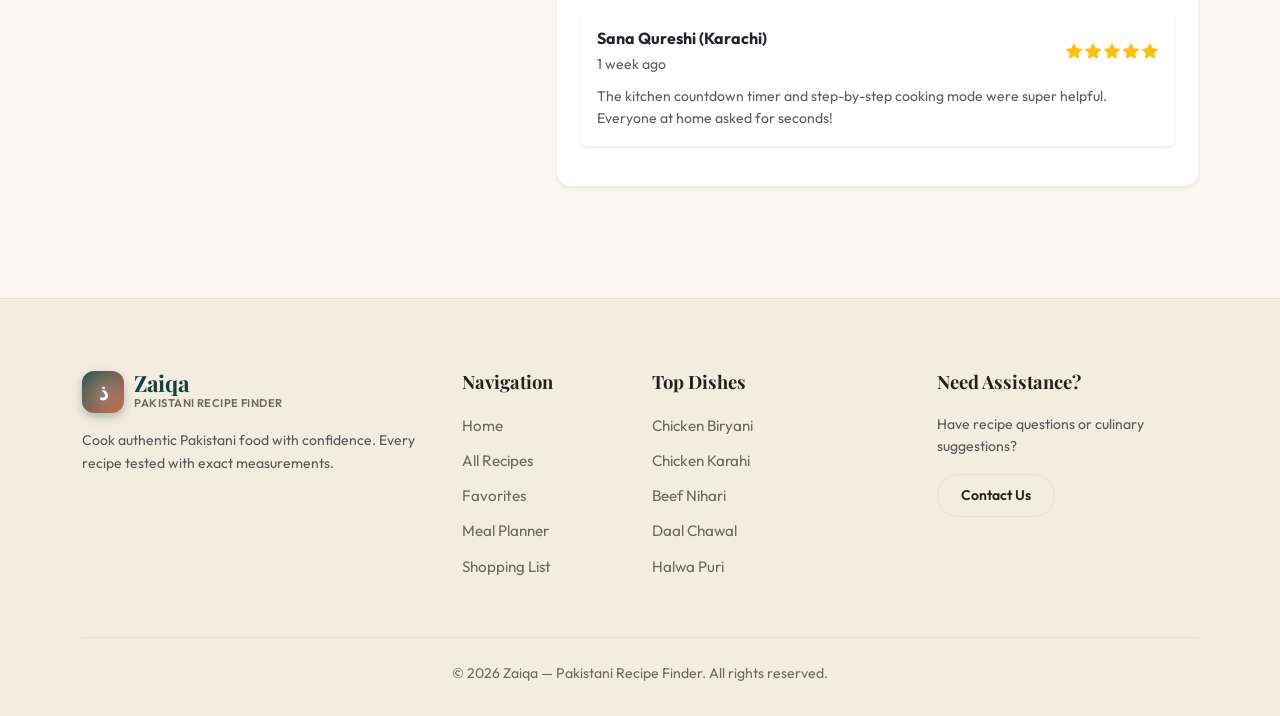
<file: recipe.html>
<!DOCTYPE html>
<html lang="en" data-bs-theme="light">
<head>
  <meta charset="UTF-8">
  <meta name="viewport" content="width=device-width, initial-scale=1.0">
  <title>Recipe Details — Zaiqa Pakistani Recipe Finder</title>
  <meta name="description" content="Detailed authentic Pakistani recipe with exact ingredients, step-by-step cooking instructions, servings scaler, and built-in kitchen timer.">

  <!-- Favicon -->
  <link rel="icon" href="images/placeholder.svg" type="image/svg+xml">

  <!-- Bootstrap 5 CSS -->
  <link href="https://cdn.jsdelivr.net/npm/bootstrap@5.3.3/dist/css/bootstrap.min.css" rel="stylesheet">
  <!-- Bootstrap Icons -->
  <link href="https://cdn.jsdelivr.net/npm/bootstrap-icons@1.11.3/font/bootstrap-icons.min.css" rel="stylesheet">
  <!-- Custom Stylesheet -->
  <link href="css/style.css" rel="stylesheet">
</head>
<body>

  <!-- ==========================================
       Sticky Navigation Bar
       ========================================== -->
  <nav class="navbar navbar-expand-lg sticky-top navbar-zaiqa" id="mainNavbar">
    <div class="container">
      <a class="navbar-brand navbar-brand-wrapper" href="index.html" aria-label="Zaiqa Homepage">
        <div class="brand-emblem">ذ</div>
        <div>
          <span class="brand-title">Zaiqa</span>
          <span class="brand-subtitle d-none d-sm-block">Pakistani Recipe Finder</span>
        </div>
      </a>

      <!-- Mobile actions -->
      <div class="d-flex align-items-center gap-2 d-lg-none">
        <a href="favorites.html" class="nav-action-btn" title="Saved Favorites" aria-label="Favorites">
          <i class="bi bi-heart"></i>
          <span class="nav-badge favorites-count-badge" style="display: none;">0</span>
        </a>
        <button type="button" class="nav-action-btn theme-toggle-btn" title="Toggle Dark/Light Mode" aria-label="Toggle Theme">
          <i class="bi bi-moon-stars-fill theme-icon"></i>
        </button>
        <button class="navbar-toggler border-0 shadow-none p-1" type="button" data-bs-toggle="collapse" data-bs-target="#navbarContent" aria-controls="navbarContent" aria-expanded="false" aria-label="Toggle navigation">
          <i class="bi bi-list fs-2"></i>
        </button>
      </div>

      <div class="collapse navbar-collapse" id="navbarContent">
        <ul class="navbar-nav mx-auto mb-2 mb-lg-0 align-items-lg-center">
          <li class="nav-item">
            <a class="nav-link" href="index.html">Home</a>
          </li>
          <li class="nav-item">
            <a class="nav-link active" href="recipes.html">All Recipes</a>
          </li>
          <li class="nav-item">
            <a class="nav-link" href="favorites.html">Favorites</a>
          </li>
          <li class="nav-item">
            <a class="nav-link" href="meal-planner.html">Meal Planner</a>
          </li>
          <li class="nav-item">
            <a class="nav-link" href="shopping-list.html">Shopping List</a>
          </li>
          <li class="nav-item">
            <a class="nav-link" href="about.html">About Us</a>
          </li>
          <li class="nav-item">
            <a class="nav-link" href="contact.html">Contact</a>
          </li>
        </ul>

        <div class="d-none d-lg-flex align-items-center gap-2">
          <a href="favorites.html" class="nav-action-btn" title="Saved Favorites" aria-label="View Favorites">
            <i class="bi bi-heart"></i>
            <span class="nav-badge favorites-count-badge" style="display: none;">0</span>
          </a>
          <button type="button" class="nav-action-btn theme-toggle-btn" title="Toggle Dark/Light Mode" aria-label="Toggle Theme">
            <i class="bi bi-moon-stars-fill theme-icon"></i>
          </button>
        </div>
      </div>
    </div>
  </nav>

  <!-- ==========================================
       Recipe Hero Banner
       ========================================== -->
  <main class="py-4">
    <div class="container">

      <!-- Breadcrumbs & Navigation -->
      <div class="d-flex justify-content-between align-items-center mb-3">
        <nav aria-label="breadcrumb">
          <ol class="breadcrumb mb-0 small">
            <li class="breadcrumb-item"><a href="index.html">Home</a></li>
            <li class="breadcrumb-item"><a href="recipes.html">Recipes</a></li>
            <li class="breadcrumb-item active" id="breadcrumbRecipeName" aria-current="page">Recipe</li>
          </ol>
        </nav>
        <a href="recipes.html" class="btn btn-sm btn-outline-zaiqa">
          <i class="bi bi-arrow-left"></i> Back to Recipes
        </a>
      </div>

      <!-- Main Recipe Banner Card -->
      <div class="recipe-detail-header">
        <img src="images/placeholder.svg" alt="Recipe Hero" class="recipe-detail-hero-img" id="recipeHeroImage">
        <div class="recipe-detail-overlay">
          <div class="d-flex flex-wrap gap-2 mb-2">
            <span class="badge bg-warning text-dark fw-bold" id="recipeHeroCategory">Category</span>
            <span class="badge bg-light text-dark fw-bold" id="recipeHeroRegion">Region</span>
          </div>
          <h1 class="display-5 fw-bold mb-1 font-serif text-white" id="recipeHeroTitle">Recipe Title</h1>
          <div class="fs-4 text-warning mb-2" id="recipeHeroUrdu" style="direction: rtl; font-family: 'Amiri', 'Segoe UI', Tahoma, sans-serif;">اردو نام</div>
          <p class="text-white-50 mb-3" style="max-width: 750px;" id="recipeHeroDescription">
            Rich authentic description will appear here.
          </p>

          <!-- Top Action Bar -->
          <div class="d-flex flex-wrap gap-2">
            <button type="button" class="btn btn-primary-zaiqa" id="startCookingModeBtn">
              <i class="bi bi-play-circle-fill"></i> Start Cooking Mode
            </button>
            <button type="button" class="btn btn-outline-light" id="favoriteRecipeBtn">
              <i class="bi bi-heart"></i> Add to Favorites
            </button>
            <button type="button" class="btn btn-outline-light" id="shareRecipeBtn" title="Share Recipe">
              <i class="bi bi-share"></i> Share
            </button>
            <button type="button" class="btn btn-outline-light" id="printRecipeBtn" title="Print Recipe">
              <i class="bi bi-printer"></i> Print
            </button>
            <button type="button" class="btn btn-outline-light" id="downloadRecipeBtn" title="Download Text Recipe">
              <i class="bi bi-download"></i> Download
            </button>
          </div>
        </div>
      </div>

      <!-- Quick Metrics Bar -->
      <div class="recipe-quick-stat-bar">
        <div class="quick-stat-box">
          <div class="quick-stat-icon"><i class="bi bi-hourglass-split"></i></div>
          <div class="quick-stat-val" id="statPrepTime">--</div>
          <div class="quick-stat-label">Prep Time</div>
        </div>
        <div class="quick-stat-box">
          <div class="quick-stat-icon"><i class="bi bi-fire"></i></div>
          <div class="quick-stat-val" id="statCookTime">--</div>
          <div class="quick-stat-label">Cook Time</div>
        </div>
        <div class="quick-stat-box">
          <div class="quick-stat-icon"><i class="bi bi-clock-history"></i></div>
          <div class="quick-stat-val" id="statTotalTime">--</div>
          <div class="quick-stat-label">Total Time</div>
        </div>
        <div class="quick-stat-box">
          <div class="quick-stat-icon"><i class="bi bi-people-fill"></i></div>
          <div class="quick-stat-val" id="statServings">--</div>
          <div class="quick-stat-label">Servings</div>
        </div>
        <div class="quick-stat-box">
          <div class="quick-stat-icon"><i class="bi bi-bar-chart"></i></div>
          <div class="quick-stat-val" id="statDifficulty">--</div>
          <div class="quick-stat-label">Difficulty</div>
        </div>
        <div class="quick-stat-box">
          <div class="quick-stat-icon"><i class="bi bi-lightning-charge"></i></div>
          <div class="quick-stat-val" id="statCalories">--</div>
          <div class="quick-stat-label">Est. Calories</div>
        </div>
        <div class="quick-stat-box">
          <div class="quick-stat-icon"><i class="bi bi-thermometer-half"></i></div>
          <div class="quick-stat-val" id="statSpice">--</div>
          <div class="quick-stat-label">Spice Level</div>
        </div>
      </div>

      <!-- Main Columns: Ingredients (Left) and Cooking Steps (Right) -->
      <div class="row g-4">

        <!-- Left Column: Ingredients & Kitchen Tools -->
        <div class="col-lg-5">
          <!-- Ingredients Card -->
          <div class="card border-0 shadow-sm p-4 mb-4" style="background-color: var(--bg-card); border-radius: var(--radius-md);">
            <div class="d-flex justify-content-between align-items-center mb-3">
              <h3 class="h4 mb-0 font-serif">Ingredients</h3>
              <span class="badge bg-success bg-opacity-10 text-success fw-bold" id="scaledServingsLabel">Servings</span>
            </div>

            <!-- Servings Scaler Buttons -->
            <div class="d-flex align-items-center gap-2 mb-3 p-2 rounded" style="background-color: var(--bg-secondary);">
              <span class="small fw-bold text-muted">Scale Servings:</span>
              <div class="btn-group btn-group-sm scale-btn-group ms-auto" role="group" aria-label="Scale servings">
                <button type="button" class="btn btn-outline-secondary scale-btn active" data-scale="1">1x (Original)</button>
                <button type="button" class="btn btn-outline-secondary scale-btn" data-scale="2">2x (Double)</button>
                <button type="button" class="btn btn-outline-secondary scale-btn" data-scale="3">3x (Party)</button>
              </div>
            </div>

            <!-- Action buttons for ingredients -->
            <div class="d-flex flex-wrap gap-2 mb-3">
              <button type="button" class="btn btn-sm btn-outline-secondary" id="selectAllIngredientsBtn">
                <i class="bi bi-check-all"></i> Select All
              </button>
              <button type="button" class="btn btn-sm btn-outline-secondary" id="clearIngredientsBtn">
                <i class="bi bi-x"></i> Clear
              </button>
              <button type="button" class="btn btn-sm btn-outline-zaiqa ms-auto" id="copyIngredientsBtn">
                <i class="bi bi-clipboard"></i> Copy List
              </button>
            </div>

            <!-- Dynamic Ingredients List with Checkboxes -->
            <div id="ingredientsList" class="mb-3">
              <!-- Populated by js/recipe-details.js -->
            </div>

            <!-- Add to Shopping List CTA -->
            <button type="button" class="btn btn-sm btn-terracotta w-100 py-2 fw-semibold" id="addIngredientsToShoppingListBtn">
              <i class="bi bi-cart-plus me-1"></i> Add Ingredients to Shopping List
            </button>
          </div>

          <!-- Built-In Kitchen Timer Widget -->
          <div class="kitchen-timer-widget">
            <h5 class="font-serif mb-1"><i class="bi bi-stopwatch text-warning me-2"></i> Kitchen Countdown Timer</h5>
            <p class="small text-muted mb-2">Track your simmering or dum cooking time in real-time.</p>
            <div class="timer-display" id="timerDisplay">20:00</div>
            
            <div class="d-flex justify-content-center align-items-center gap-2 mb-3">
              <span class="small text-muted">Set minutes:</span>
              <input type="number" id="timerCustomMinutes" class="form-control form-control-sm text-center" style="width: 70px;" min="1" max="180" value="20">
            </div>

            <div class="d-flex justify-content-center gap-2">
              <button type="button" class="btn btn-success px-4" id="timerStartBtn">
                <i class="bi bi-play-fill"></i> Start Timer
              </button>
              <button type="button" class="btn btn-warning px-4" id="timerPauseBtn" style="display: none;">
                <i class="bi bi-pause-fill"></i> Pause
              </button>
              <button type="button" class="btn btn-outline-secondary px-3" id="timerResetBtn">
                <i class="bi bi-arrow-counterclockwise"></i> Reset
              </button>
            </div>
          </div>

          <!-- Allergens & Diet Notice -->
          <div class="card border-0 shadow-sm p-3 mb-4" style="background-color: var(--bg-card);">
            <h6 class="fw-bold mb-2 font-serif"><i class="bi bi-shield-exclamation text-danger me-1"></i> Dietary & Allergens</h6>
            <div class="small text-muted mb-1">
              <strong>Allergens:</strong> <span id="allergensText">None</span>
            </div>
            <div class="small text-muted">
              <strong>Diet Category:</strong> <span id="statDiet">Halal</span>
            </div>
          </div>
        </div>

        <!-- Right Column: Step-by-Step Cooking Steps & Chef Secrets -->
        <div class="col-lg-7">
          <!-- Step-by-Step Instructions -->
          <div class="card border-0 shadow-sm p-4 mb-4" style="background-color: var(--bg-card); border-radius: var(--radius-md);">
            <div class="d-flex justify-content-between align-items-center mb-3">
              <h3 class="h4 mb-0 font-serif">Cooking Instructions</h3>
              <button type="button" class="btn btn-sm btn-primary-zaiqa" onclick="document.getElementById('startCookingModeBtn').click()">
                <i class="bi bi-fullscreen me-1"></i> Interactive Mode
              </button>
            </div>

            <!-- Heat Level Alert -->
            <div class="alert alert-warning d-flex align-items-center gap-2 py-2 mb-4">
              <i class="bi bi-fire fs-5 text-danger"></i>
              <div class="small">
                <strong>Heat Level Guide:</strong> <span id="heatLevelNote">Medium-high flame</span>
              </div>
            </div>

            <div id="instructionsList">
              <!-- Rendered via JS -->
            </div>
          </div>

          <!-- Chef's Tips & Secrets -->
          <div class="card border-0 shadow-sm p-4 mb-4" style="background-color: var(--bg-card); border-radius: var(--radius-md);">
            <h4 class="h5 mb-3 font-serif"><i class="bi bi-lightbulb-fill text-warning me-2"></i> Chef's Tips & Secrets</h4>
            <ul class="list-unstyled mb-0" id="chefTipsList">
              <!-- Rendered via JS -->
            </ul>
          </div>

          <!-- Substitutions & Mistakes to Avoid -->
          <div class="row g-3 mb-4">
            <div class="col-md-6">
              <div class="card border-0 shadow-sm p-3 h-100" style="background-color: var(--bg-card);">
                <h5 class="h6 fw-bold mb-2 font-serif"><i class="bi bi-arrow-left-right text-primary me-2"></i> Ingredient Substitutions</h5>
                <ul class="list-unstyled mb-0 small" id="substitutionsList">
                  <!-- Rendered via JS -->
                </ul>
              </div>
            </div>
            <div class="col-md-6">
              <div class="card border-0 shadow-sm p-3 h-100" style="background-color: var(--bg-card);">
                <h5 class="h6 fw-bold mb-2 font-serif"><i class="bi bi-x-octagon-fill text-danger me-2"></i> Common Mistakes to Avoid</h5>
                <ul class="list-unstyled mb-0 small text-danger" id="mistakesList">
                  <!-- Rendered via JS -->
                </ul>
              </div>
            </div>
          </div>

          <!-- Serving, Storage & Reheating -->
          <div class="card border-0 shadow-sm p-4 mb-4" style="background-color: var(--bg-card);">
            <div class="row g-3">
              <div class="col-md-6">
                <h6 class="fw-bold font-serif mb-1"><i class="bi bi-cup-straw text-success me-1"></i> Serving Suggestions</h6>
                <p class="small text-muted mb-0" id="servingSuggestionsText">Serve piping hot.</p>
              </div>
              <div class="col-md-6">
                <h6 class="fw-bold font-serif mb-1"><i class="bi bi-box-seam text-secondary me-1"></i> Storage & Reheating</h6>
                <p class="small text-muted mb-0" id="storageReheatingText">Refrigerate for up to 3 days.</p>
              </div>
            </div>
          </div>

          <!-- Ratings & Reviews Section -->
          <div class="card border-0 shadow-sm p-4 mb-4" style="background-color: var(--bg-card); border-radius: var(--radius-md);">
            <h4 class="h5 mb-3 font-serif"><i class="bi bi-star-fill text-warning me-2"></i> Community Reviews & Feedback</h4>
            
            <!-- Submit Review Form -->
            <form id="reviewForm" class="mb-4 p-3 rounded" style="background-color: var(--bg-secondary);">
              <h6 class="fw-bold mb-2 font-serif">Leave a Review</h6>
              
              <!-- Star picker -->
              <div class="d-flex align-items-center gap-2 mb-3">
                <span class="small fw-semibold">Your Rating:</span>
                <div id="starRatingPicker" data-rating="5" class="d-flex gap-1">
                  <i class="bi bi-star-fill text-warning fs-4 cursor-pointer"></i>
                  <i class="bi bi-star-fill text-warning fs-4 cursor-pointer"></i>
                  <i class="bi bi-star-fill text-warning fs-4 cursor-pointer"></i>
                  <i class="bi bi-star-fill text-warning fs-4 cursor-pointer"></i>
                  <i class="bi bi-star-fill text-warning fs-4 cursor-pointer"></i>
                </div>
              </div>

              <div class="row g-2 mb-2">
                <div class="col-sm-6">
                  <input type="text" id="reviewAuthorName" class="form-control form-control-sm" placeholder="Your Name (e.g. Ayesha, Ali)">
                </div>
                <div class="col-12">
                  <textarea id="reviewComment" class="form-control form-control-sm" rows="3" placeholder="Tell us how the recipe turned out, taste notes, or your own tips..." required></textarea>
                </div>
              </div>

              <div class="d-flex justify-content-between align-items-center">
                <small class="text-muted" style="font-size: 0.72rem;">* Reviews are saved on your local device for this demo session.</small>
                <button type="submit" class="btn btn-sm btn-primary-zaiqa px-4">Submit Review</button>
              </div>
            </form>

            <!-- Rendered Reviews List -->
            <div id="reviewsContainer">
              <!-- Dynamic Reviews Populated Here -->
            </div>
          </div>
        </div>
      </div>
    </div>
  </main>

  <!-- ==========================================
       Interactive Step-by-Step Cooking Mode Modal
       ========================================== -->
  <div class="modal fade" id="cookingModeModal" tabindex="-1" aria-labelledby="cookingModeModalLabel" aria-hidden="true" data-bs-backdrop="static">
    <div class="modal-dialog modal-dialog-centered modal-lg">
      <div class="modal-content border-0 shadow-lg" style="background-color: var(--bg-card);">
        <div class="modal-header border-bottom-0 pb-0">
          <div>
            <span class="badge bg-success bg-opacity-10 text-success fw-bold mb-1">HANDS-FREE COOKING MODE</span>
            <h5 class="modal-title font-serif" id="cookStepIndicator">Step 1 of 5</h5>
          </div>
          <button type="button" class="btn-close" data-bs-dismiss="modal" aria-label="Close"></button>
        </div>

        <div class="modal-body p-4 text-center">
          <!-- Progress bar -->
          <div class="progress mb-4" style="height: 6px;">
            <div class="progress-bar bg-success" id="cookProgressBar" role="progressbar" style="width: 20%;" aria-valuenow="20" aria-valuemin="0" aria-valuemax="100"></div>
          </div>

          <div class="p-4 rounded-4 mb-4" style="background-color: var(--bg-secondary); min-height: 180px; display: flex; align-items: center; justify-content: center;">
            <p class="fs-4 mb-0 fw-medium leading-relaxed font-serif" id="cookStepContent">
              Step content instructions appear here.
            </p>
          </div>

          <div class="small text-muted mb-2">
            <i class="bi bi-keyboard"></i> Pro Tip: Use Left & Right Arrow keys on your keyboard to navigate steps.
          </div>
        </div>

        <div class="modal-footer border-top-0 d-flex justify-content-between">
          <button type="button" class="btn btn-outline-secondary px-4" id="cookStepPrevBtn" disabled>
            <i class="bi bi-arrow-left"></i> Previous Step
          </button>
          <button type="button" class="btn btn-primary-zaiqa px-4" id="cookStepNextBtn">
            Next Step <i class="bi bi-arrow-right"></i>
          </button>
        </div>
      </div>
    </div>
  </div>

  <!-- ==========================================
       Master Footer
       ========================================== -->
  <footer class="footer-zaiqa">
    <div class="container">
      <div class="row g-4">
        <div class="col-lg-4">
          <div class="navbar-brand-wrapper mb-3">
            <div class="brand-emblem">ذ</div>
            <div>
              <span class="brand-title">Zaiqa</span>
              <span class="brand-subtitle">Pakistani Recipe Finder</span>
            </div>
          </div>
          <p class="text-muted small">
            Cook authentic Pakistani food with confidence. Every recipe tested with exact measurements.
          </p>
        </div>
        <div class="col-6 col-md-4 col-lg-2">
          <h5 class="footer-heading">Navigation</h5>
          <ul class="footer-links">
            <li><a href="index.html">Home</a></li>
            <li><a href="recipes.html">All Recipes</a></li>
            <li><a href="favorites.html">Favorites</a></li>
            <li><a href="meal-planner.html">Meal Planner</a></li>
            <li><a href="shopping-list.html">Shopping List</a></li>
          </ul>
        </div>
        <div class="col-6 col-md-4 col-lg-3">
          <h5 class="footer-heading">Top Dishes</h5>
          <ul class="footer-links">
            <li><a href="recipe.html?id=chicken-biryani">Chicken Biryani</a></li>
            <li><a href="recipe.html?id=chicken-karahi">Chicken Karahi</a></li>
            <li><a href="recipe.html?id=beef-nihari">Beef Nihari</a></li>
            <li><a href="recipe.html?id=daal-chawal">Daal Chawal</a></li>
            <li><a href="recipe.html?id=halwa-puri">Halwa Puri</a></li>
          </ul>
        </div>
        <div class="col-md-4 col-lg-3">
          <h5 class="footer-heading">Need Assistance?</h5>
          <p class="text-muted small">Have recipe questions or culinary suggestions?</p>
          <a href="contact.html" class="btn btn-sm btn-outline-zaiqa">Contact Us</a>
        </div>
      </div>
      <div class="footer-bottom text-center">
        © 2026 Zaiqa — Pakistani Recipe Finder. All rights reserved.
      </div>
    </div>
  </footer>

  <!-- Floating Back to Top Button -->
  <button type="button" class="back-to-top" id="backToTopBtn" title="Back to top" aria-label="Back to top">
    <i class="bi bi-arrow-up"></i>
  </button>

  <!-- Toast Notification Container -->
  <div id="toast-container" aria-live="polite"></div>

  <!-- Bootstrap 5 JS Bundle -->
  <script src="https://cdn.jsdelivr.net/npm/bootstrap@5.3.3/dist/js/bootstrap.bundle.min.js"></script>

  <!-- Database & Core JS -->
  <script src="js/recipes.js"></script>
  <script src="js/main.js"></script>
  <script src="js/recipe-details.js"></script>
</body>
</html>
</file>
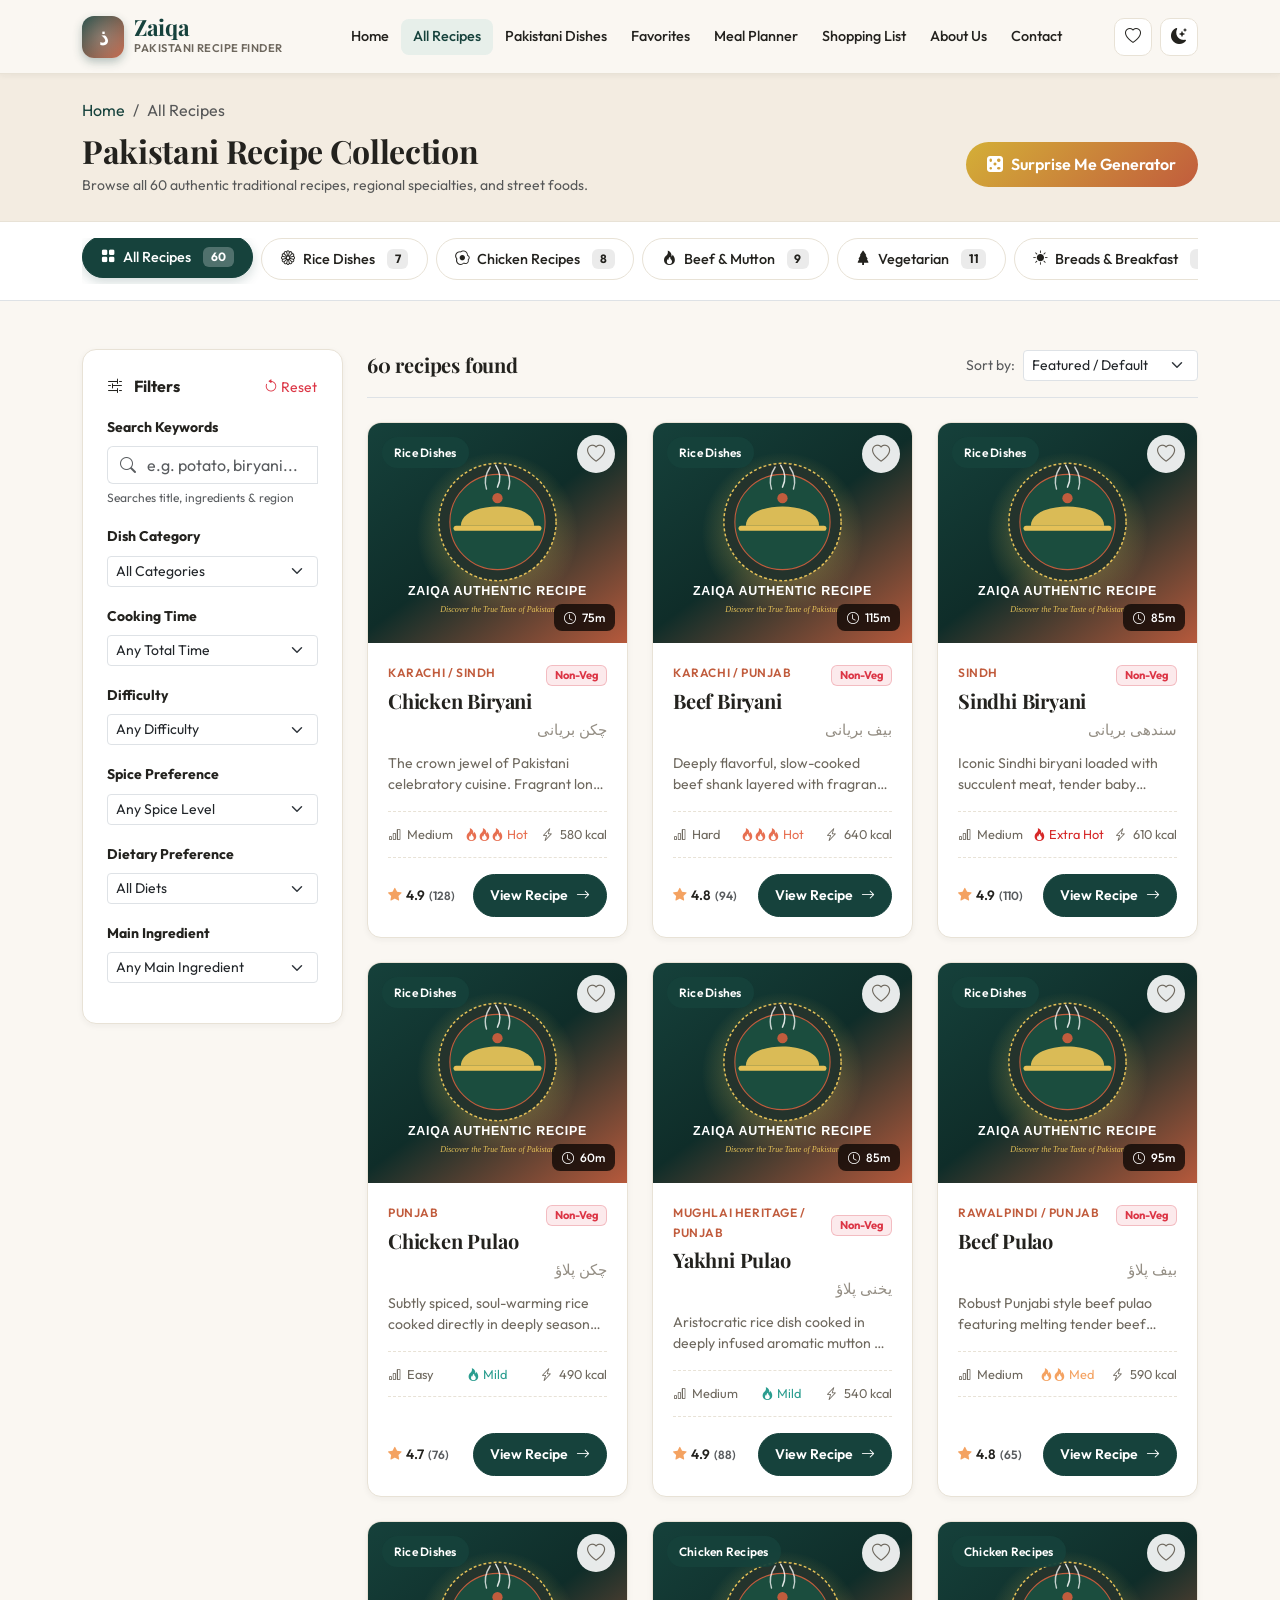
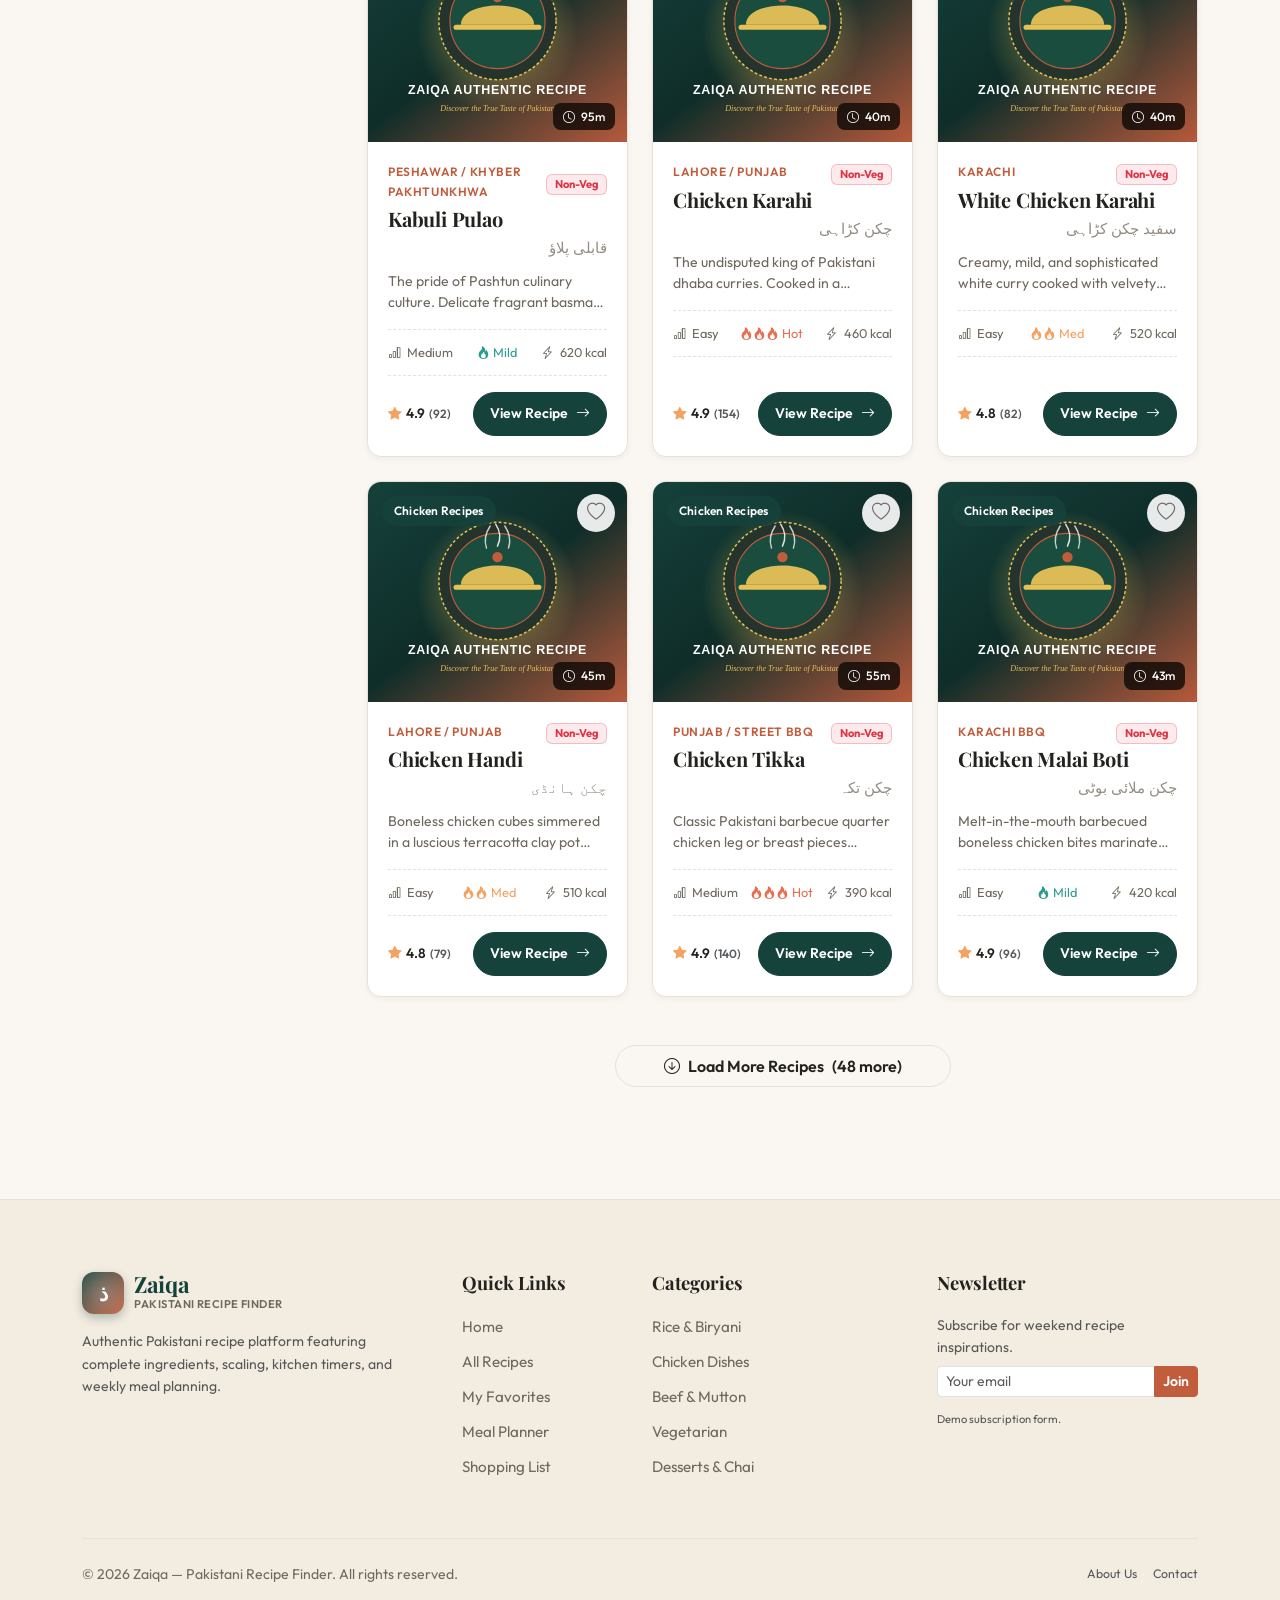
<file: recipes.html>
<!DOCTYPE html>
<html lang="en" data-bs-theme="light">
<head>
  <meta charset="UTF-8">
  <meta name="viewport" content="width=device-width, initial-scale=1.0">
  <title>All Recipes (60 Authentic Dishes) — Zaiqa Pakistani Recipe Finder</title>
  <meta name="description" content="Browse, search, and filter all 60 authentic Pakistani recipes. Search by ingredient, spice level, cooking time, and dietary preference.">

  <!-- Favicon -->
  <link rel="icon" href="images/placeholder.svg" type="image/svg+xml">

  <!-- Bootstrap 5 CSS -->
  <link href="https://cdn.jsdelivr.net/npm/bootstrap@5.3.3/dist/css/bootstrap.min.css" rel="stylesheet">
  <!-- Bootstrap Icons -->
  <link href="https://cdn.jsdelivr.net/npm/bootstrap-icons@1.11.3/font/bootstrap-icons.min.css" rel="stylesheet">
  <!-- Custom Stylesheet -->
  <link href="css/style.css" rel="stylesheet">
</head>
<body>

  <!-- ==========================================
       Sticky Navigation Bar
       ========================================== -->
  <nav class="navbar navbar-expand-lg sticky-top navbar-zaiqa" id="mainNavbar">
    <div class="container">
      <a class="navbar-brand navbar-brand-wrapper" href="index.html" aria-label="Zaiqa Homepage">
        <div class="brand-emblem">ذ</div>
        <div>
          <span class="brand-title">Zaiqa</span>
          <span class="brand-subtitle d-none d-sm-block">Pakistani Recipe Finder</span>
        </div>
      </a>

      <!-- Mobile actions -->
      <div class="d-flex align-items-center gap-2 d-lg-none">
        <a href="favorites.html" class="nav-action-btn" title="Saved Favorites" aria-label="Favorites">
          <i class="bi bi-heart"></i>
          <span class="nav-badge favorites-count-badge" style="display: none;">0</span>
        </a>
        <button type="button" class="nav-action-btn theme-toggle-btn" title="Toggle Dark/Light Mode" aria-label="Toggle Theme">
          <i class="bi bi-moon-stars-fill theme-icon"></i>
        </button>
        <button class="navbar-toggler border-0 shadow-none p-1" type="button" data-bs-toggle="collapse" data-bs-target="#navbarContent" aria-controls="navbarContent" aria-expanded="false" aria-label="Toggle navigation">
          <i class="bi bi-list fs-2"></i>
        </button>
      </div>

      <div class="collapse navbar-collapse" id="navbarContent">
        <ul class="navbar-nav mx-auto mb-2 mb-lg-0 align-items-lg-center">
          <li class="nav-item">
            <a class="nav-link" href="index.html">Home</a>
          </li>
          <li class="nav-item">
            <a class="nav-link active" href="recipes.html">All Recipes</a>
          </li>
          <li class="nav-item">
            <a class="nav-link" href="recipes.html?category=Rice+Dishes">Pakistani Dishes</a>
          </li>
          <li class="nav-item">
            <a class="nav-link" href="favorites.html">Favorites</a>
          </li>
          <li class="nav-item">
            <a class="nav-link" href="meal-planner.html">Meal Planner</a>
          </li>
          <li class="nav-item">
            <a class="nav-link" href="shopping-list.html">Shopping List</a>
          </li>
          <li class="nav-item">
            <a class="nav-link" href="about.html">About Us</a>
          </li>
          <li class="nav-item">
            <a class="nav-link" href="contact.html">Contact</a>
          </li>
        </ul>

        <div class="d-none d-lg-flex align-items-center gap-2">
          <a href="favorites.html" class="nav-action-btn" title="Saved Favorites" aria-label="View Favorites">
            <i class="bi bi-heart"></i>
            <span class="nav-badge favorites-count-badge" style="display: none;">0</span>
          </a>
          <button type="button" class="nav-action-btn theme-toggle-btn" title="Toggle Dark/Light Mode" aria-label="Toggle Theme">
            <i class="bi bi-moon-stars-fill theme-icon"></i>
          </button>
        </div>
      </div>
    </div>
  </nav>

  <!-- ==========================================
       Page Header
       ========================================== -->
  <header class="py-4" style="background-color: var(--bg-secondary); border-bottom: 1px solid var(--border-color);">
    <div class="container">
      <nav aria-label="breadcrumb">
        <ol class="breadcrumb mb-2 small">
          <li class="breadcrumb-item"><a href="index.html">Home</a></li>
          <li class="breadcrumb-item active" aria-current="page">All Recipes</li>
        </ol>
      </nav>
      <div class="d-flex flex-column flex-md-row justify-content-between align-items-md-center gap-3">
        <div>
          <h1 class="h2 mb-1 font-serif">Pakistani Recipe Collection</h1>
          <p class="text-muted mb-0 small">
            Browse all 60 authentic traditional recipes, regional specialties, and street foods.
          </p>
        </div>
        <div>
          <button type="button" class="btn btn-surprise" data-bs-toggle="modal" data-bs-target="#surpriseMeModal">
            <i class="bi bi-dice-5-fill"></i> Surprise Me Generator
          </button>
        </div>
      </div>
    </div>
  </header>

  <!-- ==========================================
       Category Chips Bar
       ========================================== -->
  <section class="py-3 border-bottom" style="background-color: var(--bg-card); position: sticky; top: 65px; z-index: 1020;">
    <div class="container">
      <div class="d-flex align-items-center gap-2 overflow-x-auto pb-1" id="categoryPillsContainer" style="scrollbar-width: thin;">
        <button type="button" class="category-pill active" data-category="all">
          <i class="bi bi-grid-fill"></i> All Recipes <span class="badge ms-1">60</span>
        </button>
        <button type="button" class="category-pill" data-category="Rice Dishes">
          <i class="bi bi-flower1"></i> Rice Dishes <span class="badge ms-1">7</span>
        </button>
        <button type="button" class="category-pill" data-category="Chicken Recipes">
          <i class="bi bi-egg-fried"></i> Chicken Recipes <span class="badge ms-1">8</span>
        </button>
        <button type="button" class="category-pill" data-category="Beef & Mutton">
          <i class="bi bi-fire"></i> Beef & Mutton <span class="badge ms-1">9</span>
        </button>
        <button type="button" class="category-pill" data-category="Vegetarian">
          <i class="bi bi-tree-fill"></i> Vegetarian <span class="badge ms-1">11</span>
        </button>
        <button type="button" class="category-pill" data-category="Breads & Breakfast">
          <i class="bi bi-sun-fill"></i> Breads & Breakfast <span class="badge ms-1">8</span>
        </button>
        <button type="button" class="category-pill" data-category="Street Food & Snacks">
          <i class="bi bi-shop"></i> Street Food <span class="badge ms-1">9</span>
        </button>
        <button type="button" class="category-pill" data-category="Desserts & Drinks">
          <i class="bi bi-cup-hot-fill"></i> Desserts & Drinks <span class="badge ms-1">8</span>
        </button>
      </div>
    </div>
  </section>

  <!-- ==========================================
       Main Explorer: Filters + Grid
       ========================================== -->
  <main class="py-5">
    <div class="container">
      <div class="row g-4">

        <!-- Left Column: Search & Filter Controls -->
        <aside class="col-lg-3">
          <div class="filter-card">
            <div class="filter-title">
              <span><i class="bi bi-sliders2 me-2"></i> Filters</span>
              <button type="button" class="btn btn-sm btn-link text-danger p-0 text-decoration-none" id="resetFiltersBtn">
                <i class="bi bi-arrow-counterclockwise"></i> Reset
              </button>
            </div>

            <!-- Search input -->
            <div class="mb-3">
              <label for="recipeSearchInput" class="form-label small fw-bold">Search Keywords</label>
              <div class="input-group">
                <span class="input-group-text bg-transparent border-end-0"><i class="bi bi-search text-muted"></i></span>
                <input 
                  type="text" 
                  class="form-control border-start-0 ps-0" 
                  id="recipeSearchInput" 
                  placeholder="e.g. potato, biryani..." 
                  aria-label="Search recipes"
                >
                <button class="btn btn-outline-secondary border-start-0" type="button" id="clearSearchBtn" style="display: none;" title="Clear search">
                  <i class="bi bi-x"></i>
                </button>
              </div>
              <small class="text-muted d-block mt-1" style="font-size: 0.75rem;">Searches title, ingredients & region</small>
            </div>

            <!-- Category Filter -->
            <div class="mb-3">
              <label for="filterCategory" class="form-label small fw-bold">Dish Category</label>
              <select class="form-select form-select-sm" id="filterCategory">
                <option value="">All Categories</option>
                <option value="Rice Dishes">Rice Dishes (Biryani & Pulao)</option>
                <option value="Chicken Recipes">Chicken Recipes</option>
                <option value="Beef & Mutton">Beef & Mutton</option>
                <option value="Vegetarian">Vegetarian (Daal & Sabzi)</option>
                <option value="Breads & Breakfast">Breads & Breakfast</option>
                <option value="Street Food & Snacks">Street Food & Snacks</option>
                <option value="Desserts & Drinks">Desserts & Drinks</option>
              </select>
            </div>

            <!-- Cooking Time Filter -->
            <div class="mb-3">
              <label for="filterTime" class="form-label small fw-bold">Cooking Time</label>
              <select class="form-select form-select-sm" id="filterTime">
                <option value="">Any Total Time</option>
                <option value="quick">Quick (&le; 30 mins)</option>
                <option value="medium">Medium (31 to 60 mins)</option>
                <option value="slow">Slow Cooked (&gt; 60 mins)</option>
              </select>
            </div>

            <!-- Difficulty Filter -->
            <div class="mb-3">
              <label for="filterDifficulty" class="form-label small fw-bold">Difficulty</label>
              <select class="form-select form-select-sm" id="filterDifficulty">
                <option value="">Any Difficulty</option>
                <option value="Easy">Easy (Beginner-friendly)</option>
                <option value="Medium">Medium</option>
                <option value="Hard">Hard (Traditional Feast)</option>
              </select>
            </div>

            <!-- Spice Level -->
            <div class="mb-3">
              <label for="filterSpice" class="form-label small fw-bold">Spice Preference</label>
              <select class="form-select form-select-sm" id="filterSpice">
                <option value="">Any Spice Level</option>
                <option value="Mild">Mild (Gentle aromatics)</option>
                <option value="Medium">Medium (Balanced heat)</option>
                <option value="Hot">Hot (Authentic street heat)</option>
                <option value="Extra Hot">Extra Hot (Fiery Sindhi style)</option>
              </select>
            </div>

            <!-- Vegetarian / Non-Veg -->
            <div class="mb-3">
              <label for="filterDiet" class="form-label small fw-bold">Dietary Preference</label>
              <select class="form-select form-select-sm" id="filterDiet">
                <option value="">All Diets</option>
                <option value="veg">100% Vegetarian Only</option>
                <option value="non-veg">Non-Vegetarian Only</option>
              </select>
            </div>

            <!-- Main Ingredient -->
            <div class="mb-3">
              <label for="filterIngredient" class="form-label small fw-bold">Main Ingredient</label>
              <select class="form-select form-select-sm" id="filterIngredient">
                <option value="">Any Main Ingredient</option>
                <option value="Chicken">Chicken</option>
                <option value="Beef">Beef</option>
                <option value="Mutton">Mutton</option>
                <option value="Basmati Rice">Basmati Rice</option>
                <option value="Lentils">Lentils (Daal)</option>
                <option value="Chickpeas">Chickpeas (Chana)</option>
                <option value="Potatoes">Potatoes (Aloo)</option>
                <option value="Spinach">Spinach (Palak)</option>
                <option value="Milk">Milk / Dairy</option>
                <option value="Flour">Flour / Atta</option>
              </select>
            </div>
          </div>
        </aside>

        <!-- Right Column: Results & Cards Grid -->
        <div class="col-lg-9">
          <!-- Top Sort & Results Counter Bar -->
          <div class="d-flex flex-column flex-sm-row justify-content-between align-items-sm-center pb-3 mb-4 border-bottom gap-2">
            <div>
              <span class="fw-bold fs-5 font-serif" id="resultsCount">Loading recipes...</span>
            </div>
            <div class="d-flex align-items-center gap-2">
              <label for="sortRecipes" class="small text-muted text-nowrap">Sort by:</label>
              <select class="form-select form-select-sm" id="sortRecipes" style="min-width: 175px;">
                <option value="featured">Featured / Default</option>
                <option value="rating-desc">Highest Rated</option>
                <option value="time-asc">Shortest Cook Time</option>
                <option value="title-asc">Dish Name (A &ndash; Z)</option>
                <option value="title-desc">Dish Name (Z &ndash; A)</option>
              </select>
            </div>
          </div>

          <!-- The Recipes Grid -->
          <div class="row g-4" id="recipesGrid">
            <!-- Dynamically populated by js/search.js -->
          </div>

          <!-- Empty State (Hidden by default) -->
          <div id="noRecipesFound" class="text-center py-5 my-4" style="display: none;">
            <div class="brand-emblem mx-auto mb-3" style="width: 70px; height: 70px; font-size: 2rem;">
              <i class="bi bi-search"></i>
            </div>
            <h3 class="font-serif">No Recipes Match Your Filters</h3>
            <p class="text-muted mx-auto" style="max-width: 480px;">
              We couldn't find any dishes matching all your current search and filter selections. Try clearing one or more filters or searching for a general term like "biryani", "chicken", or "daal".
            </p>
            <button type="button" class="btn btn-primary-zaiqa mt-2" onclick="document.getElementById('resetFiltersBtn').click()">
              <i class="bi bi-arrow-counterclockwise"></i> Reset All Filters
            </button>
          </div>

          <!-- Load More Button -->
          <div class="text-center mt-5" id="loadMoreContainer" style="display: none;">
            <button type="button" class="btn btn-outline-zaiqa px-5 py-2 fw-semibold" id="loadMoreBtn">
              <i class="bi bi-arrow-down-circle"></i> Load More Recipes <span id="loadMoreCount"></span>
            </button>
          </div>
        </div>
      </div>
    </div>
  </main>

  <!-- ==========================================
       Surprise Me Generator Modal
       ========================================== -->
  <div class="modal fade" id="surpriseMeModal" tabindex="-1" aria-labelledby="surpriseMeModalLabel" aria-hidden="true">
    <div class="modal-dialog modal-dialog-centered">
      <div class="modal-content border-0 shadow-lg">
        <div class="modal-header border-bottom-0 pb-0">
          <h5 class="modal-title font-serif" id="surpriseMeModalLabel">
            <i class="bi bi-dice-5-fill text-warning me-2"></i> Surprise Me Recipe Generator
          </h5>
          <button type="button" class="btn-close" data-bs-dismiss="modal" aria-label="Close"></button>
        </div>
        <div class="modal-body p-4">
          <p class="text-muted small mb-3">
            Can't decide what to cook? Set your preferences below and let Zaiqa pick the perfect Pakistani dish for you!
          </p>
          <form id="surpriseMeFilterForm">
            <div class="mb-3">
              <label for="surpriseTime" class="form-label small fw-bold">Available Time</label>
              <select class="form-select form-select-sm" id="surpriseTime">
                <option value="">Any time available</option>
                <option value="quick">Quick dinner (&le; 30 mins)</option>
                <option value="medium">Standard home meal (&le; 60 mins)</option>
              </select>
            </div>
            <div class="mb-3">
              <label for="surpriseCategory" class="form-label small fw-bold">Preferred Category</label>
              <select class="form-select form-select-sm" id="surpriseCategory">
                <option value="">Any Category</option>
                <option value="Rice Dishes">Rice & Biryanis</option>
                <option value="Chicken Recipes">Chicken Dishes</option>
                <option value="Beef & Mutton">Beef & Mutton</option>
                <option value="Vegetarian">Vegetarian</option>
                <option value="Street Food & Snacks">Street Food</option>
                <option value="Desserts & Drinks">Desserts & Drinks</option>
              </select>
            </div>
            <div class="row g-2 mb-3">
              <div class="col-6">
                <label for="surpriseDiet" class="form-label small fw-bold">Diet</label>
                <select class="form-select form-select-sm" id="surpriseDiet">
                  <option value="">All</option>
                  <option value="veg">Vegetarian</option>
                  <option value="non-veg">Non-Veg</option>
                </select>
              </div>
              <div class="col-6">
                <label for="surpriseSpice" class="form-label small fw-bold">Spice Level</label>
                <select class="form-select form-select-sm" id="surpriseSpice">
                  <option value="">Any spice</option>
                  <option value="Mild">Mild</option>
                  <option value="Medium">Medium</option>
                  <option value="Hot">Hot</option>
                </select>
              </div>
            </div>
            <button type="submit" class="btn btn-surprise w-100 py-2 justify-content-center">
              <i class="bi bi-sparkles"></i> Spin & Surprise Me!
            </button>
          </form>

          <div class="mt-4" id="surpriseResultBox">
            <!-- Dynamic Result Card Appears Here -->
          </div>
        </div>
      </div>
    </div>
  </div>

  <!-- ==========================================
       Master Footer
       ========================================== -->
  <footer class="footer-zaiqa">
    <div class="container">
      <div class="row g-4">
        <div class="col-lg-4">
          <div class="navbar-brand-wrapper mb-3">
            <div class="brand-emblem">ذ</div>
            <div>
              <span class="brand-title">Zaiqa</span>
              <span class="brand-subtitle">Pakistani Recipe Finder</span>
            </div>
          </div>
          <p class="text-muted small pe-lg-4">
            Authentic Pakistani recipe platform featuring complete ingredients, scaling, kitchen timers, and weekly meal planning.
          </p>
        </div>
        <div class="col-6 col-md-4 col-lg-2">
          <h5 class="footer-heading">Quick Links</h5>
          <ul class="footer-links">
            <li><a href="index.html">Home</a></li>
            <li><a href="recipes.html">All Recipes</a></li>
            <li><a href="favorites.html">My Favorites</a></li>
            <li><a href="meal-planner.html">Meal Planner</a></li>
            <li><a href="shopping-list.html">Shopping List</a></li>
          </ul>
        </div>
        <div class="col-6 col-md-4 col-lg-3">
          <h5 class="footer-heading">Categories</h5>
          <ul class="footer-links">
            <li><a href="recipes.html?category=Rice+Dishes">Rice & Biryani</a></li>
            <li><a href="recipes.html?category=Chicken+Recipes">Chicken Dishes</a></li>
            <li><a href="recipes.html?category=Beef+%26+Mutton">Beef & Mutton</a></li>
            <li><a href="recipes.html?category=Vegetarian">Vegetarian</a></li>
            <li><a href="recipes.html?category=Desserts+%26+Drinks">Desserts & Chai</a></li>
          </ul>
        </div>
        <div class="col-md-4 col-lg-3">
          <h5 class="footer-heading">Newsletter</h5>
          <p class="text-muted small mb-2">Subscribe for weekend recipe inspirations.</p>
          <form class="newsletter-form">
            <div class="input-group input-group-sm mb-2">
              <input type="email" class="form-control" placeholder="Your email" required>
              <button class="btn btn-terracotta" type="submit">Join</button>
            </div>
            <small class="text-muted" style="font-size: 0.7rem;">Demo subscription form.</small>
          </form>
        </div>
      </div>
      <div class="footer-bottom d-flex flex-column flex-md-row justify-content-between align-items-center gap-2">
        <div>© 2026 Zaiqa — Pakistani Recipe Finder. All rights reserved.</div>
        <div class="d-flex gap-3">
          <a href="about.html" class="text-muted text-decoration-none small">About Us</a>
          <a href="contact.html" class="text-muted text-decoration-none small">Contact</a>
        </div>
      </div>
    </div>
  </footer>

  <!-- Floating Back to Top Button -->
  <button type="button" class="back-to-top" id="backToTopBtn" title="Back to top" aria-label="Back to top">
    <i class="bi bi-arrow-up"></i>
  </button>

  <!-- Toast Notification Container -->
  <div id="toast-container" aria-live="polite"></div>

  <!-- Bootstrap 5 JS Bundle -->
  <script src="https://cdn.jsdelivr.net/npm/bootstrap@5.3.3/dist/js/bootstrap.bundle.min.js"></script>

  <!-- Database & Core JS -->
  <script src="js/recipes.js"></script>
  <script src="js/main.js"></script>
  <script src="js/search.js"></script>
</body>
</html>
</file>
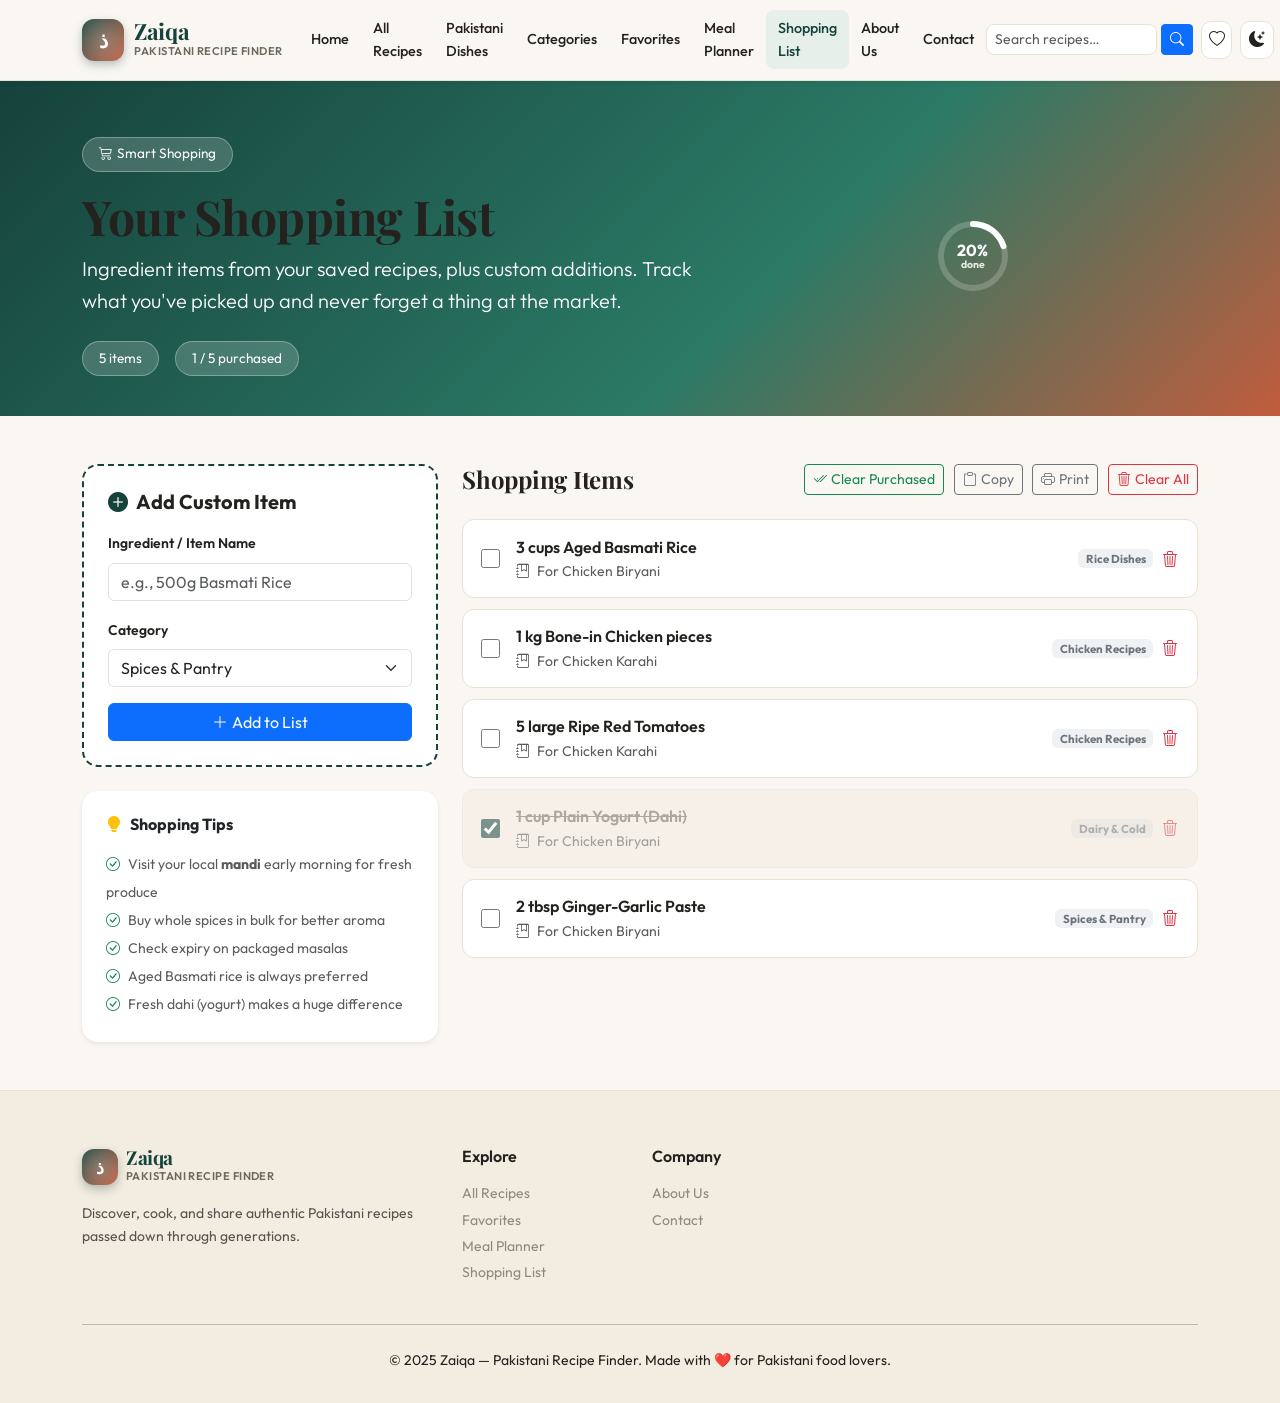
<file: shopping-list.html>
<!DOCTYPE html>
<html lang="en" data-bs-theme="light">
<head>
  <meta charset="UTF-8">
  <meta name="viewport" content="width=device-width, initial-scale=1.0">
  <title>Smart Shopping List — Zaiqa Pakistani Recipe Finder</title>
  <meta name="description" content="Manage your Pakistani recipe ingredients with Zaiqa's smart shopping list. Add custom items, track purchases, and export your list.">

  <!-- Favicon -->
  <link rel="icon" href="images/placeholder.svg" type="image/svg+xml">

  <!-- Bootstrap 5 CSS -->
  <link href="https://cdn.jsdelivr.net/npm/bootstrap@5.3.3/dist/css/bootstrap.min.css" rel="stylesheet">
  <!-- Bootstrap Icons -->
  <link href="https://cdn.jsdelivr.net/npm/bootstrap-icons@1.11.3/font/bootstrap-icons.min.css" rel="stylesheet">
  <!-- Custom Stylesheet -->
  <link href="css/style.css" rel="stylesheet">

  <style>
    .shopping-hero {
      background: linear-gradient(135deg, var(--color-green-deep) 0%, var(--color-green-medium) 60%, var(--color-terracotta) 100%);
      padding: 3.5rem 0 2.5rem;
      color: #fff;
    }
    .shopping-hero h1 { font-family: 'Playfair Display', serif; }
    .shopping-stat-badge {
      background: rgba(255,255,255,0.18);
      border: 1px solid rgba(255,255,255,0.3);
      border-radius: 50px;
      padding: 0.35rem 1rem;
      font-size: 0.85rem;
      backdrop-filter: blur(8px);
      color: #fff;
    }
    .add-item-card {
      border: 2px dashed var(--color-green-deep);
      border-radius: 16px;
      background: var(--color-bg-card);
      transition: border-color 0.2s;
    }
    .add-item-card:hover { border-color: var(--color-terracotta); }
    .shopping-list-item {
      display: flex;
      align-items: center;
      justify-content: space-between;
      background: var(--color-bg-card);
      border: 1px solid var(--color-border);
      border-radius: 12px;
      padding: 0.9rem 1.1rem;
      margin-bottom: 0.7rem;
      transition: all 0.2s ease;
      gap: 0.75rem;
    }
    .shopping-list-item:hover {
      box-shadow: 0 4px 16px rgba(0,0,0,0.08);
      transform: translateX(2px);
    }
    .shopping-list-item.purchased {
      opacity: 0.55;
    }
    .shopping-list-item.purchased .item-text {
      text-decoration: line-through;
      color: var(--color-text-muted);
    }
    .custom-checkbox {
      width: 1.2rem;
      height: 1.2rem;
      border-radius: 50%;
      cursor: pointer;
      accent-color: var(--color-green-deep);
      flex-shrink: 0;
    }
    .progress-ring-container {
      position: relative;
      width: 80px;
      height: 80px;
      flex-shrink: 0;
    }
    .progress-ring {
      transform: rotate(-90deg);
    }
    .progress-ring-bg { fill: none; stroke: rgba(255,255,255,0.2); stroke-width: 6; }
    .progress-ring-fill { fill: none; stroke: #fff; stroke-width: 6; stroke-linecap: round; transition: stroke-dashoffset 0.5s ease; }
    .progress-ring-text {
      position: absolute;
      inset: 0;
      display: flex;
      flex-direction: column;
      align-items: center;
      justify-content: center;
      color: #fff;
      font-weight: 700;
      font-size: 1rem;
      line-height: 1.1;
    }
    .category-tag {
      font-size: 0.72rem;
      padding: 0.2rem 0.55rem;
      border-radius: 50px;
      background: var(--color-bg-section);
      color: var(--color-text-muted);
      border: 1px solid var(--color-border);
      white-space: nowrap;
    }
    .section-divider {
      display: flex;
      align-items: center;
      gap: 0.75rem;
      margin: 1.5rem 0 1rem;
      color: var(--color-text-muted);
      font-size: 0.82rem;
      font-weight: 600;
      text-transform: uppercase;
      letter-spacing: 0.05em;
    }
    .section-divider::before, .section-divider::after {
      content: '';
      flex: 1;
      border-top: 1px solid var(--color-border);
    }
    .action-toolbar {
      display: flex;
      flex-wrap: wrap;
      gap: 0.6rem;
      align-items: center;
    }
    @media print {
      .no-print { display: none !important; }
      body { background: #fff !important; }
      .shopping-list-item { break-inside: avoid; }
    }
  </style>
</head>
<body>

  <!-- ==========================================
       Sticky Navigation Bar
       ========================================== -->
  <nav class="navbar navbar-expand-lg sticky-top navbar-zaiqa" id="mainNavbar">
    <div class="container">
      <a class="navbar-brand navbar-brand-wrapper" href="index.html" aria-label="Zaiqa Homepage">
        <div class="brand-emblem">ذ</div>
        <div>
          <span class="brand-title">Zaiqa</span>
          <span class="brand-subtitle d-none d-sm-block">Pakistani Recipe Finder</span>
        </div>
      </a>

      <!-- Mobile actions -->
      <div class="d-flex align-items-center gap-2 d-lg-none">
        <a href="favorites.html" class="nav-action-btn" title="Saved Favorites" aria-label="Favorites">
          <i class="bi bi-heart"></i>
          <span class="nav-badge favorites-count-badge" style="display: none;">0</span>
        </a>
        <button type="button" class="nav-action-btn theme-toggle-btn" title="Toggle Dark/Light Mode" aria-label="Toggle Theme">
          <i class="bi bi-moon-stars-fill theme-icon"></i>
        </button>
        <button class="navbar-toggler border-0 shadow-none p-1" type="button" data-bs-toggle="collapse" data-bs-target="#navbarContent" aria-controls="navbarContent" aria-expanded="false" aria-label="Toggle navigation">
          <i class="bi bi-list fs-2"></i>
        </button>
      </div>

      <div class="collapse navbar-collapse" id="navbarContent">
        <ul class="navbar-nav mx-auto mb-2 mb-lg-0 align-items-lg-center">
          <li class="nav-item"><a class="nav-link" href="index.html">Home</a></li>
          <li class="nav-item"><a class="nav-link" href="recipes.html">All Recipes</a></li>
          <li class="nav-item"><a class="nav-link" href="recipes.html?category=Rice+Dishes">Pakistani Dishes</a></li>
          <li class="nav-item"><a class="nav-link" href="recipes.html#categoriesSection">Categories</a></li>
          <li class="nav-item"><a class="nav-link" href="favorites.html">Favorites</a></li>
          <li class="nav-item"><a class="nav-link" href="meal-planner.html">Meal Planner</a></li>
          <li class="nav-item"><a class="nav-link active" href="shopping-list.html">Shopping List</a></li>
          <li class="nav-item"><a class="nav-link" href="about.html">About Us</a></li>
          <li class="nav-item"><a class="nav-link" href="contact.html">Contact</a></li>
        </ul>

        <!-- Desktop search + actions -->
        <div class="d-flex align-items-center gap-2 mt-2 mt-lg-0">
          <form class="d-flex global-search-form" role="search" aria-label="Global recipe search">
            <input class="form-control form-control-sm search-input-navbar" type="search" placeholder="Search recipes…" aria-label="Search recipes">
            <button class="btn btn-sm btn-primary ms-1" type="submit" aria-label="Submit search"><i class="bi bi-search"></i></button>
          </form>
          <a href="favorites.html" class="nav-action-btn d-none d-lg-flex" title="Saved Favorites" aria-label="Favorites">
            <i class="bi bi-heart"></i>
            <span class="nav-badge favorites-count-badge" style="display: none;">0</span>
          </a>
          <button type="button" class="nav-action-btn d-none d-lg-flex theme-toggle-btn" title="Toggle Dark/Light Mode" aria-label="Toggle Theme">
            <i class="bi bi-moon-stars-fill theme-icon"></i>
          </button>
        </div>
      </div>
    </div>
  </nav>

  <!-- ==========================================
       Hero Section
       ========================================== -->
  <section class="shopping-hero no-print">
    <div class="container">
      <div class="row align-items-center">
        <div class="col-lg-7">
          <div class="d-flex align-items-center gap-2 mb-3">
            <span class="shopping-stat-badge"><i class="bi bi-cart3 me-1"></i>Smart Shopping</span>
          </div>
          <h1 class="display-5 fw-bold mb-2">Your Shopping List</h1>
          <p class="lead mb-4 opacity-90">
            Ingredient items from your saved recipes, plus custom additions. Track what you've picked up and never forget a thing at the market.
          </p>
          <div class="d-flex flex-wrap gap-3">
            <span class="shopping-stat-badge" id="shoppingTotalCountBadge"><i class="bi bi-list-ul me-1"></i>0 items</span>
            <span class="shopping-stat-badge" id="shoppingPurchasedCountBadge"><i class="bi bi-check2-circle me-1"></i>0 purchased</span>
          </div>
        </div>
        <div class="col-lg-5 d-none d-lg-flex justify-content-center mt-4 mt-lg-0">
          <div class="progress-ring-container" id="progressRingContainer">
            <svg class="progress-ring" width="80" height="80" viewBox="0 0 80 80" aria-hidden="true">
              <circle class="progress-ring-bg" cx="40" cy="40" r="32"/>
              <circle class="progress-ring-fill" id="progressRingFill" cx="40" cy="40" r="32"
                stroke-dasharray="201" stroke-dashoffset="201"/>
            </svg>
            <div class="progress-ring-text">
              <span id="progressPercent">0%</span>
              <span style="font-size:0.65rem;opacity:0.85">done</span>
            </div>
          </div>
        </div>
      </div>
    </div>
  </section>

  <!-- ==========================================
       Main Content
       ========================================== -->
  <main class="container py-5">
    <div class="row g-4">

      <!-- Left: Add Item Form -->
      <div class="col-lg-4 no-print">
        <div class="add-item-card p-4 mb-4">
          <h5 class="fw-bold mb-3"><i class="bi bi-plus-circle-fill me-2" style="color: var(--color-green-deep);"></i>Add Custom Item</h5>
          <form id="addCustomItemForm" novalidate>
            <div class="mb-3">
              <label for="customItemName" class="form-label small fw-semibold">Ingredient / Item Name</label>
              <input
                type="text"
                class="form-control"
                id="customItemName"
                placeholder="e.g., 500g Basmati Rice"
                required
                maxlength="120"
                autocomplete="off"
              >
            </div>
            <div class="mb-3">
              <label for="customItemCategory" class="form-label small fw-semibold">Category</label>
              <select class="form-select" id="customItemCategory">
                <option value="Spices &amp; Pantry">Spices &amp; Pantry</option>
                <option value="Vegetables">Vegetables</option>
                <option value="Meat &amp; Poultry">Meat &amp; Poultry</option>
                <option value="Rice Dishes">Rice &amp; Grains</option>
                <option value="Dairy &amp; Cold">Dairy &amp; Cold</option>
                <option value="Bread &amp; Bakery">Bread &amp; Bakery</option>
                <option value="Oils &amp; Condiments">Oils &amp; Condiments</option>
                <option value="Fruits">Fruits</option>
                <option value="Lentils &amp; Beans">Lentils &amp; Beans</option>
                <option value="Frozen &amp; Canned">Frozen &amp; Canned</option>
                <option value="Other">Other</option>
              </select>
            </div>
            <button type="submit" class="btn btn-primary w-100">
              <i class="bi bi-plus-lg me-1"></i>Add to List
            </button>
          </form>
        </div>

        <!-- Tips Card -->
        <div class="card border-0 shadow-sm rounded-4 p-4" style="background: var(--color-bg-card);">
          <h6 class="fw-bold mb-3"><i class="bi bi-lightbulb-fill me-2 text-warning"></i>Shopping Tips</h6>
          <ul class="list-unstyled small text-muted mb-0" style="line-height: 2;">
            <li><i class="bi bi-check-circle text-success me-2"></i>Visit your local <strong>mandi</strong> early morning for fresh produce</li>
            <li><i class="bi bi-check-circle text-success me-2"></i>Buy whole spices in bulk for better aroma</li>
            <li><i class="bi bi-check-circle text-success me-2"></i>Check expiry on packaged masalas</li>
            <li><i class="bi bi-check-circle text-success me-2"></i>Aged Basmati rice is always preferred</li>
            <li><i class="bi bi-check-circle text-success me-2"></i>Fresh dahi (yogurt) makes a huge difference</li>
          </ul>
        </div>
      </div>

      <!-- Right: Shopping List Items -->
      <div class="col-lg-8">

        <!-- Toolbar -->
        <div class="d-flex align-items-center justify-content-between flex-wrap gap-2 mb-4 no-print">
          <h4 class="fw-bold mb-0">Shopping Items</h4>
          <div class="action-toolbar">
            <button class="btn btn-sm btn-outline-success" id="clearPurchasedBtn" title="Remove all checked items">
              <i class="bi bi-check2-all me-1"></i>Clear Purchased
            </button>
            <button class="btn btn-sm btn-outline-secondary" id="copyShoppingListBtn" title="Copy list to clipboard">
              <i class="bi bi-clipboard me-1"></i>Copy
            </button>
            <button class="btn btn-sm btn-outline-secondary" id="printShoppingListBtn" title="Print shopping list">
              <i class="bi bi-printer me-1"></i>Print
            </button>
            <button class="btn btn-sm btn-outline-danger" id="clearAllShoppingBtn" title="Clear entire list">
              <i class="bi bi-trash3 me-1"></i>Clear All
            </button>
          </div>
        </div>

        <!-- Items Container -->
        <div id="shoppingItemsContainer" role="list" aria-label="Shopping list items">
          <!-- Populated by shopping-list.js -->
        </div>

        <!-- Empty State -->
        <div id="emptyShoppingList" class="text-center py-5" style="display: none;">
          <div class="mb-3" style="font-size: 4rem;">🛒</div>
          <h5 class="fw-bold mb-2">Your list is empty!</h5>
          <p class="text-muted mb-4">Add ingredients from a recipe page, or use the form on the left to add custom items.</p>
          <a href="recipes.html" class="btn btn-primary">
            <i class="bi bi-book-half me-2"></i>Browse Recipes
          </a>
        </div>

        <!-- Print header (only shows in print) -->
        <div class="d-none" id="printHeader" style="margin-bottom: 1.5rem;">
          <h2 style="font-family: serif;">🛒 Zaiqa — My Shopping List</h2>
          <p style="color: #555;">Printed from Zaiqa Pakistani Recipe Finder</p>
          <hr>
        </div>

      </div>
    </div>
  </main>

  <!-- ==========================================
       Confirm Clear Modal
       ========================================== -->
  <div class="modal fade" id="confirmClearShoppingModal" tabindex="-1" aria-labelledby="confirmClearShoppingModalLabel" aria-hidden="true">
    <div class="modal-dialog modal-dialog-centered modal-sm">
      <div class="modal-content rounded-4 border-0 shadow-lg">
        <div class="modal-header border-0">
          <h5 class="modal-title fw-bold" id="confirmClearShoppingModalLabel">
            <i class="bi bi-exclamation-triangle-fill text-danger me-2"></i>Clear All Items?
          </h5>
          <button type="button" class="btn-close" data-bs-dismiss="modal" aria-label="Close"></button>
        </div>
        <div class="modal-body text-muted small pb-0">
          This will permanently remove all items from your shopping list. This action cannot be undone.
        </div>
        <div class="modal-footer border-0">
          <button type="button" class="btn btn-outline-secondary btn-sm" data-bs-dismiss="modal">Cancel</button>
          <button type="button" class="btn btn-danger btn-sm" id="confirmClearShoppingAction">Yes, Clear All</button>
        </div>
      </div>
    </div>
  </div>

  <!-- ==========================================
       Footer
       ========================================== -->
  <footer class="site-footer no-print">
    <div class="container">
      <div class="row g-4">
        <div class="col-lg-4">
          <div class="d-flex align-items-center gap-2 mb-3">
            <div class="brand-emblem" style="width:36px;height:36px;font-size:1.1rem;">ذ</div>
            <div>
              <div class="brand-title" style="font-size:1.2rem;">Zaiqa</div>
              <div class="brand-subtitle" style="font-size:0.7rem;">Pakistani Recipe Finder</div>
            </div>
          </div>
          <p class="small opacity-75">Discover, cook, and share authentic Pakistani recipes passed down through generations.</p>
        </div>
        <div class="col-6 col-lg-2">
          <h6 class="fw-semibold mb-3">Explore</h6>
          <ul class="list-unstyled small opacity-75">
            <li class="mb-1"><a href="recipes.html" class="footer-link">All Recipes</a></li>
            <li class="mb-1"><a href="favorites.html" class="footer-link">Favorites</a></li>
            <li class="mb-1"><a href="meal-planner.html" class="footer-link">Meal Planner</a></li>
            <li class="mb-1"><a href="shopping-list.html" class="footer-link">Shopping List</a></li>
          </ul>
        </div>
        <div class="col-6 col-lg-2">
          <h6 class="fw-semibold mb-3">Company</h6>
          <ul class="list-unstyled small opacity-75">
            <li class="mb-1"><a href="about.html" class="footer-link">About Us</a></li>
            <li class="mb-1"><a href="contact.html" class="footer-link">Contact</a></li>
          </ul>
        </div>
      </div>
      <hr class="my-4 opacity-25">
      <div class="text-center small opacity-60">
        &copy; 2025 Zaiqa — Pakistani Recipe Finder. Made with ❤️ for Pakistani food lovers.
      </div>
    </div>
  </footer>

  <!-- Back to Top -->
  <button id="backToTopBtn" class="back-to-top-btn no-print" aria-label="Back to top">
    <i class="bi bi-arrow-up"></i>
  </button>

  <!-- Bootstrap JS Bundle -->
  <script src="https://cdn.jsdelivr.net/npm/bootstrap@5.3.3/dist/js/bootstrap.bundle.min.js"></script>
  <!-- Recipe Data -->
  <script src="js/recipes.js"></script>
  <!-- Core -->
  <script src="js/main.js"></script>
  <!-- Shopping List Logic -->
  <script src="js/shopping-list.js"></script>

  <script>
    // Update progress ring
    function updateProgressRing() {
      const fill = document.getElementById('progressRingFill');
      const pct = document.getElementById('progressPercent');
      const total = document.querySelectorAll('.shopping-list-item').length;
      const purchased = document.querySelectorAll('.shopping-list-item.purchased').length;
      if (!fill || !pct) return;
      const percent = total > 0 ? Math.round((purchased / total) * 100) : 0;
      const circumference = 201;
      fill.style.strokeDashoffset = circumference - (circumference * percent / 100);
      pct.textContent = percent + '%';
    }
    // Observe DOM changes to update ring
    const observer = new MutationObserver(updateProgressRing);
    const container = document.getElementById('shoppingItemsContainer');
    if (container) {
      observer.observe(container, { childList: true, subtree: true, attributes: true });
    }
    setTimeout(updateProgressRing, 100);
  </script>

</body>
</html>
</file>
<file: css/style.css>
/* ==========================================================================
   Zaiqa — Pakistani Recipe Finder
   Master Stylesheet (Warm Cream, Deep Forest Green, Terracotta & Saffron Gold)
   ========================================================================== */

@import url('https://fonts.googleapis.com/css2?family=Outfit:wght@300;400;500;600;700;800&family=Playfair+Display:ital,wght@0,600;0,700;0,800;1,400;1,600&display=swap');

:root {
  /* Color Palette - Light Mode (Default) */
  --bg-primary: #FAF7F2;
  --bg-secondary: #F3ECE1;
  --bg-card: #FFFFFF;
  --bg-card-hover: #FCFAF6;
  --bg-header: rgba(250, 247, 242, 0.92);
  
  --text-main: #23221E;
  --text-muted: #6E685E;
  --text-light: #948E84;
  
  --primary-green: #16423C;
  --primary-green-rgb: 22, 66, 60;
  --primary-green-hover: #0E2E2A;
  --primary-green-light: #E7EFEA;
  
  --terracotta: #C15C3D;
  --terracotta-rgb: 193, 92, 61;
  --terracotta-hover: #A54A2E;
  --terracotta-light: #FBEFEA;
  
  --gold: #D4AF37;
  --gold-rgb: 212, 175, 55;
  --gold-hover: #BC9723;
  --gold-light: #FDF9EA;
  
  --border-color: #E8E2D6;
  --border-light: #F0ECE4;
  
  --shadow-sm: 0 2px 6px rgba(35, 34, 30, 0.05);
  --shadow-md: 0 6px 18px rgba(35, 34, 30, 0.08);
  --shadow-lg: 0 14px 34px rgba(35, 34, 30, 0.12);
  --shadow-hover: 0 20px 40px rgba(22, 66, 60, 0.15);
  
  --radius-sm: 8px;
  --radius-md: 14px;
  --radius-lg: 20px;
  --radius-full: 9999px;
  
  --transition-fast: 0.2s ease;
  --transition-normal: 0.3s ease;
  --transition-slow: 0.5s ease;
}

/* Dark Mode Variables */
[data-bs-theme="dark"] {
  --bg-primary: #121715;
  --bg-secondary: #18201D;
  --bg-card: #1D2622;
  --bg-card-hover: #222D28;
  --bg-header: rgba(18, 23, 21, 0.92);
  
  --text-main: #F7F4EF;
  --text-muted: #A6B2AB;
  --text-light: #7E8C84;
  
  --primary-green: #2B7A66;
  --primary-green-rgb: 43, 122, 102;
  --primary-green-hover: #35957C;
  --primary-green-light: #1A3029;
  
  --terracotta: #D96F50;
  --terracotta-rgb: 217, 111, 80;
  --terracotta-hover: #E38368;
  --terracotta-light: #37241E;
  
  --gold: #E5C158;
  --gold-rgb: 229, 193, 88;
  --gold-hover: #F0CE6E;
  --gold-light: #362F18;
  
  --border-color: #2B3831;
  --border-light: #24302A;
  
  --shadow-sm: 0 2px 6px rgba(0, 0, 0, 0.25);
  --shadow-md: 0 6px 18px rgba(0, 0, 0, 0.35);
  --shadow-lg: 0 14px 34px rgba(0, 0, 0, 0.45);
  --shadow-hover: 0 20px 40px rgba(0, 0, 0, 0.55);
}

/* Base Styles */
* {
  box-sizing: border-box;
}

body {
  font-family: 'Outfit', -apple-system, BlinkMacSystemFont, 'Segoe UI', Roboto, sans-serif;
  background-color: var(--bg-primary);
  color: var(--text-main);
  line-height: 1.6;
  overflow-x: hidden;
  transition: background-color var(--transition-normal), color var(--transition-normal);
}

h1, h2, h3, h4, .font-serif {
  font-family: 'Playfair Display', Georgia, serif;
  font-weight: 700;
  color: var(--text-main);
  letter-spacing: -0.01em;
}

a {
  color: var(--primary-green);
  text-decoration: none;
  transition: color var(--transition-fast);
}

a:hover {
  color: var(--terracotta);
}

/* ==========================================================================
   Navigation Bar
   ========================================================================== */
.navbar-zaiqa {
  background-color: var(--bg-header);
  backdrop-filter: blur(14px);
  -webkit-backdrop-filter: blur(14px);
  border-bottom: 1px solid var(--border-color);
  padding: 0.75rem 0;
  transition: all var(--transition-normal);
  z-index: 1040;
}

.navbar-brand-wrapper {
  display: flex;
  align-items: center;
  gap: 0.65rem;
}

.brand-emblem {
  width: 44px;
  height: 44px;
  background: linear-gradient(135deg, var(--primary-green), var(--terracotta));
  border-radius: 12px;
  display: flex;
  align-items: center;
  justify-content: center;
  color: #FFFFFF;
  font-family: 'Playfair Display', serif;
  font-weight: 800;
  font-size: 1.45rem;
  box-shadow: 0 4px 10px rgba(var(--primary-green-rgb), 0.3);
  position: relative;
  overflow: hidden;
}

.brand-emblem::after {
  content: '';
  position: absolute;
  top: -50%;
  left: -50%;
  width: 200%;
  height: 200%;
  background: radial-gradient(circle, rgba(255,255,255,0.25) 0%, transparent 70%);
}

.brand-title {
  font-family: 'Playfair Display', serif;
  font-size: 1.55rem;
  font-weight: 800;
  color: var(--primary-green);
  line-height: 1;
  display: block;
  letter-spacing: -0.02em;
}

[data-bs-theme="dark"] .brand-title {
  color: var(--gold);
}

.brand-subtitle {
  font-family: 'Outfit', sans-serif;
  font-size: 0.7rem;
  text-transform: uppercase;
  letter-spacing: 0.12em;
  color: var(--terracotta);
  font-weight: 600;
}

.navbar-zaiqa .nav-link {
  font-size: 0.95rem;
  font-weight: 500;
  color: var(--text-main);
  padding: 0.5rem 0.85rem !important;
  border-radius: var(--radius-sm);
  transition: all var(--transition-fast);
  position: relative;
}

.navbar-zaiqa .nav-link:hover,
.navbar-zaiqa .nav-link.active {
  color: var(--primary-green);
  background-color: var(--primary-green-light);
}

[data-bs-theme="dark"] .navbar-zaiqa .nav-link:hover,
[data-bs-theme="dark"] .navbar-zaiqa .nav-link.active {
  color: var(--gold);
  background-color: var(--primary-green-light);
}

/* Nav Actions */
.nav-action-btn {
  width: 40px;
  height: 40px;
  border-radius: 50%;
  border: 1px solid var(--border-color);
  background-color: var(--bg-card);
  color: var(--text-main);
  display: inline-flex;
  align-items: center;
  justify-content: center;
  position: relative;
  transition: all var(--transition-fast);
  font-size: 1.1rem;
}

.nav-action-btn:hover {
  border-color: var(--primary-green);
  color: var(--primary-green);
  transform: translateY(-2px);
  box-shadow: var(--shadow-sm);
}

.nav-badge {
  position: absolute;
  top: -4px;
  right: -4px;
  background-color: var(--terracotta);
  color: #FFFFFF;
  font-size: 0.7rem;
  font-weight: 700;
  min-width: 18px;
  height: 18px;
  border-radius: 50%;
  display: flex;
  align-items: center;
  justify-content: center;
  padding: 0 4px;
}

/* Search Box in Navbar */
.nav-search-form {
  position: relative;
  min-width: 200px;
}

.nav-search-input {
  border-radius: var(--radius-full);
  border: 1px solid var(--border-color);
  background-color: var(--bg-card);
  padding-left: 2.2rem;
  padding-right: 0.85rem;
  font-size: 0.9rem;
  height: 38px;
  transition: all var(--transition-fast);
  color: var(--text-main);
}

.nav-search-input:focus {
  border-color: var(--primary-green);
  box-shadow: 0 0 0 3px rgba(var(--primary-green-rgb), 0.15);
  background-color: var(--bg-card);
  color: var(--text-main);
}

.nav-search-icon {
  position: absolute;
  left: 0.8rem;
  top: 50%;
  transform: translateY(-50%);
  color: var(--text-muted);
  pointer-events: none;
  font-size: 0.9rem;
}

/* ==========================================================================
   Hero Section
   ========================================================================== */
.hero-section {
  position: relative;
  padding: 4.5rem 0 3.5rem;
  background: radial-gradient(circle at 85% 20%, rgba(var(--gold-rgb), 0.12) 0%, transparent 60%),
              radial-gradient(circle at 15% 80%, rgba(var(--primary-green-rgb), 0.08) 0%, transparent 50%),
              var(--bg-primary);
  overflow: hidden;
}

.hero-badge {
  display: inline-flex;
  align-items: center;
  gap: 0.5rem;
  background-color: var(--primary-green-light);
  color: var(--primary-green);
  padding: 0.4rem 1rem;
  border-radius: var(--radius-full);
  font-size: 0.85rem;
  font-weight: 600;
  margin-bottom: 1.25rem;
  border: 1px solid rgba(var(--primary-green-rgb), 0.15);
}

[data-bs-theme="dark"] .hero-badge {
  color: var(--gold);
  border-color: rgba(var(--gold-rgb), 0.25);
}

.hero-title {
  font-size: clamp(2.3rem, 5vw, 3.8rem);
  line-height: 1.15;
  margin-bottom: 1.25rem;
}

.hero-title .highlight {
  color: var(--primary-green);
  position: relative;
  display: inline-block;
}

[data-bs-theme="dark"] .hero-title .highlight {
  color: var(--gold);
}

.hero-subtitle {
  font-size: 1.15rem;
  color: var(--text-muted);
  margin-bottom: 2rem;
  max-width: 580px;
}

.hero-search-wrapper {
  background-color: var(--bg-card);
  padding: 0.45rem;
  border-radius: var(--radius-full);
  border: 2px solid var(--border-color);
  box-shadow: var(--shadow-md);
  display: flex;
  align-items: center;
  gap: 0.5rem;
  margin-bottom: 1.75rem;
  max-width: 600px;
  transition: border-color var(--transition-fast), box-shadow var(--transition-fast);
}

.hero-search-wrapper:focus-within {
  border-color: var(--primary-green);
  box-shadow: 0 0 0 4px rgba(var(--primary-green-rgb), 0.15);
}

.hero-search-input {
  border: none;
  background: transparent;
  padding: 0.75rem 1.25rem;
  font-size: 1rem;
  color: var(--text-main);
  flex-grow: 1;
  outline: none;
}

.hero-search-input::placeholder {
  color: var(--text-light);
}

.hero-stats {
  display: flex;
  gap: 2rem;
  margin-top: 1.5rem;
}

.hero-stat-item {
  border-left: 3px solid var(--terracotta);
  padding-left: 0.85rem;
}

.hero-stat-number {
  font-family: 'Playfair Display', serif;
  font-size: 1.8rem;
  font-weight: 700;
  color: var(--primary-green);
  line-height: 1;
}

[data-bs-theme="dark"] .hero-stat-number {
  color: var(--gold);
}

.hero-stat-label {
  font-size: 0.8rem;
  color: var(--text-muted);
  text-transform: uppercase;
  letter-spacing: 0.05em;
  font-weight: 500;
}

.hero-image-wrapper {
  position: relative;
  border-radius: var(--radius-lg);
  overflow: hidden;
  box-shadow: var(--shadow-lg);
  border: 4px solid var(--bg-card);
}

.hero-image-wrapper img {
  width: 100%;
  height: 480px;
  object-fit: cover;
  transition: transform var(--transition-slow);
}

.hero-image-wrapper:hover img {
  transform: scale(1.03);
}

.hero-floating-card {
  position: absolute;
  bottom: 24px;
  left: 24px;
  background-color: rgba(var(--primary-green-rgb), 0.9);
  backdrop-filter: blur(10px);
  color: #FFFFFF;
  padding: 1rem 1.25rem;
  border-radius: var(--radius-md);
  box-shadow: 0 8px 24px rgba(0, 0, 0, 0.25);
  border: 1px solid rgba(255, 255, 255, 0.2);
  max-width: 260px;
}

/* ==========================================================================
   Buttons and Form Controls
   ========================================================================== */
.btn-primary-zaiqa {
  background-color: var(--primary-green);
  border: 1px solid var(--primary-green);
  color: #FFFFFF;
  font-weight: 600;
  padding: 0.65rem 1.45rem;
  border-radius: var(--radius-full);
  display: inline-flex;
  align-items: center;
  justify-content: center;
  gap: 0.5rem;
  transition: all var(--transition-fast);
}

.btn-primary-zaiqa:hover {
  background-color: var(--primary-green-hover);
  border-color: var(--primary-green-hover);
  color: #FFFFFF;
  transform: translateY(-2px);
  box-shadow: 0 6px 16px rgba(var(--primary-green-rgb), 0.25);
}

.btn-terracotta {
  background-color: var(--terracotta);
  border: 1px solid var(--terracotta);
  color: #FFFFFF;
  font-weight: 600;
  padding: 0.65rem 1.45rem;
  border-radius: var(--radius-full);
  display: inline-flex;
  align-items: center;
  justify-content: center;
  gap: 0.5rem;
  transition: all var(--transition-fast);
}

.btn-terracotta:hover {
  background-color: var(--terracotta-hover);
  border-color: var(--terracotta-hover);
  color: #FFFFFF;
  transform: translateY(-2px);
  box-shadow: 0 6px 16px rgba(var(--terracotta-rgb), 0.25);
}

.btn-outline-zaiqa {
  background-color: transparent;
  border: 1px solid var(--border-color);
  color: var(--text-main);
  font-weight: 600;
  padding: 0.65rem 1.45rem;
  border-radius: var(--radius-full);
  display: inline-flex;
  align-items: center;
  justify-content: center;
  gap: 0.5rem;
  transition: all var(--transition-fast);
}

.btn-outline-zaiqa:hover {
  border-color: var(--primary-green);
  color: var(--primary-green);
  background-color: var(--primary-green-light);
  transform: translateY(-2px);
}

.btn-surprise {
  background: linear-gradient(135deg, var(--gold), var(--terracotta));
  color: #FFFFFF;
  font-weight: 600;
  border: none;
  padding: 0.65rem 1.35rem;
  border-radius: var(--radius-full);
  display: inline-flex;
  align-items: center;
  gap: 0.5rem;
  transition: all var(--transition-fast);
}

.btn-surprise:hover {
  transform: translateY(-2px) rotate(1deg);
  box-shadow: 0 6px 18px rgba(var(--gold-rgb), 0.35);
  color: #FFFFFF;
}

/* ==========================================================================
   Recipe Cards
   ========================================================================== */
.recipe-card {
  background-color: var(--bg-card);
  border: 1px solid var(--border-color);
  border-radius: var(--radius-md);
  overflow: hidden;
  box-shadow: var(--shadow-sm);
  transition: transform var(--transition-normal), box-shadow var(--transition-normal), border-color var(--transition-normal);
  display: flex;
  flex-direction: column;
  height: 100%;
  position: relative;
}

.recipe-card:hover {
  transform: translateY(-6px);
  box-shadow: var(--shadow-hover);
  border-color: rgba(var(--primary-green-rgb), 0.3);
}

.recipe-card-img-wrapper {
  position: relative;
  width: 100%;
  height: 220px;
  overflow: hidden;
  background-color: var(--bg-secondary);
}

.recipe-card-img {
  width: 100%;
  height: 100%;
  object-fit: cover;
  transition: transform var(--transition-slow);
}

.recipe-card:hover .recipe-card-img {
  transform: scale(1.08);
}

/* Badges on card */
.recipe-badge-category {
  position: absolute;
  top: 14px;
  left: 14px;
  background-color: rgba(22, 66, 60, 0.88);
  backdrop-filter: blur(8px);
  color: #FFFFFF;
  font-size: 0.75rem;
  font-weight: 600;
  padding: 0.35rem 0.75rem;
  border-radius: var(--radius-full);
  letter-spacing: 0.02em;
}

.recipe-favorite-btn {
  position: absolute;
  top: 12px;
  right: 12px;
  width: 38px;
  height: 38px;
  border-radius: 50%;
  border: none;
  background-color: rgba(255, 255, 255, 0.9);
  backdrop-filter: blur(6px);
  color: var(--text-muted);
  display: flex;
  align-items: center;
  justify-content: center;
  font-size: 1.15rem;
  cursor: pointer;
  transition: all var(--transition-fast);
  z-index: 5;
}

.recipe-favorite-btn:hover {
  transform: scale(1.15);
  background-color: #FFFFFF;
  color: var(--terracotta);
}

.recipe-favorite-btn.active {
  color: #E63946;
  background-color: #FFFFFF;
}

.recipe-badge-time {
  position: absolute;
  bottom: 12px;
  right: 12px;
  background-color: rgba(0, 0, 0, 0.72);
  backdrop-filter: blur(6px);
  color: #FFFFFF;
  font-size: 0.75rem;
  font-weight: 500;
  padding: 0.25rem 0.65rem;
  border-radius: var(--radius-sm);
  display: flex;
  align-items: center;
  gap: 0.35rem;
}

.recipe-card-body {
  padding: 1.25rem;
  display: flex;
  flex-direction: column;
  flex-grow: 1;
}

.recipe-card-region {
  font-size: 0.75rem;
  font-weight: 600;
  color: var(--terracotta);
  text-transform: uppercase;
  letter-spacing: 0.05em;
  margin-bottom: 0.35rem;
}

.recipe-card-title {
  font-size: 1.25rem;
  margin-bottom: 0.25rem;
  line-height: 1.3;
}

.recipe-card-urdu {
  font-size: 0.95rem;
  color: var(--text-light);
  direction: rtl;
  font-family: 'Amiri', 'Segoe UI', Tahoma, sans-serif;
  margin-bottom: 0.65rem;
}

.recipe-card-desc {
  font-size: 0.88rem;
  color: var(--text-muted);
  margin-bottom: 1rem;
  line-height: 1.5;
  display: -webkit-box;
  -webkit-line-clamp: 2;
  -webkit-box-orient: vertical;
  overflow: hidden;
}

.recipe-card-meta {
  display: flex;
  align-items: center;
  justify-content: space-between;
  padding: 0.75rem 0;
  border-top: 1px dashed var(--border-color);
  border-bottom: 1px dashed var(--border-color);
  font-size: 0.8rem;
  color: var(--text-muted);
  margin-bottom: 1rem;
}

.recipe-meta-item {
  display: flex;
  align-items: center;
  gap: 0.35rem;
}

.recipe-card-footer {
  margin-top: auto;
  display: flex;
  align-items: center;
  justify-content: space-between;
}

.recipe-rating {
  display: flex;
  align-items: center;
  gap: 0.25rem;
  font-size: 0.85rem;
  font-weight: 600;
  color: var(--text-main);
}

.recipe-rating i {
  color: #F4A261;
}

/* ==========================================================================
   Category Chips and Filter Pills
   ========================================================================== */
.category-pill {
  display: inline-flex;
  align-items: center;
  gap: 0.5rem;
  padding: 0.55rem 1.15rem;
  background-color: var(--bg-card);
  border: 1px solid var(--border-color);
  border-radius: var(--radius-full);
  font-size: 0.9rem;
  font-weight: 500;
  color: var(--text-main);
  cursor: pointer;
  white-space: nowrap;
  transition: all var(--transition-fast);
  user-select: none;
}

.category-pill:hover,
.category-pill.active {
  background-color: var(--primary-green);
  border-color: var(--primary-green);
  color: #FFFFFF;
  transform: translateY(-2px);
  box-shadow: 0 4px 12px rgba(var(--primary-green-rgb), 0.2);
}

.category-pill .badge {
  background-color: rgba(0, 0, 0, 0.08);
  color: inherit;
  font-size: 0.75rem;
}

.category-pill.active .badge {
  background-color: rgba(255, 255, 255, 0.25);
  color: #FFFFFF;
}

/* Spice Level Indicators */
.spice-level-mild { color: #2A9D8F; }
.spice-level-medium { color: #F4A261; }
.spice-level-hot { color: #E76F51; }
.spice-level-extra { color: #D62828; }

/* Filter Drawer / Sidebar */
.filter-card {
  background-color: var(--bg-card);
  border: 1px solid var(--border-color);
  border-radius: var(--radius-md);
  padding: 1.5rem;
  box-shadow: var(--shadow-sm);
  margin-bottom: 2rem;
}

.filter-title {
  font-size: 1rem;
  font-weight: 700;
  margin-bottom: 0.85rem;
  color: var(--text-main);
  display: flex;
  align-items: center;
  justify-content: space-between;
}

/* ==========================================================================
   Recipe Details Page
   ========================================================================== */
.recipe-detail-header {
  position: relative;
  border-radius: var(--radius-lg);
  overflow: hidden;
  margin-bottom: 2.5rem;
  box-shadow: var(--shadow-lg);
  background-color: var(--primary-green);
  color: #FFFFFF;
}

.recipe-detail-hero-img {
  width: 100%;
  height: 420px;
  object-fit: cover;
  opacity: 0.88;
}

.recipe-detail-overlay {
  position: absolute;
  inset: 0;
  background: linear-gradient(0deg, rgba(22, 66, 60, 0.95) 0%, rgba(22, 66, 60, 0.4) 60%, rgba(0, 0, 0, 0.2) 100%);
  display: flex;
  flex-direction: column;
  justify-content: flex-end;
  padding: 2.5rem;
}

.recipe-quick-stat-bar {
  background-color: var(--bg-card);
  border: 1px solid var(--border-color);
  border-radius: var(--radius-md);
  padding: 1.25rem 1.5rem;
  box-shadow: var(--shadow-md);
  display: grid;
  grid-template-columns: repeat(auto-fit, minmax(130px, 1fr));
  gap: 1rem;
  margin-bottom: 2.5rem;
}

.quick-stat-box {
  text-align: center;
  padding: 0.5rem;
}

.quick-stat-icon {
  font-size: 1.5rem;
  color: var(--primary-green);
  margin-bottom: 0.25rem;
}

[data-bs-theme="dark"] .quick-stat-icon {
  color: var(--gold);
}

.quick-stat-val {
  font-weight: 700;
  font-size: 1.1rem;
  color: var(--text-main);
}

.quick-stat-label {
  font-size: 0.75rem;
  color: var(--text-muted);
  text-transform: uppercase;
  letter-spacing: 0.05em;
}

/* Ingredients Checklist */
.ingredient-item {
  display: flex;
  align-items: center;
  gap: 0.85rem;
  padding: 0.75rem 1rem;
  border-radius: var(--radius-sm);
  background-color: var(--bg-card);
  border: 1px solid var(--border-color);
  margin-bottom: 0.5rem;
  transition: all var(--transition-fast);
}

.ingredient-item:hover {
  background-color: var(--bg-secondary);
  border-color: var(--primary-green);
}

.ingredient-item.checked {
  opacity: 0.6;
  text-decoration: line-through;
  background-color: var(--bg-secondary);
}

.custom-checkbox {
  width: 20px;
  height: 20px;
  cursor: pointer;
  accent-color: var(--primary-green);
}

/* Scaling Selector */
.scale-btn-group .btn {
  border-color: var(--border-color);
  font-weight: 600;
}

.scale-btn-group .btn.active {
  background-color: var(--primary-green);
  border-color: var(--primary-green);
  color: #FFFFFF;
}

/* Step-by-Step Cooking Mode */
.instruction-step-card {
  background-color: var(--bg-card);
  border: 1px solid var(--border-color);
  border-radius: var(--radius-md);
  padding: 1.25rem 1.5rem;
  margin-bottom: 1rem;
  display: flex;
  gap: 1.25rem;
  box-shadow: var(--shadow-sm);
  transition: all var(--transition-fast);
}

.instruction-step-card:hover {
  border-color: var(--primary-green);
  box-shadow: var(--shadow-md);
}

.step-num-badge {
  width: 40px;
  height: 40px;
  min-width: 40px;
  border-radius: 50%;
  background-color: var(--primary-green-light);
  color: var(--primary-green);
  font-weight: 700;
  display: flex;
  align-items: center;
  justify-content: center;
  font-size: 1.1rem;
}

[data-bs-theme="dark"] .step-num-badge {
  color: var(--gold);
}

/* Kitchen Timer Widget */
.kitchen-timer-widget {
  background: linear-gradient(135deg, var(--bg-card), var(--bg-secondary));
  border: 1px solid var(--border-color);
  border-radius: var(--radius-md);
  padding: 1.5rem;
  box-shadow: var(--shadow-sm);
  text-align: center;
  margin-bottom: 2rem;
}

.timer-display {
  font-family: 'Outfit', monospace;
  font-size: 2.8rem;
  font-weight: 800;
  color: var(--primary-green);
  letter-spacing: 0.05em;
  margin: 0.75rem 0;
}

[data-bs-theme="dark"] .timer-display {
  color: var(--gold);
}

/* ==========================================================================
   Meal Planner Grid
   ========================================================================== */
.meal-day-column {
  background-color: var(--bg-card);
  border: 1px solid var(--border-color);
  border-radius: var(--radius-md);
  padding: 1.25rem;
  box-shadow: var(--shadow-sm);
  margin-bottom: 1.5rem;
}

.meal-day-header {
  font-family: 'Playfair Display', serif;
  font-size: 1.2rem;
  font-weight: 700;
  color: var(--primary-green);
  border-bottom: 2px solid var(--border-color);
  padding-bottom: 0.5rem;
  margin-bottom: 1rem;
  display: flex;
  justify-content: space-between;
  align-items: center;
}

[data-bs-theme="dark"] .meal-day-header {
  color: var(--gold);
}

.meal-slot-box {
  background-color: var(--bg-secondary);
  border: 1px dashed var(--border-color);
  border-radius: var(--radius-sm);
  padding: 0.75rem;
  margin-bottom: 0.85rem;
  min-height: 80px;
  display: flex;
  flex-direction: column;
  justify-content: center;
  transition: all var(--transition-fast);
}

.meal-slot-box:hover {
  border-color: var(--primary-green);
}

.meal-slot-label {
  font-size: 0.75rem;
  font-weight: 700;
  text-transform: uppercase;
  color: var(--terracotta);
  letter-spacing: 0.05em;
  margin-bottom: 0.25rem;
}

.meal-planned-item {
  display: flex;
  align-items: center;
  justify-content: space-between;
  background-color: var(--bg-card);
  padding: 0.45rem 0.65rem;
  border-radius: var(--radius-sm);
  border: 1px solid var(--border-color);
  font-size: 0.85rem;
  font-weight: 600;
}

/* ==========================================================================
   Shopping List
   ========================================================================== */
.shopping-list-item {
  display: flex;
  align-items: center;
  justify-content: space-between;
  padding: 0.85rem 1.25rem;
  background-color: var(--bg-card);
  border: 1px solid var(--border-color);
  border-radius: var(--radius-sm);
  margin-bottom: 0.5rem;
  transition: all var(--transition-fast);
}

.shopping-list-item.purchased {
  opacity: 0.55;
  background-color: var(--bg-secondary);
}

.shopping-list-item.purchased .item-text {
  text-decoration: line-through;
}

/* ==========================================================================
   Footer
   ========================================================================== */
.footer-zaiqa {
  background-color: var(--bg-secondary);
  border-top: 1px solid var(--border-color);
  padding: 4.5rem 0 2rem;
  margin-top: 4rem;
}

.footer-brand-title {
  font-family: 'Playfair Display', serif;
  font-size: 1.6rem;
  font-weight: 800;
  color: var(--primary-green);
}

[data-bs-theme="dark"] .footer-brand-title {
  color: var(--gold);
}

.footer-heading {
  font-family: 'Playfair Display', serif;
  font-size: 1.15rem;
  font-weight: 700;
  margin-bottom: 1.25rem;
  color: var(--text-main);
}

.footer-links {
  list-style: none;
  padding: 0;
  margin: 0;
}

.footer-links li {
  margin-bottom: 0.6rem;
}

.footer-links a {
  color: var(--text-muted);
  font-size: 0.95rem;
  transition: color var(--transition-fast);
}

.footer-links a:hover {
  color: var(--terracotta);
  padding-left: 4px;
}

.footer-bottom {
  border-top: 1px solid var(--border-color);
  padding-top: 1.5rem;
  margin-top: 3rem;
  font-size: 0.88rem;
  color: var(--text-muted);
}

/* ==========================================================================
   Toast Notification & Back to Top Button
   ========================================================================== */
#toast-container {
  position: fixed;
  bottom: 24px;
  right: 24px;
  z-index: 1090;
  display: flex;
  flex-direction: column;
  gap: 10px;
}

.custom-toast {
  background-color: var(--bg-card);
  color: var(--text-main);
  border-left: 4px solid var(--primary-green);
  border-radius: var(--radius-sm);
  padding: 12px 18px;
  box-shadow: var(--shadow-lg);
  border-top: 1px solid var(--border-color);
  border-right: 1px solid var(--border-color);
  border-bottom: 1px solid var(--border-color);
  min-width: 280px;
  max-width: 380px;
  display: flex;
  align-items: center;
  justify-content: space-between;
  gap: 12px;
  animation: slideInRight 0.3s ease;
}

.custom-toast.toast-danger {
  border-left-color: #E63946;
}

.custom-toast.toast-success {
  border-left-color: #2A9D8F;
}

.back-to-top {
  position: fixed;
  bottom: 24px;
  left: 24px;
  width: 44px;
  height: 44px;
  border-radius: 50%;
  background-color: var(--primary-green);
  color: #FFFFFF;
  border: none;
  display: flex;
  align-items: center;
  justify-content: center;
  box-shadow: var(--shadow-md);
  cursor: pointer;
  opacity: 0;
  visibility: hidden;
  transition: all var(--transition-fast);
  z-index: 1030;
}

.back-to-top.show {
  opacity: 1;
  visibility: visible;
}

.back-to-top:hover {
  background-color: var(--primary-green-hover);
  transform: translateY(-3px);
}

/* Animations */
@keyframes slideInRight {
  from {
    transform: translateX(100%);
    opacity: 0;
  }
  to {
    transform: translateX(0);
    opacity: 1;
  }
}

@keyframes pulseHeart {
  0% { transform: scale(1); }
  50% { transform: scale(1.3); }
  100% { transform: scale(1); }
}

.pulse-heart {
  animation: pulseHeart 0.4s ease;
}

/* Responsive adjustments */
@media (max-width: 991.98px) {
  .hero-section {
    padding: 3rem 0;
  }
  .hero-image-wrapper img {
    height: 360px;
  }
  .hero-stats {
    gap: 1.25rem;
  }
}

@media (max-width: 575.98px) {
  .hero-title {
    font-size: 2.2rem;
  }
  .recipe-card-img-wrapper {
    height: 190px;
  }
  .recipe-detail-hero-img {
    height: 280px;
  }
  .recipe-detail-overlay {
    padding: 1.5rem;
  }
}

/* Print Styles */
@media print {
  .navbar-zaiqa,
  .footer-zaiqa,
  .btn,
  .back-to-top,
  .back-to-top-btn,
  #toast-container {
    display: none !important;
  }
  body {
    background: #FFF !important;
    color: #000 !important;
  }
  .recipe-detail-header {
    background: transparent !important;
    color: #000 !important;
  }
}

/* ==========================================================================
   CSS Variable Aliases (for cross-page consistency)
   ========================================================================== */
:root {
  --color-green-deep: var(--primary-green);
  --color-green-medium: #2B7A66;
  --color-terracotta: var(--terracotta);
  --color-saffron: var(--gold);
  --color-bg-main: var(--bg-primary);
  --color-bg-section: var(--bg-secondary);
  --color-bg-card: var(--bg-card);
  --color-border: var(--border-color);
  --color-text-main: var(--text-main);
  --color-text-muted: var(--text-muted);
}

[data-bs-theme="dark"] {
  --color-green-deep: var(--primary-green);
  --color-green-medium: #35957C;
  --color-terracotta: var(--terracotta);
  --color-saffron: var(--gold);
  --color-bg-main: var(--bg-primary);
  --color-bg-section: var(--bg-secondary);
  --color-bg-card: var(--bg-card);
  --color-border: var(--border-color);
  --color-text-main: var(--text-main);
  --color-text-muted: var(--text-muted);
}

/* ==========================================================================
   Site Footer
   ========================================================================== */
.site-footer {
  background: var(--bg-secondary);
  border-top: 1px solid var(--border-color);
  padding: 3.5rem 0 2rem;
  color: var(--text-main);
}

.footer-link {
  color: var(--text-muted);
  text-decoration: none;
  transition: color var(--transition-fast);
}
.footer-link:hover {
  color: var(--primary-green);
}

/* ==========================================================================
   Back To Top Button (alias class)
   ========================================================================== */
.back-to-top-btn {
  position: fixed;
  bottom: 2rem;
  right: 2rem;
  width: 46px;
  height: 46px;
  border-radius: 50%;
  background-color: var(--primary-green);
  color: #fff;
  border: none;
  display: flex;
  align-items: center;
  justify-content: center;
  font-size: 1.1rem;
  cursor: pointer;
  opacity: 0;
  visibility: hidden;
  transition: all var(--transition-fast);
  z-index: 1030;
  box-shadow: 0 4px 16px rgba(22,66,60,0.35);
}
.back-to-top-btn.show {
  opacity: 1;
  visibility: visible;
}
.back-to-top-btn:hover {
  background-color: var(--primary-green-hover);
  transform: translateY(-3px);
}

/* ==========================================================================
   Toast Container
   ========================================================================== */
#toast-container {
  position: fixed;
  top: 1.2rem;
  right: 1.2rem;
  z-index: 9999;
  display: flex;
  flex-direction: column;
  gap: 0.6rem;
  max-width: 340px;
}

.custom-toast {
  background: var(--bg-card);
  border: 1px solid var(--border-color);
  border-radius: 12px;
  padding: 0.85rem 1.1rem;
  display: flex;
  align-items: center;
  justify-content: space-between;
  box-shadow: var(--shadow-lg);
  animation: slideInRight 0.35s ease forwards;
  font-family: 'Outfit', sans-serif;
}

/* ==========================================================================
   Navbar Badge (favorites count)
   ========================================================================== */
.nav-badge {
  position: absolute;
  top: -6px;
  right: -6px;
  min-width: 18px;
  height: 18px;
  border-radius: 9999px;
  background: var(--terracotta);
  color: #fff;
  font-size: 0.65rem;
  font-weight: 700;
  display: flex;
  align-items: center;
  justify-content: center;
  padding: 0 3px;
  line-height: 1;
  border: 2px solid var(--bg-primary);
}

.nav-action-btn {
  position: relative;
  display: flex;
  align-items: center;
  justify-content: center;
  width: 38px;
  height: 38px;
  border-radius: 10px;
  border: 1px solid var(--border-color);
  background: var(--bg-card);
  color: var(--text-main);
  cursor: pointer;
  text-decoration: none;
  font-size: 1rem;
  transition: all var(--transition-fast);
}
.nav-action-btn:hover {
  background: var(--primary-green-light);
  border-color: var(--primary-green);
  color: var(--primary-green);
}

/* ==========================================================================
   Navbar Brand
   ========================================================================== */
.navbar-zaiqa {
  background: var(--bg-header);
  backdrop-filter: blur(16px);
  -webkit-backdrop-filter: blur(16px);
  border-bottom: 1px solid var(--border-color);
  box-shadow: var(--shadow-sm);
  padding: 0.65rem 0;
}
.navbar-brand-wrapper {
  display: flex;
  align-items: center;
  gap: 0.65rem;
  text-decoration: none;
}
.brand-emblem {
  width: 42px;
  height: 42px;
  border-radius: 12px;
  background: linear-gradient(135deg, var(--primary-green), var(--terracotta));
  color: #fff;
  display: flex;
  align-items: center;
  justify-content: center;
  font-size: 1.3rem;
  font-family: 'Playfair Display', serif;
  font-weight: 700;
  flex-shrink: 0;
}
.brand-title {
  font-family: 'Playfair Display', serif;
  font-size: 1.4rem;
  font-weight: 700;
  color: var(--primary-green);
  display: block;
  line-height: 1.1;
}
.brand-subtitle {
  font-size: 0.7rem;
  color: var(--text-muted);
  letter-spacing: 0.04em;
  display: block;
}
.navbar-zaiqa .nav-link {
  color: var(--text-main);
  font-weight: 500;
  font-size: 0.9rem;
  padding: 0.4rem 0.75rem !important;
  border-radius: 8px;
  transition: all var(--transition-fast);
}
.navbar-zaiqa .nav-link:hover,
.navbar-zaiqa .nav-link.active {
  color: var(--primary-green);
  background: var(--primary-green-light);
}
.search-input-navbar {
  border-radius: 8px;
  border-color: var(--border-color);
  background: var(--bg-card);
  color: var(--text-main);
  min-width: 160px;
}
.search-input-navbar:focus {
  border-color: var(--primary-green);
  box-shadow: 0 0 0 3px rgba(var(--primary-green-rgb), 0.12);
}
</file>
